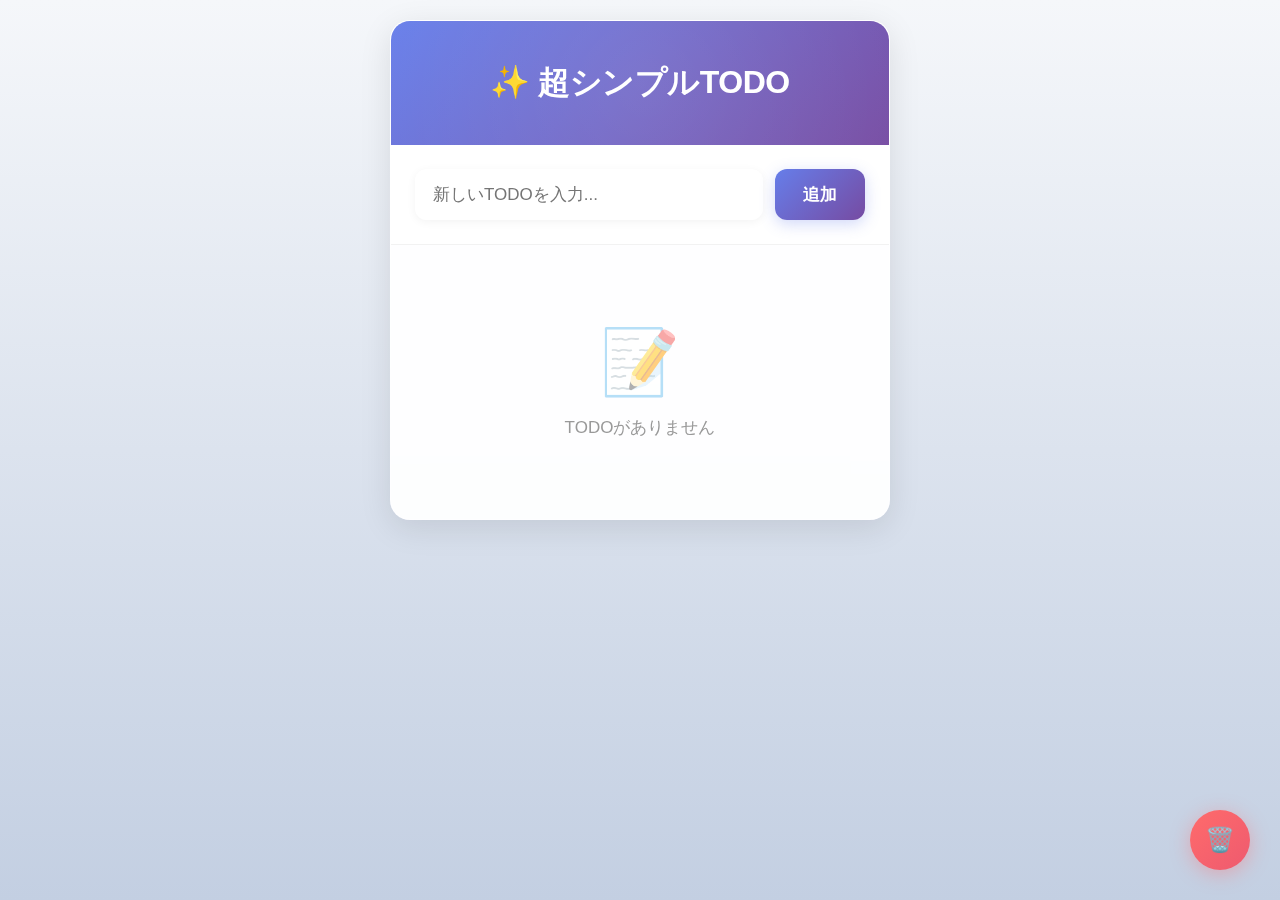
<file: index.html>
<!DOCTYPE html>
<html lang="ja">
<head>
    <meta charset="UTF-8">
    <meta name="viewport" content="width=device-width, initial-scale=1.0">
    <title>超シンプルTODO</title>
    <style>
        * {
            margin: 0;
            padding: 0;
            box-sizing: border-box;
        }
        
        body {
            font-family: -apple-system, BlinkMacSystemFont, 'SF Pro Display', 'SF Pro Text', 'Helvetica Neue', sans-serif;
            background: linear-gradient(180deg, #f5f7fa 0%, #c3cfe2 100%);
            min-height: 100vh;
            padding: 20px;
            position: relative;
            overflow-x: hidden;
        }
        
        .container {
            max-width: 500px;
            margin: 0 auto;
            background: rgba(255, 255, 255, 0.95);
            backdrop-filter: blur(20px);
            -webkit-backdrop-filter: blur(20px);
            border-radius: 20px;
            box-shadow: 0 8px 32px rgba(0, 0, 0, 0.1);
            overflow: hidden;
            border: 1px solid rgba(255, 255, 255, 0.3);
        }
        
        .header {
            background: linear-gradient(135deg, #667eea 0%, #764ba2 100%);
            color: white;
            padding: 40px 30px;
            text-align: center;
            position: relative;
            overflow: hidden;
        }
        
        .header::before {
            content: '';
            position: absolute;
            top: -50%;
            left: -50%;
            width: 200%;
            height: 200%;
            background: radial-gradient(circle, rgba(255,255,255,0.1) 0%, transparent 70%);
            animation: shimmer 3s infinite;
        }
        
        @keyframes shimmer {
            0%, 100% { transform: rotate(0deg); }
            50% { transform: rotate(180deg); }
        }
        
        .header h1 {
            font-size: 32px;
            font-weight: 700;
            letter-spacing: -0.5px;
            position: relative;
            z-index: 1;
        }
        
        .input-section {
            padding: 24px;
            background: rgba(255, 255, 255, 0.5);
            border-bottom: 1px solid rgba(0, 0, 0, 0.05);
        }
        
        .input-group {
            display: flex;
            gap: 12px;
            position: relative;
        }
        
        #todoInput {
            flex: 1;
            padding: 14px 18px;
            border: none;
            border-radius: 12px;
            font-size: 17px;
            outline: none;
            background: rgba(255, 255, 255, 0.9);
            box-shadow: 0 2px 10px rgba(0, 0, 0, 0.05);
            transition: all 0.3s cubic-bezier(0.4, 0, 0.2, 1);
        }
        
        #todoInput:focus {
            background: white;
            box-shadow: 0 4px 20px rgba(102, 126, 234, 0.2);
            transform: translateY(-2px);
        }
        
        #addBtn {
            padding: 14px 28px;
            background: linear-gradient(135deg, #667eea 0%, #764ba2 100%);
            color: white;
            border: none;
            border-radius: 12px;
            font-size: 17px;
            font-weight: 600;
            cursor: pointer;
            transition: all 0.3s cubic-bezier(0.4, 0, 0.2, 1);
            box-shadow: 0 4px 15px rgba(102, 126, 234, 0.3);
        }
        
        #addBtn:hover {
            transform: translateY(-2px);
            box-shadow: 0 6px 20px rgba(102, 126, 234, 0.4);
        }
        
        #addBtn:active {
            transform: translateY(0) scale(0.98);
        }
        
        .todo-list {
            padding: 20px;
            max-height: 500px;
            overflow-y: auto;
            -webkit-overflow-scrolling: touch;
        }
        
        .todo-list::-webkit-scrollbar {
            width: 6px;
        }
        
        .todo-list::-webkit-scrollbar-track {
            background: transparent;
        }
        
        .todo-list::-webkit-scrollbar-thumb {
            background: rgba(0, 0, 0, 0.2);
            border-radius: 3px;
        }
        
        .todo-item {
            display: flex;
            align-items: center;
            gap: 14px;
            padding: 16px;
            margin-bottom: 10px;
            background: rgba(255, 255, 255, 0.8);
            border-radius: 14px;
            transition: all 0.3s cubic-bezier(0.4, 0, 0.2, 1);
            box-shadow: 0 2px 8px rgba(0, 0, 0, 0.05);
            position: relative;
            overflow: hidden;
        }
        
        .todo-item::before {
            content: '';
            position: absolute;
            left: 0;
            top: 0;
            bottom: 0;
            width: 4px;
            background: linear-gradient(135deg, #667eea 0%, #764ba2 100%);
            transform: scaleY(0);
            transition: transform 0.3s cubic-bezier(0.4, 0, 0.2, 1);
        }
        
        .todo-item:hover {
            background: rgba(255, 255, 255, 1);
            transform: translateX(4px);
            box-shadow: 0 4px 12px rgba(0, 0, 0, 0.1);
        }
        
        .todo-item:hover::before {
            transform: scaleY(1);
        }
        
        .todo-item.completed {
            opacity: 0.5;
        }
        
        .todo-item.completed .todo-text {
            text-decoration: line-through;
            color: #999;
        }
        
        .todo-item.deleting {
            animation: trashAnimation 0.6s cubic-bezier(0.4, 0, 0.2, 1) forwards;
        }
        
        @keyframes trashAnimation {
            0% {
                transform: translateX(0) scale(1);
                opacity: 1;
            }
            50% {
                transform: translateX(100px) scale(0.8);
                opacity: 0.7;
            }
            100% {
                transform: translateX(200px) scale(0.3);
                opacity: 0;
            }
        }
        
        .todo-checkbox {
            width: 22px;
            height: 22px;
            cursor: pointer;
            accent-color: #667eea;
            border-radius: 6px;
        }
        
        .todo-text {
            flex: 1;
            font-size: 17px;
            color: #1d1d1f;
            font-weight: 400;
            letter-spacing: -0.2px;
        }
        
        .delete-btn {
            padding: 8px 16px;
            background: linear-gradient(135deg, #ff6b6b 0%, #ee5a6f 100%);
            color: white;
            border: none;
            border-radius: 10px;
            font-size: 15px;
            font-weight: 500;
            cursor: pointer;
            transition: all 0.3s cubic-bezier(0.4, 0, 0.2, 1);
            box-shadow: 0 2px 8px rgba(255, 107, 107, 0.3);
        }
        
        .delete-btn:hover {
            transform: translateY(-2px);
            box-shadow: 0 4px 12px rgba(255, 107, 107, 0.4);
        }
        
        .delete-btn:active {
            transform: translateY(0) scale(0.95);
        }
        
        .empty-state {
            text-align: center;
            padding: 60px 20px;
            color: #999;
            font-size: 17px;
        }
        
        .empty-state::before {
            content: "📝";
            font-size: 64px;
            display: block;
            margin-bottom: 16px;
            opacity: 0.5;
        }
        
        /* キラキラエフェクト */
        .sparkle-container {
            position: fixed;
            pointer-events: none;
            z-index: 9999;
        }
        
        .sparkle {
            position: absolute;
            width: 8px;
            height: 8px;
            background: #ffd700;
            border-radius: 50%;
            box-shadow: 0 0 10px #ffd700, 0 0 20px #ffd700;
            animation: sparkleAnimation 1.5s ease-out forwards;
        }
        
        @keyframes sparkleAnimation {
            0% {
                transform: translate(0, 0) scale(0) rotate(0deg);
                opacity: 1;
            }
            50% {
                opacity: 1;
            }
            100% {
                transform: translate(var(--tx), var(--ty)) scale(1.5) rotate(360deg);
                opacity: 0;
            }
        }
        
        /* ゴミ箱アイコン */
        .trash-icon {
            position: fixed;
            bottom: 30px;
            right: 30px;
            width: 60px;
            height: 60px;
            background: linear-gradient(135deg, #ff6b6b 0%, #ee5a6f 100%);
            border-radius: 50%;
            display: flex;
            align-items: center;
            justify-content: center;
            box-shadow: 0 4px 20px rgba(255, 107, 107, 0.4);
            z-index: 1000;
            font-size: 24px;
            transition: all 0.3s cubic-bezier(0.4, 0, 0.2, 1);
        }
        
        .trash-icon.active {
            transform: scale(1.2);
            box-shadow: 0 6px 30px rgba(255, 107, 107, 0.6);
        }
        
        @media (max-width: 600px) {
            .container {
                border-radius: 0;
                margin: 0;
                max-width: 100%;
            }
            
            .trash-icon {
                bottom: 20px;
                right: 20px;
                width: 50px;
                height: 50px;
                font-size: 20px;
            }
        }
    </style>
</head>
<body>
    <div class="container">
        <div class="header">
            <h1>✨ 超シンプルTODO</h1>
        </div>
        
        <div class="input-section">
            <div class="input-group">
                <input 
                    type="text" 
                    id="todoInput" 
                    placeholder="新しいTODOを入力..."
                    autocomplete="off"
                >
                <button id="addBtn">追加</button>
            </div>
        </div>
        
        <div class="todo-list" id="todoList">
            <div class="empty-state">TODOがありません</div>
        </div>
    </div>
    
    <div class="trash-icon" id="trashIcon">🗑️</div>

    <script>
        const todoInput = document.getElementById('todoInput');
        const addBtn = document.getElementById('addBtn');
        const todoList = document.getElementById('todoList');
        const trashIcon = document.getElementById('trashIcon');
        
        let todos = JSON.parse(localStorage.getItem('todos')) || [];
        let completedCount = 0;
        
        function createSparkles(x, y) {
            const container = document.createElement('div');
            container.className = 'sparkle-container';
            document.body.appendChild(container);
            
            const count = 20;
            for (let i = 0; i < count; i++) {
                const sparkle = document.createElement('div');
                sparkle.className = 'sparkle';
                
                const angle = (Math.PI * 2 * i) / count;
                const distance = 100 + Math.random() * 50;
                const tx = Math.cos(angle) * distance;
                const ty = Math.sin(angle) * distance;
                
                sparkle.style.left = x + 'px';
                sparkle.style.top = y + 'px';
                sparkle.style.setProperty('--tx', tx + 'px');
                sparkle.style.setProperty('--ty', ty + 'px');
                sparkle.style.animationDelay = (Math.random() * 0.3) + 's';
                
                container.appendChild(sparkle);
            }
            
            setTimeout(() => {
                container.remove();
            }, 2000);
        }
        
        function renderTodos() {
            if (todos.length === 0) {
                todoList.innerHTML = '<div class="empty-state">TODOがありません</div>';
                return;
            }
            
            todoList.innerHTML = todos.map((todo, index) => `
                <div class="todo-item ${todo.completed ? 'completed' : ''}" data-index="${index}">
                    <input 
                        type="checkbox" 
                        class="todo-checkbox" 
                        ${todo.completed ? 'checked' : ''}
                        onchange="toggleTodo(${index})"
                    >
                    <span class="todo-text">${escapeHtml(todo.text)}</span>
                    <button class="delete-btn" onclick="deleteTodo(${index})">削除</button>
                </div>
            `).join('');
        }
        
        function escapeHtml(text) {
            const div = document.createElement('div');
            div.textContent = text;
            return div.innerHTML;
        }
        
        function addTodo() {
            const text = todoInput.value.trim();
            if (!text) return;
            
            const rect = addBtn.getBoundingClientRect();
            const x = rect.left + rect.width / 2;
            const y = rect.top + rect.height / 2;
            
            createSparkles(x, y);
            
            todos.push({ text, completed: false });
            todoInput.value = '';
            saveTodos();
            renderTodos();
            
            // 入力フィールドにフォーカスを戻す
            setTimeout(() => {
                todoInput.focus();
            }, 100);
        }
        
        function deleteTodo(index) {
            todos.splice(index, 1);
            saveTodos();
            renderTodos();
        }
        
        function toggleTodo(index) {
            const wasCompleted = todos[index].completed;
            todos[index].completed = !todos[index].completed;
            saveTodos();
            
            if (todos[index].completed && !wasCompleted) {
                // 完了したタスクをゴミ箱に捨てるアニメーション
                const todoItem = document.querySelector(`[data-index="${index}"]`);
                if (todoItem) {
                    todoItem.classList.add('deleting');
                    
                    // ゴミ箱アイコンをアニメーション
                    trashIcon.classList.add('active');
                    
                    setTimeout(() => {
                        // 実際には削除せず、完了状態を保持
                        renderTodos();
                        trashIcon.classList.remove('active');
                    }, 600);
                }
            } else {
                renderTodos();
            }
        }
        
        function saveTodos() {
            localStorage.setItem('todos', JSON.stringify(todos));
        }
        
        addBtn.addEventListener('click', addTodo);
        
        todoInput.addEventListener('keypress', (e) => {
            if (e.key === 'Enter') {
                addTodo();
            }
        });
        
        renderTodos();
    </script>
</body>
</html>
</file>
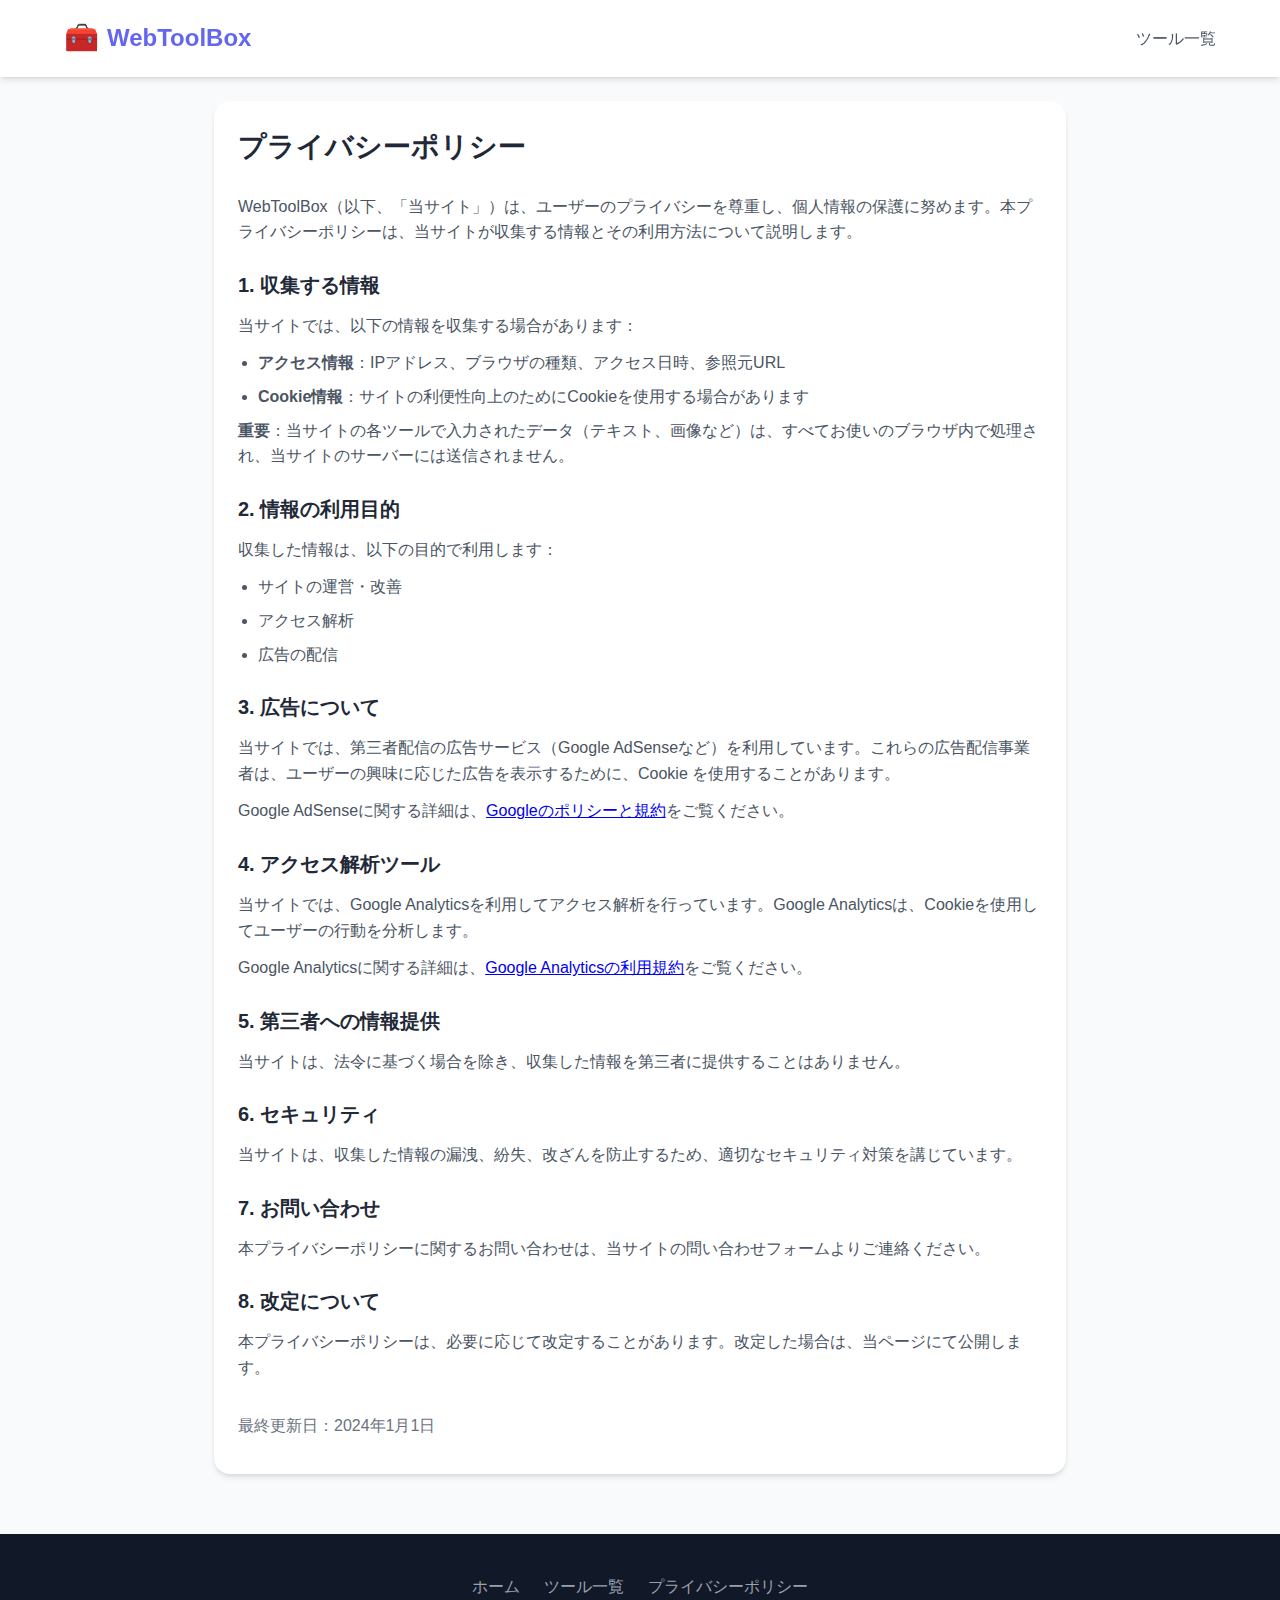
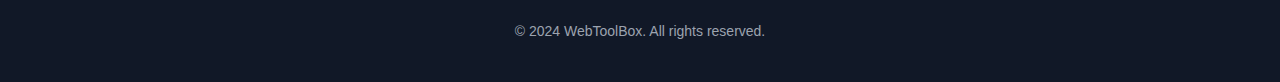
<file: privacy.html>
<!DOCTYPE html>
<html lang="ja">
<head>
    <meta charset="UTF-8">
    <meta name="viewport" content="width=device-width, initial-scale=1.0">
    <meta name="description" content="WebToolBoxのプライバシーポリシー。個人情報の取り扱いについて説明します。">
    <meta name="robots" content="noindex">
    <title>プライバシーポリシー - WebToolBox</title>
    <link rel="stylesheet" href="css/style.css">
    <link rel="icon" href="data:image/svg+xml,<svg xmlns='http://www.w3.org/2000/svg' viewBox='0 0 100 100'><text y='.9em' font-size='90'>🧰</text></svg>">
</head>
<body class="tool-page">
    <!-- Header -->
    <header class="site-header">
        <div class="header-content">
            <a href="/" class="logo">
                <span class="logo-icon">🧰</span>
                <span>WebToolBox</span>
            </a>
            <nav>
                <ul class="nav-links">
                    <li><a href="/">ツール一覧</a></li>
                </ul>
            </nav>
        </div>
    </header>

    <!-- Main Content -->
    <main class="tool-content" style="padding-top: 40px;">
        <div class="info-box">
            <h1 style="font-size: 28px; margin-bottom: 24px;">プライバシーポリシー</h1>
            
            <p>WebToolBox（以下、「当サイト」）は、ユーザーのプライバシーを尊重し、個人情報の保護に努めます。本プライバシーポリシーは、当サイトが収集する情報とその利用方法について説明します。</p>

            <h2 style="font-size: 20px; margin: 24px 0 12px;">1. 収集する情報</h2>
            <p>当サイトでは、以下の情報を収集する場合があります：</p>
            <ul>
                <li><strong>アクセス情報</strong>：IPアドレス、ブラウザの種類、アクセス日時、参照元URL</li>
                <li><strong>Cookie情報</strong>：サイトの利便性向上のためにCookieを使用する場合があります</li>
            </ul>
            <p><strong>重要</strong>：当サイトの各ツールで入力されたデータ（テキスト、画像など）は、すべてお使いのブラウザ内で処理され、当サイトのサーバーには送信されません。</p>

            <h2 style="font-size: 20px; margin: 24px 0 12px;">2. 情報の利用目的</h2>
            <p>収集した情報は、以下の目的で利用します：</p>
            <ul>
                <li>サイトの運営・改善</li>
                <li>アクセス解析</li>
                <li>広告の配信</li>
            </ul>

            <h2 style="font-size: 20px; margin: 24px 0 12px;">3. 広告について</h2>
            <p>当サイトでは、第三者配信の広告サービス（Google AdSenseなど）を利用しています。これらの広告配信事業者は、ユーザーの興味に応じた広告を表示するために、Cookie を使用することがあります。</p>
            <p>Google AdSenseに関する詳細は、<a href="https://policies.google.com/technologies/ads?hl=ja" target="_blank" rel="noopener">Googleのポリシーと規約</a>をご覧ください。</p>

            <h2 style="font-size: 20px; margin: 24px 0 12px;">4. アクセス解析ツール</h2>
            <p>当サイトでは、Google Analyticsを利用してアクセス解析を行っています。Google Analyticsは、Cookieを使用してユーザーの行動を分析します。</p>
            <p>Google Analyticsに関する詳細は、<a href="https://marketingplatform.google.com/about/analytics/terms/jp/" target="_blank" rel="noopener">Google Analyticsの利用規約</a>をご覧ください。</p>

            <h2 style="font-size: 20px; margin: 24px 0 12px;">5. 第三者への情報提供</h2>
            <p>当サイトは、法令に基づく場合を除き、収集した情報を第三者に提供することはありません。</p>

            <h2 style="font-size: 20px; margin: 24px 0 12px;">6. セキュリティ</h2>
            <p>当サイトは、収集した情報の漏洩、紛失、改ざんを防止するため、適切なセキュリティ対策を講じています。</p>

            <h2 style="font-size: 20px; margin: 24px 0 12px;">7. お問い合わせ</h2>
            <p>本プライバシーポリシーに関するお問い合わせは、当サイトの問い合わせフォームよりご連絡ください。</p>

            <h2 style="font-size: 20px; margin: 24px 0 12px;">8. 改定について</h2>
            <p>本プライバシーポリシーは、必要に応じて改定することがあります。改定した場合は、当ページにて公開します。</p>

            <p style="margin-top: 32px; color: var(--gray-500);">最終更新日：2024年1月1日</p>
        </div>
    </main>

    <!-- Footer -->
    <footer class="site-footer">
        <div class="footer-content">
            <div class="footer-links">
                <a href="/">ホーム</a>
                <a href="/#tools">ツール一覧</a>
                <a href="/privacy.html">プライバシーポリシー</a>
            </div>
            <p class="copyright">&copy; 2024 WebToolBox. All rights reserved.</p>
        </div>
    </footer>
</body>
</html>
</file>
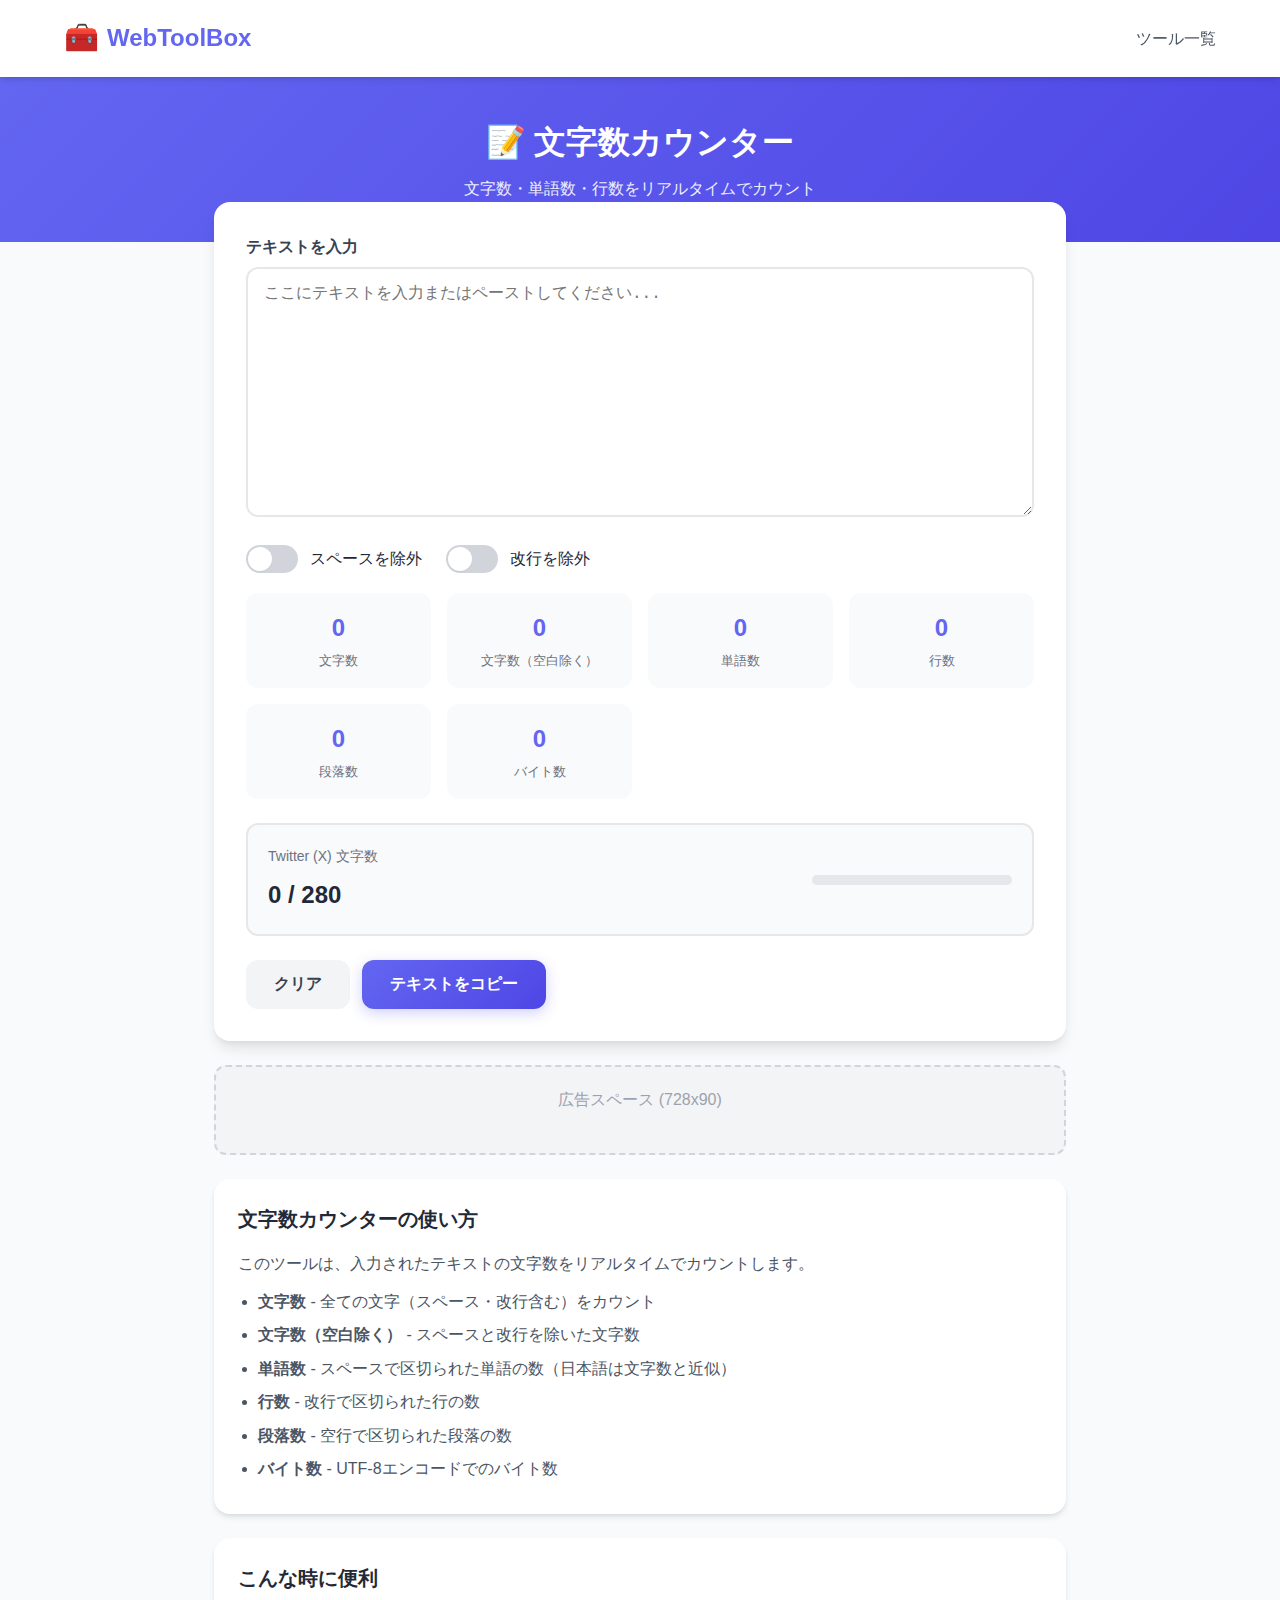
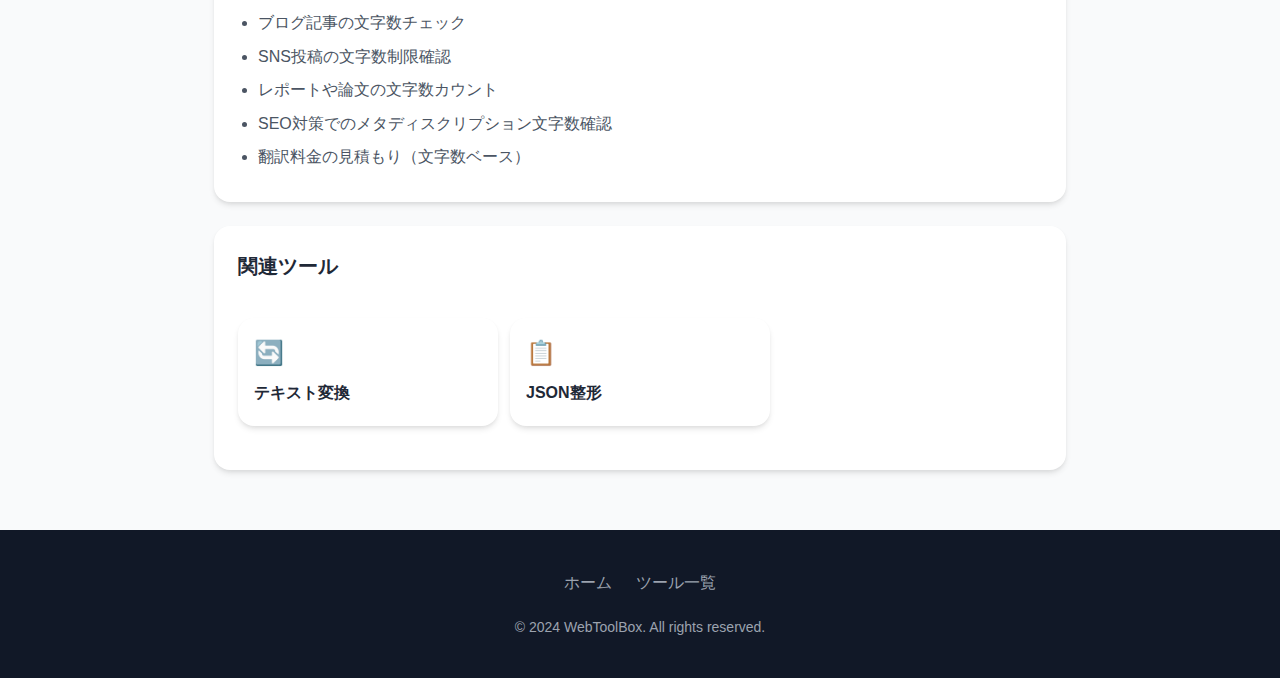
<file: tools/character-counter.html>
<!DOCTYPE html>
<html lang="ja">
<head>
    <meta charset="UTF-8">
    <meta name="viewport" content="width=device-width, initial-scale=1.0">
    <meta name="description" content="無料の文字数カウントツール。文字数・単語数・行数・段落数をリアルタイムでカウント。スペース除外やTwitter文字数制限にも対応。">
    <meta name="keywords" content="文字数カウント,文字数カウンター,単語数カウント,行数カウント,オンラインツール,無料">
    <meta name="robots" content="index, follow">
    <meta property="og:title" content="文字数カウンター - WebToolBox">
    <meta property="og:description" content="文字数・単語数・行数をリアルタイムでカウント。原稿の文字数チェックに最適な無料ツール。">
    <link rel="canonical" href="https://webtoolbox.example.com/tools/character-counter.html">
    <title>文字数カウンター | 無料オンライン文字数カウントツール - WebToolBox</title>
    <link rel="stylesheet" href="../css/style.css">
    <link rel="icon" href="data:image/svg+xml,<svg xmlns='http://www.w3.org/2000/svg' viewBox='0 0 100 100'><text y='.9em' font-size='90'>📝</text></svg>">
</head>
<body class="tool-page">
    <!-- Header -->
    <header class="site-header">
        <div class="header-content">
            <a href="../" class="logo">
                <span class="logo-icon">🧰</span>
                <span>WebToolBox</span>
            </a>
            <nav>
                <ul class="nav-links">
                    <li><a href="../">ツール一覧</a></li>
                </ul>
            </nav>
        </div>
    </header>

    <!-- Tool Header -->
    <section class="tool-header">
        <h1>📝 文字数カウンター</h1>
        <p>文字数・単語数・行数をリアルタイムでカウント</p>
    </section>

    <!-- Main Content -->
    <main class="tool-content">
        <div class="tool-main">
            <!-- Input Area -->
            <div class="form-group">
                <label class="form-label" for="inputText">テキストを入力</label>
                <textarea 
                    id="inputText" 
                    class="form-textarea" 
                    placeholder="ここにテキストを入力またはペーストしてください..."
                    style="min-height: 250px;"
                ></textarea>
            </div>

            <!-- Options -->
            <div class="form-group" style="display: flex; gap: 24px; flex-wrap: wrap;">
                <label class="toggle-group">
                    <span class="toggle" id="toggleSpaces" onclick="toggleOption('spaces')"></span>
                    <span>スペースを除外</span>
                </label>
                <label class="toggle-group">
                    <span class="toggle" id="toggleNewlines" onclick="toggleOption('newlines')"></span>
                    <span>改行を除外</span>
                </label>
            </div>

            <!-- Stats -->
            <div class="stats-grid">
                <div class="stat-item">
                    <div class="stat-value" id="charCount">0</div>
                    <div class="stat-label">文字数</div>
                </div>
                <div class="stat-item">
                    <div class="stat-value" id="charCountNoSpace">0</div>
                    <div class="stat-label">文字数（空白除く）</div>
                </div>
                <div class="stat-item">
                    <div class="stat-value" id="wordCount">0</div>
                    <div class="stat-label">単語数</div>
                </div>
                <div class="stat-item">
                    <div class="stat-value" id="lineCount">0</div>
                    <div class="stat-label">行数</div>
                </div>
                <div class="stat-item">
                    <div class="stat-value" id="paragraphCount">0</div>
                    <div class="stat-label">段落数</div>
                </div>
                <div class="stat-item">
                    <div class="stat-value" id="byteCount">0</div>
                    <div class="stat-label">バイト数</div>
                </div>
            </div>

            <!-- Twitter Counter -->
            <div class="result-box" style="margin-top: 24px;">
                <div style="display: flex; justify-content: space-between; align-items: center; flex-wrap: wrap; gap: 12px;">
                    <div>
                        <div class="result-label">Twitter (X) 文字数</div>
                        <div style="font-size: 24px; font-weight: 700;">
                            <span id="twitterCount">0</span> / 280
                        </div>
                    </div>
                    <div style="width: 200px; background: var(--gray-200); border-radius: 10px; height: 10px; overflow: hidden;">
                        <div id="twitterBar" style="height: 100%; background: var(--primary); border-radius: 10px; transition: all 0.3s; width: 0%;"></div>
                    </div>
                </div>
            </div>

            <!-- Buttons -->
            <div class="btn-group" style="margin-top: 24px;">
                <button class="btn btn-secondary" onclick="clearText()">
                    クリア
                </button>
                <button class="btn btn-primary" onclick="copyText()">
                    テキストをコピー
                </button>
            </div>
        </div>

        <!-- Ad Space -->
        <div class="ad-container horizontal">
            <span>広告スペース (728x90)</span>
        </div>

        <!-- Info Section -->
        <div class="info-box">
            <h2>文字数カウンターの使い方</h2>
            <p>このツールは、入力されたテキストの文字数をリアルタイムでカウントします。</p>
            <ul>
                <li><strong>文字数</strong> - 全ての文字（スペース・改行含む）をカウント</li>
                <li><strong>文字数（空白除く）</strong> - スペースと改行を除いた文字数</li>
                <li><strong>単語数</strong> - スペースで区切られた単語の数（日本語は文字数と近似）</li>
                <li><strong>行数</strong> - 改行で区切られた行の数</li>
                <li><strong>段落数</strong> - 空行で区切られた段落の数</li>
                <li><strong>バイト数</strong> - UTF-8エンコードでのバイト数</li>
            </ul>
        </div>

        <!-- Use Cases -->
        <div class="info-box">
            <h2>こんな時に便利</h2>
            <ul>
                <li>ブログ記事の文字数チェック</li>
                <li>SNS投稿の文字数制限確認</li>
                <li>レポートや論文の文字数カウント</li>
                <li>SEO対策でのメタディスクリプション文字数確認</li>
                <li>翻訳料金の見積もり（文字数ベース）</li>
            </ul>
        </div>

        <!-- Related Tools -->
        <div class="info-box">
            <h2>関連ツール</h2>
            <div class="tool-grid" style="grid-template-columns: repeat(auto-fill, minmax(200px, 1fr)); gap: 12px;">
                <a href="text-converter.html" class="tool-card" style="padding: 16px;">
                    <span style="font-size: 24px;">🔄</span>
                    <h3 style="font-size: 16px; margin: 8px 0 4px;">テキスト変換</h3>
                </a>
                <a href="json-formatter.html" class="tool-card" style="padding: 16px;">
                    <span style="font-size: 24px;">📋</span>
                    <h3 style="font-size: 16px; margin: 8px 0 4px;">JSON整形</h3>
                </a>
            </div>
        </div>
    </main>

    <!-- Footer -->
    <footer class="site-footer">
        <div class="footer-content">
            <div class="footer-links">
                <a href="../">ホーム</a>
                <a href="../#tools">ツール一覧</a>
            </div>
            <p class="copyright">&copy; 2024 WebToolBox. All rights reserved.</p>
        </div>
    </footer>

    <script src="../js/common.js"></script>
    <script>
        const inputText = document.getElementById('inputText');
        const options = {
            spaces: false,
            newlines: false
        };

        // カウント処理
        function countCharacters() {
            let text = inputText.value;
            let processedText = text;

            if (options.spaces) {
                processedText = processedText.replace(/[ 　\t]/g, '');
            }
            if (options.newlines) {
                processedText = processedText.replace(/\n/g, '');
            }

            // 基本カウント
            const charCount = processedText.length;
            const charCountNoSpace = text.replace(/[\s]/g, '').length;
            
            // 単語数（英語はスペース区切り、日本語は概算）
            const words = text.trim().split(/\s+/).filter(w => w.length > 0);
            const wordCount = text.trim() === '' ? 0 : words.length;
            
            // 行数
            const lines = text.split('\n');
            const lineCount = text === '' ? 0 : lines.length;
            
            // 段落数
            const paragraphs = text.split(/\n\s*\n/).filter(p => p.trim().length > 0);
            const paragraphCount = text.trim() === '' ? 0 : paragraphs.length;
            
            // バイト数（UTF-8）
            const byteCount = new Blob([text]).size;
            
            // Twitter文字数（簡易版：URLは23文字換算など省略）
            const twitterCount = text.length;
            const twitterPercent = Math.min((twitterCount / 280) * 100, 100);

            // 更新
            document.getElementById('charCount').textContent = formatNumber(charCount);
            document.getElementById('charCountNoSpace').textContent = formatNumber(charCountNoSpace);
            document.getElementById('wordCount').textContent = formatNumber(wordCount);
            document.getElementById('lineCount').textContent = formatNumber(lineCount);
            document.getElementById('paragraphCount').textContent = formatNumber(paragraphCount);
            document.getElementById('byteCount').textContent = formatNumber(byteCount);
            document.getElementById('twitterCount').textContent = twitterCount;
            
            const twitterBar = document.getElementById('twitterBar');
            twitterBar.style.width = twitterPercent + '%';
            twitterBar.style.background = twitterCount > 280 ? 'var(--danger)' : 
                                         twitterCount > 250 ? 'var(--accent)' : 'var(--primary)';
        }

        // オプション切り替え
        function toggleOption(option) {
            options[option] = !options[option];
            const toggle = document.getElementById('toggle' + option.charAt(0).toUpperCase() + option.slice(1));
            toggle.classList.toggle('active', options[option]);
            countCharacters();
        }

        // クリア
        function clearText() {
            inputText.value = '';
            countCharacters();
            inputText.focus();
        }

        // コピー
        function copyText() {
            if (inputText.value) {
                navigator.clipboard.writeText(inputText.value).then(() => {
                    showToast('テキストをコピーしました');
                });
            }
        }

        // イベントリスナー
        inputText.addEventListener('input', debounce(countCharacters, 50));

        // 初期カウント
        countCharacters();
    </script>
</body>
</html>
</file>
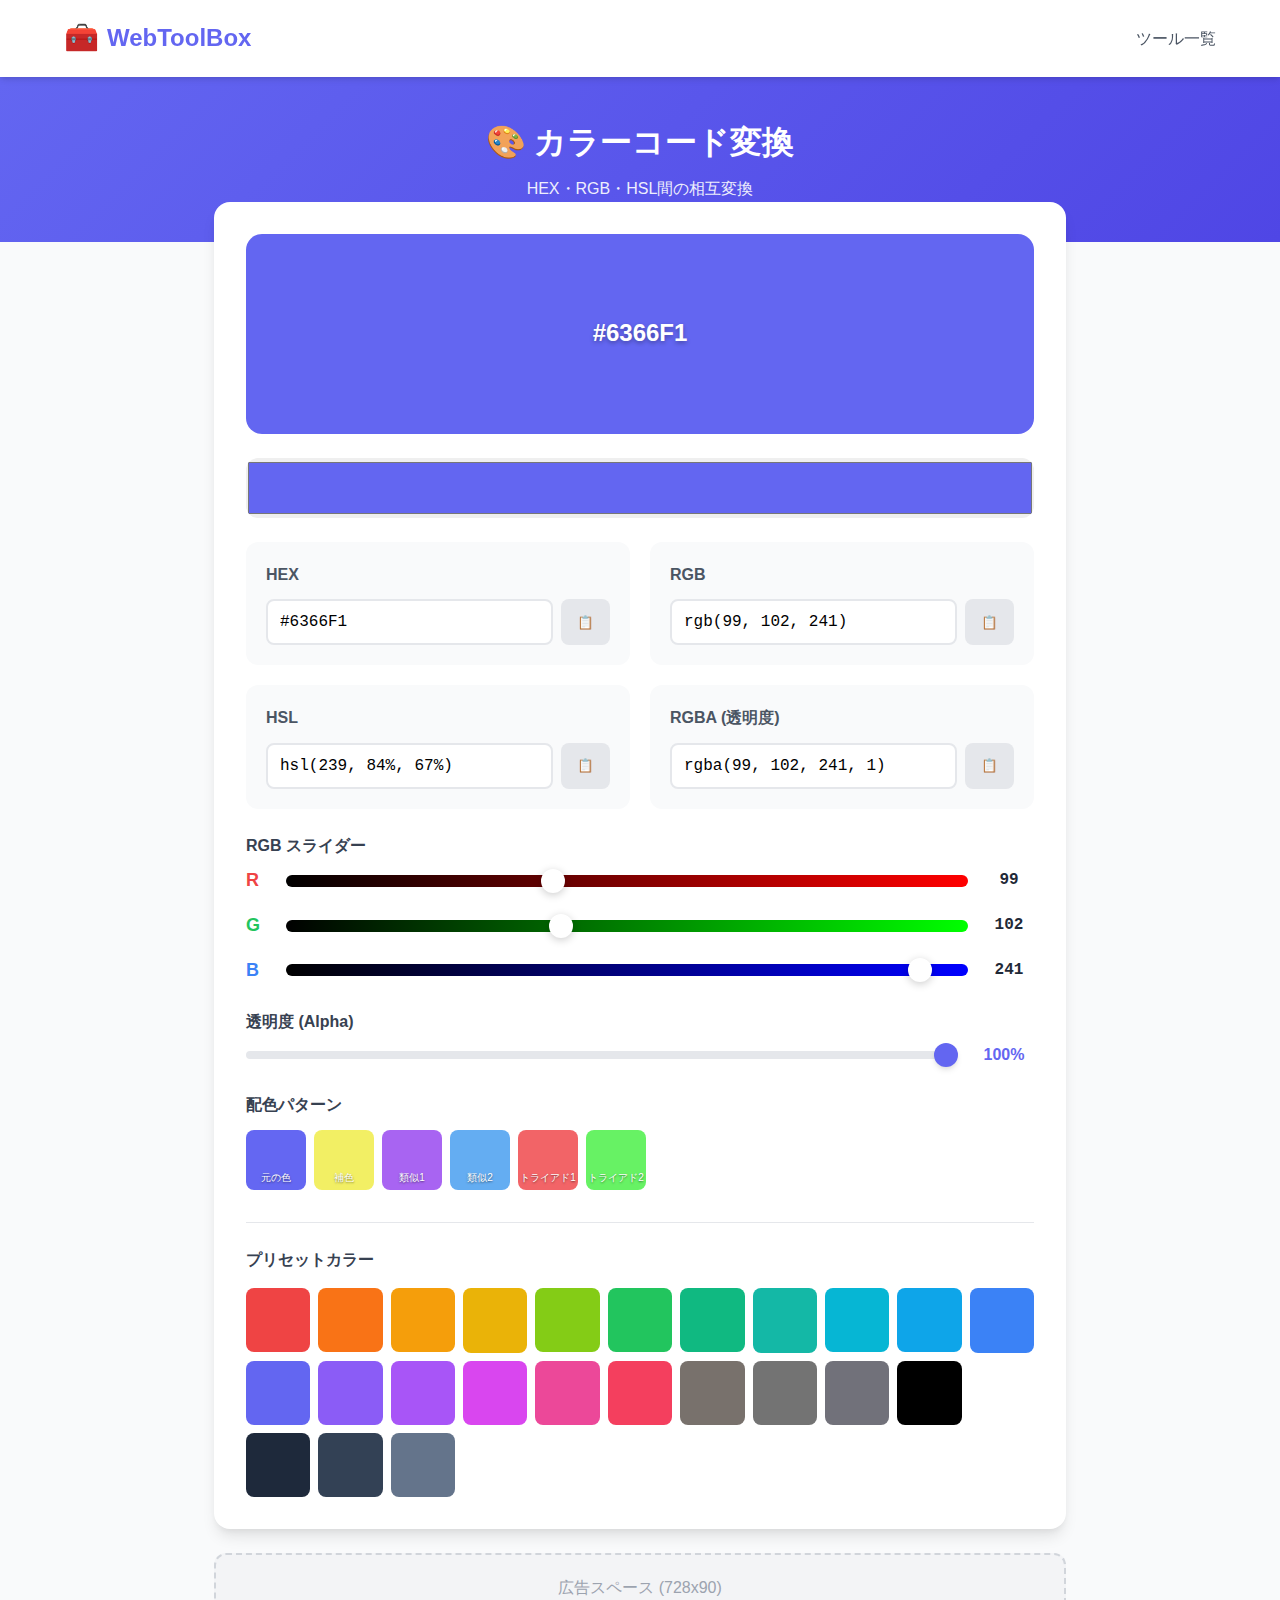
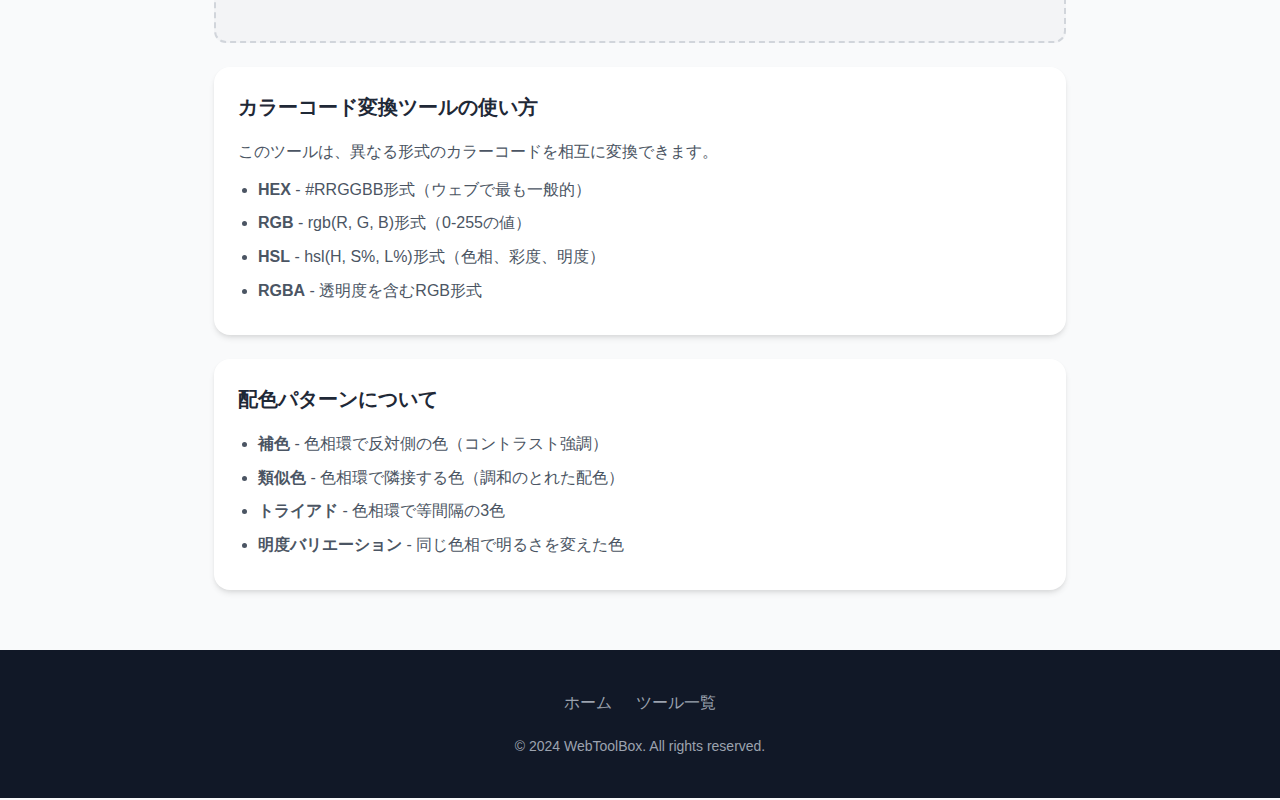
<file: tools/color-converter.html>
<!DOCTYPE html>
<html lang="ja">
<head>
    <meta charset="UTF-8">
    <meta name="viewport" content="width=device-width, initial-scale=1.0">
    <meta name="description" content="HEX・RGB・HSL間のカラーコード相互変換ツール。カラーピッカーでプレビューしながら操作。デザイナー必須の無料ツール。">
    <meta name="keywords" content="カラーコード変換,HEX RGB変換,色変換,カラーピッカー,HSL変換,オンラインツール">
    <meta name="robots" content="index, follow">
    <meta property="og:title" content="カラーコード変換 - WebToolBox">
    <meta property="og:description" content="HEX・RGB・HSL間の相互変換。カラーピッカーでプレビューしながら操作できる無料ツール。">
    <link rel="canonical" href="https://webtoolbox.example.com/tools/color-converter.html">
    <title>カラーコード変換 | HEX RGB HSL 相互変換ツール - WebToolBox</title>
    <link rel="stylesheet" href="../css/style.css">
    <link rel="icon" href="data:image/svg+xml,<svg xmlns='http://www.w3.org/2000/svg' viewBox='0 0 100 100'><text y='.9em' font-size='90'>🎨</text></svg>">
    <style>
        .color-preview {
            height: 200px;
            border-radius: var(--radius-lg);
            display: flex;
            align-items: center;
            justify-content: center;
            color: white;
            font-size: 24px;
            font-weight: 700;
            text-shadow: 0 2px 4px rgba(0,0,0,0.3);
            margin-bottom: 24px;
            transition: background 0.3s;
            position: relative;
            overflow: hidden;
        }
        .color-preview::before {
            content: '';
            position: absolute;
            inset: 0;
            background: linear-gradient(45deg, #ccc 25%, transparent 25%),
                        linear-gradient(-45deg, #ccc 25%, transparent 25%),
                        linear-gradient(45deg, transparent 75%, #ccc 75%),
                        linear-gradient(-45deg, transparent 75%, #ccc 75%);
            background-size: 20px 20px;
            background-position: 0 0, 0 10px, 10px -10px, -10px 0px;
            z-index: -1;
        }
        .color-picker-large {
            width: 100%;
            height: 60px;
            border: none;
            border-radius: var(--radius);
            cursor: pointer;
            margin-bottom: 24px;
        }
        .format-grid {
            display: grid;
            grid-template-columns: repeat(auto-fit, minmax(280px, 1fr));
            gap: 20px;
        }
        .format-card {
            background: var(--gray-50);
            border-radius: var(--radius);
            padding: 20px;
        }
        .format-card h3 {
            font-size: 16px;
            color: var(--gray-600);
            margin-bottom: 12px;
        }
        .format-value {
            display: flex;
            gap: 8px;
        }
        .format-value input {
            flex: 1;
            padding: 12px;
            border: 2px solid var(--gray-200);
            border-radius: 8px;
            font-family: 'SF Mono', monospace;
            font-size: 16px;
        }
        .format-value input:focus {
            outline: none;
            border-color: var(--primary);
        }
        .format-value button {
            padding: 12px 16px;
            background: var(--gray-200);
            border: none;
            border-radius: 8px;
            cursor: pointer;
            transition: var(--transition);
        }
        .format-value button:hover {
            background: var(--gray-300);
        }
        .rgb-sliders {
            margin-top: 24px;
        }
        .slider-row {
            display: flex;
            align-items: center;
            gap: 16px;
            margin-bottom: 16px;
        }
        .slider-label {
            width: 24px;
            font-weight: 700;
            font-size: 18px;
        }
        .slider-label.r { color: #ef4444; }
        .slider-label.g { color: #22c55e; }
        .slider-label.b { color: #3b82f6; }
        .slider-input {
            flex: 1;
            -webkit-appearance: none;
            height: 12px;
            border-radius: 6px;
            outline: none;
        }
        .slider-input.r {
            background: linear-gradient(to right, #000, #f00);
        }
        .slider-input.g {
            background: linear-gradient(to right, #000, #0f0);
        }
        .slider-input.b {
            background: linear-gradient(to right, #000, #00f);
        }
        .slider-input::-webkit-slider-thumb {
            -webkit-appearance: none;
            width: 24px;
            height: 24px;
            background: white;
            border-radius: 50%;
            cursor: pointer;
            box-shadow: 0 2px 8px rgba(0,0,0,0.2);
        }
        .slider-value {
            width: 50px;
            text-align: center;
            font-family: 'SF Mono', monospace;
            font-weight: 600;
        }
        .palette-section {
            margin-top: 32px;
            padding-top: 24px;
            border-top: 1px solid var(--gray-200);
        }
        .palette-grid {
            display: grid;
            grid-template-columns: repeat(auto-fill, minmax(60px, 1fr));
            gap: 8px;
            margin-top: 16px;
        }
        .palette-color {
            aspect-ratio: 1;
            border-radius: 8px;
            cursor: pointer;
            transition: transform 0.2s;
            border: 2px solid transparent;
        }
        .palette-color:hover {
            transform: scale(1.1);
            border-color: var(--gray-400);
        }
        .harmony-section {
            margin-top: 24px;
        }
        .harmony-colors {
            display: flex;
            gap: 8px;
            margin-top: 12px;
            flex-wrap: wrap;
        }
        .harmony-color {
            width: 60px;
            height: 60px;
            border-radius: 8px;
            cursor: pointer;
            display: flex;
            align-items: flex-end;
            justify-content: center;
            padding-bottom: 4px;
            font-size: 10px;
            color: white;
            text-shadow: 0 1px 2px rgba(0,0,0,0.5);
        }
    </style>
</head>
<body class="tool-page">
    <!-- Header -->
    <header class="site-header">
        <div class="header-content">
            <a href="../" class="logo">
                <span class="logo-icon">🧰</span>
                <span>WebToolBox</span>
            </a>
            <nav>
                <ul class="nav-links">
                    <li><a href="../">ツール一覧</a></li>
                </ul>
            </nav>
        </div>
    </header>

    <!-- Tool Header -->
    <section class="tool-header">
        <h1>🎨 カラーコード変換</h1>
        <p>HEX・RGB・HSL間の相互変換</p>
    </section>

    <!-- Main Content -->
    <main class="tool-content">
        <div class="tool-main">
            <!-- Color Preview -->
            <div class="color-preview" id="colorPreview" style="background: #6366f1;">
                #6366F1
            </div>

            <!-- Color Picker -->
            <input type="color" id="colorPicker" class="color-picker-large" value="#6366f1" oninput="updateFromPicker()">

            <!-- Format Cards -->
            <div class="format-grid">
                <div class="format-card">
                    <h3>HEX</h3>
                    <div class="format-value">
                        <input type="text" id="hexInput" value="#6366F1" oninput="updateFromHex()">
                        <button onclick="copyValue('hex')">📋</button>
                    </div>
                </div>
                <div class="format-card">
                    <h3>RGB</h3>
                    <div class="format-value">
                        <input type="text" id="rgbInput" value="rgb(99, 102, 241)" oninput="updateFromRgb()">
                        <button onclick="copyValue('rgb')">📋</button>
                    </div>
                </div>
                <div class="format-card">
                    <h3>HSL</h3>
                    <div class="format-value">
                        <input type="text" id="hslInput" value="hsl(239, 84%, 67%)" oninput="updateFromHsl()">
                        <button onclick="copyValue('hsl')">📋</button>
                    </div>
                </div>
                <div class="format-card">
                    <h3>RGBA (透明度)</h3>
                    <div class="format-value">
                        <input type="text" id="rgbaInput" value="rgba(99, 102, 241, 1)">
                        <button onclick="copyValue('rgba')">📋</button>
                    </div>
                </div>
            </div>

            <!-- RGB Sliders -->
            <div class="rgb-sliders">
                <label class="form-label">RGB スライダー</label>
                <div class="slider-row">
                    <span class="slider-label r">R</span>
                    <input type="range" class="slider-input r" id="sliderR" min="0" max="255" value="99" oninput="updateFromSliders()">
                    <span class="slider-value" id="valueR">99</span>
                </div>
                <div class="slider-row">
                    <span class="slider-label g">G</span>
                    <input type="range" class="slider-input g" id="sliderG" min="0" max="255" value="102" oninput="updateFromSliders()">
                    <span class="slider-value" id="valueG">102</span>
                </div>
                <div class="slider-row">
                    <span class="slider-label b">B</span>
                    <input type="range" class="slider-input b" id="sliderB" min="0" max="255" value="241" oninput="updateFromSliders()">
                    <span class="slider-value" id="valueB">241</span>
                </div>
            </div>

            <!-- Opacity -->
            <div class="form-group" style="margin-top: 24px;">
                <label class="form-label">透明度 (Alpha)</label>
                <div class="range-container">
                    <input type="range" id="alphaSlider" class="range-input" min="0" max="100" value="100" oninput="updateAlpha()">
                    <span class="range-value" id="alphaValue">100%</span>
                </div>
            </div>

            <!-- Color Harmony -->
            <div class="harmony-section">
                <label class="form-label">配色パターン</label>
                <div class="harmony-colors" id="harmonyColors"></div>
            </div>

            <!-- Preset Palette -->
            <div class="palette-section">
                <label class="form-label">プリセットカラー</label>
                <div class="palette-grid" id="paletteGrid"></div>
            </div>
        </div>

        <!-- Ad Space -->
        <div class="ad-container horizontal">
            <span>広告スペース (728x90)</span>
        </div>

        <!-- Info Section -->
        <div class="info-box">
            <h2>カラーコード変換ツールの使い方</h2>
            <p>このツールは、異なる形式のカラーコードを相互に変換できます。</p>
            <ul>
                <li><strong>HEX</strong> - #RRGGBB形式（ウェブで最も一般的）</li>
                <li><strong>RGB</strong> - rgb(R, G, B)形式（0-255の値）</li>
                <li><strong>HSL</strong> - hsl(H, S%, L%)形式（色相、彩度、明度）</li>
                <li><strong>RGBA</strong> - 透明度を含むRGB形式</li>
            </ul>
        </div>

        <!-- Tips -->
        <div class="info-box">
            <h2>配色パターンについて</h2>
            <ul>
                <li><strong>補色</strong> - 色相環で反対側の色（コントラスト強調）</li>
                <li><strong>類似色</strong> - 色相環で隣接する色（調和のとれた配色）</li>
                <li><strong>トライアド</strong> - 色相環で等間隔の3色</li>
                <li><strong>明度バリエーション</strong> - 同じ色相で明るさを変えた色</li>
            </ul>
        </div>
    </main>

    <!-- Footer -->
    <footer class="site-footer">
        <div class="footer-content">
            <div class="footer-links">
                <a href="../">ホーム</a>
                <a href="../#tools">ツール一覧</a>
            </div>
            <p class="copyright">&copy; 2024 WebToolBox. All rights reserved.</p>
        </div>
    </footer>

    <script src="../js/common.js"></script>
    <script>
        let currentColor = { r: 99, g: 102, b: 241, a: 1 };

        // プリセットカラー
        const presetColors = [
            '#ef4444', '#f97316', '#f59e0b', '#eab308', '#84cc16',
            '#22c55e', '#10b981', '#14b8a6', '#06b6d4', '#0ea5e9',
            '#3b82f6', '#6366f1', '#8b5cf6', '#a855f7', '#d946ef',
            '#ec4899', '#f43f5e', '#78716c', '#737373', '#71717a',
            '#000000', '#ffffff', '#1e293b', '#334155', '#64748b'
        ];

        // 初期化
        function init() {
            renderPalette();
            updateHarmony();
        }

        // パレット描画
        function renderPalette() {
            const grid = document.getElementById('paletteGrid');
            grid.innerHTML = presetColors.map(color => `
                <div class="palette-color" style="background: ${color};" onclick="setColor('${color}')"></div>
            `).join('');
        }

        // カラーピッカーから更新
        function updateFromPicker() {
            const hex = document.getElementById('colorPicker').value;
            setColorFromHex(hex);
        }

        // HEXから更新
        function updateFromHex() {
            let hex = document.getElementById('hexInput').value.trim();
            if (!hex.startsWith('#')) hex = '#' + hex;
            if (/^#[0-9A-Fa-f]{6}$/.test(hex)) {
                setColorFromHex(hex);
            }
        }

        // RGBから更新
        function updateFromRgb() {
            const match = document.getElementById('rgbInput').value.match(/(\d+)\s*,\s*(\d+)\s*,\s*(\d+)/);
            if (match) {
                currentColor.r = Math.min(255, parseInt(match[1]));
                currentColor.g = Math.min(255, parseInt(match[2]));
                currentColor.b = Math.min(255, parseInt(match[3]));
                updateUI();
            }
        }

        // HSLから更新
        function updateFromHsl() {
            const match = document.getElementById('hslInput').value.match(/(\d+)\s*,\s*(\d+)%?\s*,\s*(\d+)%?/);
            if (match) {
                const h = parseInt(match[1]);
                const s = parseInt(match[2]) / 100;
                const l = parseInt(match[3]) / 100;
                const rgb = hslToRgb(h, s, l);
                currentColor.r = rgb.r;
                currentColor.g = rgb.g;
                currentColor.b = rgb.b;
                updateUI();
            }
        }

        // スライダーから更新
        function updateFromSliders() {
            currentColor.r = parseInt(document.getElementById('sliderR').value);
            currentColor.g = parseInt(document.getElementById('sliderG').value);
            currentColor.b = parseInt(document.getElementById('sliderB').value);
            updateUI();
        }

        // 透明度更新
        function updateAlpha() {
            currentColor.a = parseInt(document.getElementById('alphaSlider').value) / 100;
            document.getElementById('alphaValue').textContent = Math.round(currentColor.a * 100) + '%';
            updateUI();
        }

        // プリセットから設定
        function setColor(hex) {
            setColorFromHex(hex);
        }

        // HEXから色を設定
        function setColorFromHex(hex) {
            const result = /^#?([a-f\d]{2})([a-f\d]{2})([a-f\d]{2})$/i.exec(hex);
            if (result) {
                currentColor.r = parseInt(result[1], 16);
                currentColor.g = parseInt(result[2], 16);
                currentColor.b = parseInt(result[3], 16);
                updateUI();
            }
        }

        // UI更新
        function updateUI() {
            const { r, g, b, a } = currentColor;
            const hex = rgbToHex(r, g, b);
            const hsl = rgbToHsl(r, g, b);

            // プレビュー
            const preview = document.getElementById('colorPreview');
            preview.style.background = `rgba(${r}, ${g}, ${b}, ${a})`;
            preview.textContent = hex.toUpperCase();
            preview.style.color = (r * 0.299 + g * 0.587 + b * 0.114) > 186 ? '#000' : '#fff';

            // カラーピッカー
            document.getElementById('colorPicker').value = hex;

            // 入力欄
            document.getElementById('hexInput').value = hex.toUpperCase();
            document.getElementById('rgbInput').value = `rgb(${r}, ${g}, ${b})`;
            document.getElementById('hslInput').value = `hsl(${hsl.h}, ${hsl.s}%, ${hsl.l}%)`;
            document.getElementById('rgbaInput').value = `rgba(${r}, ${g}, ${b}, ${a})`;

            // スライダー
            document.getElementById('sliderR').value = r;
            document.getElementById('sliderG').value = g;
            document.getElementById('sliderB').value = b;
            document.getElementById('valueR').textContent = r;
            document.getElementById('valueG').textContent = g;
            document.getElementById('valueB').textContent = b;

            // 配色パターン
            updateHarmony();
        }

        // 配色パターン更新
        function updateHarmony() {
            const { r, g, b } = currentColor;
            const hsl = rgbToHsl(r, g, b);
            const container = document.getElementById('harmonyColors');

            const harmonies = [
                { name: '元の色', h: hsl.h },
                { name: '補色', h: (hsl.h + 180) % 360 },
                { name: '類似1', h: (hsl.h + 30) % 360 },
                { name: '類似2', h: (hsl.h + 330) % 360 },
                { name: 'トライアド1', h: (hsl.h + 120) % 360 },
                { name: 'トライアド2', h: (hsl.h + 240) % 360 }
            ];

            container.innerHTML = harmonies.map(({ name, h }) => {
                const rgb = hslToRgb(h, hsl.s / 100, hsl.l / 100);
                const hex = rgbToHex(rgb.r, rgb.g, rgb.b);
                return `<div class="harmony-color" style="background: ${hex};" onclick="setColor('${hex}')">${name}</div>`;
            }).join('');
        }

        // 値をコピー
        function copyValue(type) {
            const inputs = {
                hex: 'hexInput',
                rgb: 'rgbInput',
                hsl: 'hslInput',
                rgba: 'rgbaInput'
            };
            const value = document.getElementById(inputs[type]).value;
            navigator.clipboard.writeText(value).then(() => {
                showToast('コピーしました');
            });
        }

        // RGB to HEX
        function rgbToHex(r, g, b) {
            return '#' + [r, g, b].map(x => x.toString(16).padStart(2, '0')).join('');
        }

        // RGB to HSL
        function rgbToHsl(r, g, b) {
            r /= 255; g /= 255; b /= 255;
            const max = Math.max(r, g, b), min = Math.min(r, g, b);
            let h, s, l = (max + min) / 2;

            if (max === min) {
                h = s = 0;
            } else {
                const d = max - min;
                s = l > 0.5 ? d / (2 - max - min) : d / (max + min);
                switch (max) {
                    case r: h = ((g - b) / d + (g < b ? 6 : 0)) / 6; break;
                    case g: h = ((b - r) / d + 2) / 6; break;
                    case b: h = ((r - g) / d + 4) / 6; break;
                }
            }

            return {
                h: Math.round(h * 360),
                s: Math.round(s * 100),
                l: Math.round(l * 100)
            };
        }

        // HSL to RGB
        function hslToRgb(h, s, l) {
            let r, g, b;
            h /= 360;

            if (s === 0) {
                r = g = b = l;
            } else {
                const hue2rgb = (p, q, t) => {
                    if (t < 0) t += 1;
                    if (t > 1) t -= 1;
                    if (t < 1/6) return p + (q - p) * 6 * t;
                    if (t < 1/2) return q;
                    if (t < 2/3) return p + (q - p) * (2/3 - t) * 6;
                    return p;
                };

                const q = l < 0.5 ? l * (1 + s) : l + s - l * s;
                const p = 2 * l - q;
                r = hue2rgb(p, q, h + 1/3);
                g = hue2rgb(p, q, h);
                b = hue2rgb(p, q, h - 1/3);
            }

            return {
                r: Math.round(r * 255),
                g: Math.round(g * 255),
                b: Math.round(b * 255)
            };
        }

        // 初期化
        init();
    </script>
</body>
</html>
</file>
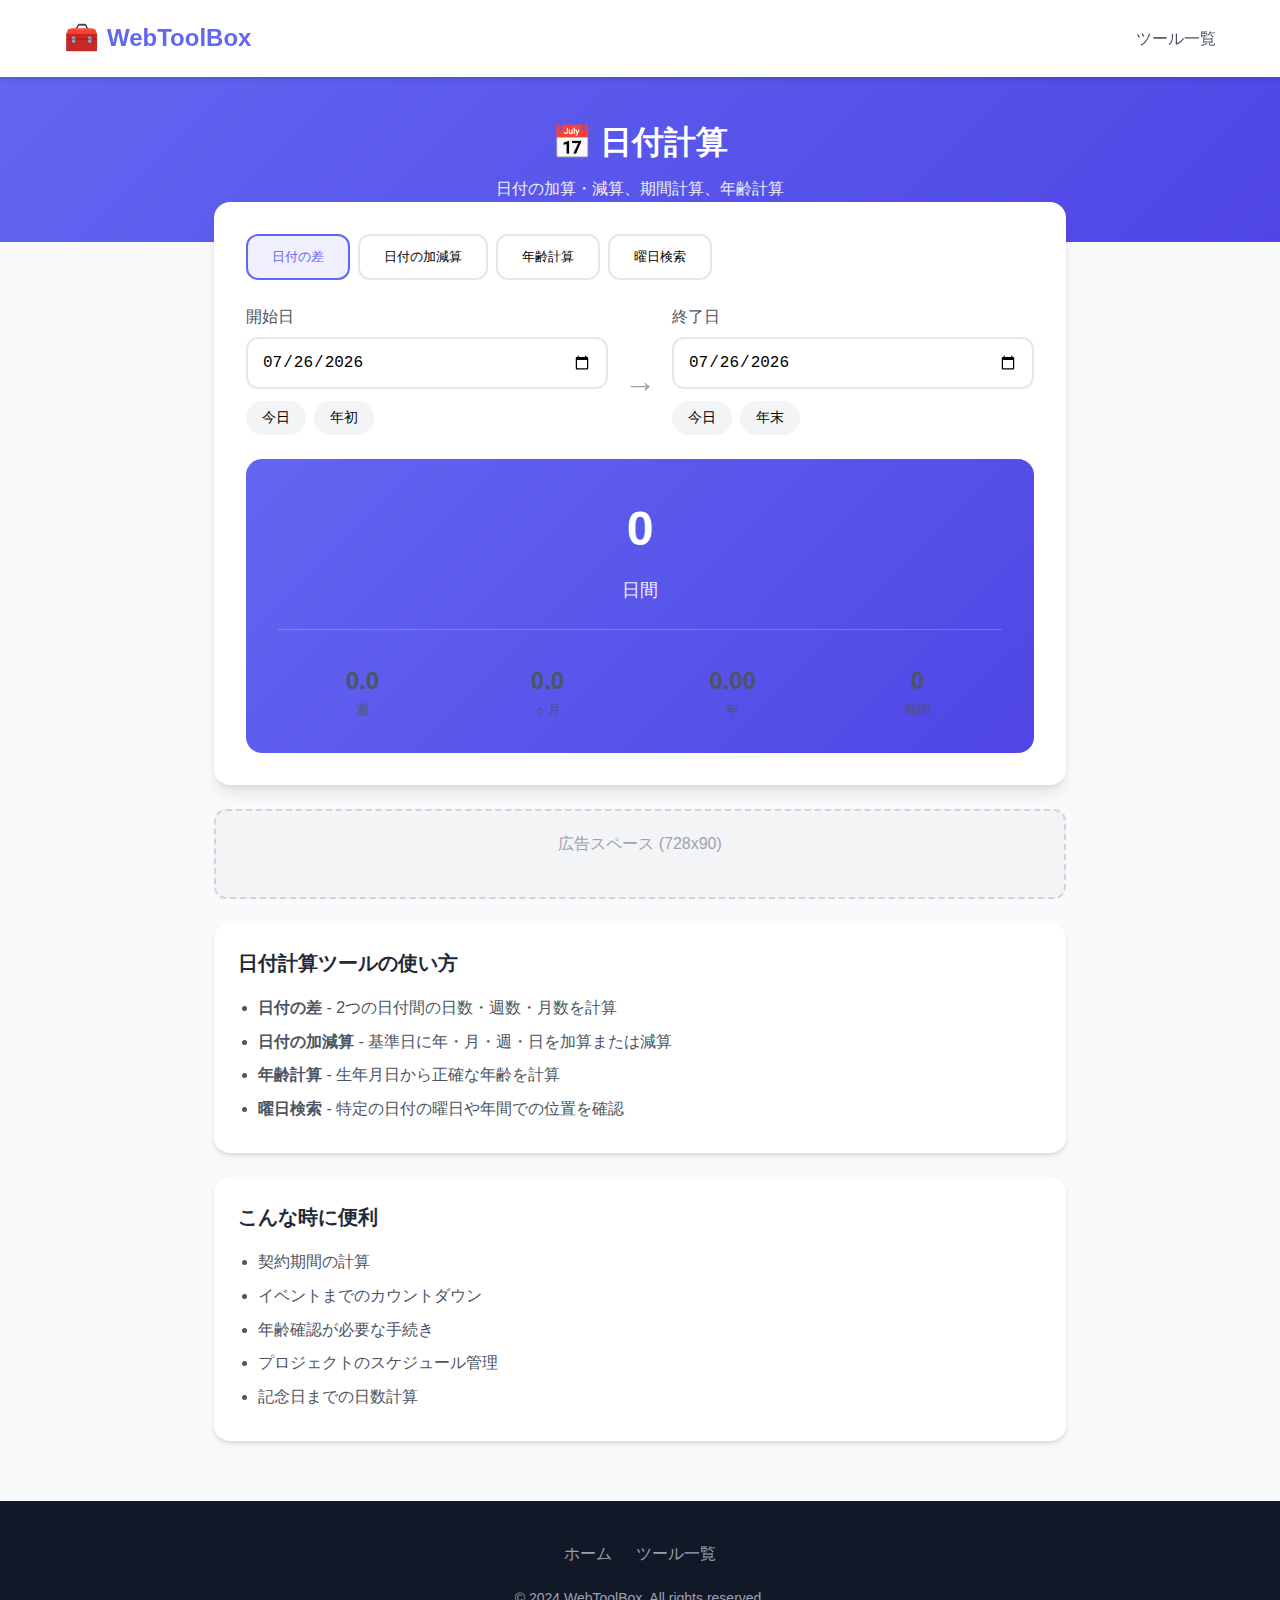
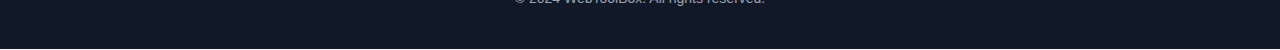
<file: tools/date-calculator.html>
<!DOCTYPE html>
<html lang="ja">
<head>
    <meta charset="UTF-8">
    <meta name="viewport" content="width=device-width, initial-scale=1.0">
    <meta name="description" content="日付の加算・減算、2つの日付の差を計算。年齢計算や期限管理に便利な無料の日付計算ツール。">
    <meta name="keywords" content="日付計算,日数計算,年齢計算,期間計算,日付差,オンラインツール">
    <meta name="robots" content="index, follow">
    <meta property="og:title" content="日付計算 - WebToolBox">
    <meta property="og:description" content="日付の加算・減算、2つの日付の差を計算。年齢計算や期限管理に便利な無料ツール。">
    <link rel="canonical" href="https://webtoolbox.example.com/tools/date-calculator.html">
    <title>日付計算 | 日数計算・年齢計算ツール - WebToolBox</title>
    <link rel="stylesheet" href="../css/style.css">
    <link rel="icon" href="data:image/svg+xml,<svg xmlns='http://www.w3.org/2000/svg' viewBox='0 0 100 100'><text y='.9em' font-size='90'>📅</text></svg>">
    <style>
        .calc-tabs {
            display: flex;
            gap: 8px;
            margin-bottom: 24px;
            flex-wrap: wrap;
        }
        .calc-tab {
            padding: 12px 24px;
            border: 2px solid var(--gray-200);
            background: white;
            border-radius: var(--radius);
            cursor: pointer;
            transition: var(--transition);
            font-weight: 500;
        }
        .calc-tab.active {
            border-color: var(--primary);
            background: rgba(99, 102, 241, 0.1);
            color: var(--primary);
        }
        .calc-panel {
            display: none;
        }
        .calc-panel.active {
            display: block;
        }
        .date-inputs {
            display: flex;
            gap: 16px;
            align-items: center;
            flex-wrap: wrap;
        }
        .date-input-group {
            flex: 1;
            min-width: 200px;
        }
        .date-input-group label {
            display: block;
            font-weight: 500;
            margin-bottom: 8px;
            color: var(--gray-600);
        }
        .date-input-group input {
            width: 100%;
            padding: 14px;
            border: 2px solid var(--gray-200);
            border-radius: var(--radius);
            font-size: 16px;
        }
        .date-input-group input:focus {
            outline: none;
            border-color: var(--primary);
        }
        .operator {
            font-size: 32px;
            color: var(--gray-400);
            padding-top: 24px;
        }
        .number-input-group {
            display: flex;
            gap: 12px;
            flex-wrap: wrap;
        }
        .number-input {
            flex: 1;
            min-width: 100px;
        }
        .number-input label {
            display: block;
            font-size: 13px;
            color: var(--gray-500);
            margin-bottom: 6px;
        }
        .number-input input {
            width: 100%;
            padding: 12px;
            border: 2px solid var(--gray-200);
            border-radius: 8px;
            font-size: 16px;
            text-align: center;
        }
        .result-card {
            background: linear-gradient(135deg, var(--primary) 0%, var(--primary-dark) 100%);
            color: white;
            padding: 32px;
            border-radius: var(--radius-lg);
            text-align: center;
            margin-top: 24px;
        }
        .result-main {
            font-size: 48px;
            font-weight: 800;
            margin-bottom: 8px;
        }
        .result-sub {
            opacity: 0.9;
            font-size: 18px;
        }
        .result-details {
            display: grid;
            grid-template-columns: repeat(auto-fit, minmax(120px, 1fr));
            gap: 16px;
            margin-top: 24px;
            padding-top: 24px;
            border-top: 1px solid rgba(255,255,255,0.2);
        }
        .result-detail {
            text-align: center;
        }
        .result-detail-value {
            font-size: 24px;
            font-weight: 700;
        }
        .result-detail-label {
            font-size: 13px;
            opacity: 0.8;
        }
        .quick-dates {
            display: flex;
            gap: 8px;
            flex-wrap: wrap;
            margin-top: 12px;
        }
        .quick-date {
            padding: 8px 16px;
            background: var(--gray-100);
            border: none;
            border-radius: 20px;
            cursor: pointer;
            font-size: 14px;
            transition: var(--transition);
        }
        .quick-date:hover {
            background: var(--gray-200);
        }
        .age-result {
            background: var(--gray-50);
            padding: 24px;
            border-radius: var(--radius);
            margin-top: 20px;
        }
        .age-main {
            font-size: 64px;
            font-weight: 800;
            color: var(--primary);
            text-align: center;
        }
        .age-label {
            text-align: center;
            color: var(--gray-600);
            font-size: 18px;
        }
        .age-details {
            display: grid;
            grid-template-columns: repeat(3, 1fr);
            gap: 16px;
            margin-top: 20px;
        }
        .age-detail {
            background: white;
            padding: 16px;
            border-radius: 8px;
            text-align: center;
        }
        .age-detail-value {
            font-size: 24px;
            font-weight: 700;
            color: var(--gray-800);
        }
        .age-detail-label {
            font-size: 13px;
            color: var(--gray-500);
            margin-top: 4px;
        }
    </style>
</head>
<body class="tool-page">
    <!-- Header -->
    <header class="site-header">
        <div class="header-content">
            <a href="../" class="logo">
                <span class="logo-icon">🧰</span>
                <span>WebToolBox</span>
            </a>
            <nav>
                <ul class="nav-links">
                    <li><a href="../">ツール一覧</a></li>
                </ul>
            </nav>
        </div>
    </header>

    <!-- Tool Header -->
    <section class="tool-header">
        <h1>📅 日付計算</h1>
        <p>日付の加算・減算、期間計算、年齢計算</p>
    </section>

    <!-- Main Content -->
    <main class="tool-content">
        <div class="tool-main">
            <!-- Tabs -->
            <div class="calc-tabs">
                <button class="calc-tab active" data-tab="diff" onclick="switchTab('diff')">日付の差</button>
                <button class="calc-tab" data-tab="add" onclick="switchTab('add')">日付の加減算</button>
                <button class="calc-tab" data-tab="age" onclick="switchTab('age')">年齢計算</button>
                <button class="calc-tab" data-tab="weekday" onclick="switchTab('weekday')">曜日検索</button>
            </div>

            <!-- 日付の差 -->
            <div class="calc-panel active" id="panel-diff">
                <div class="date-inputs">
                    <div class="date-input-group">
                        <label>開始日</label>
                        <input type="date" id="diffStart" onchange="calcDiff()">
                        <div class="quick-dates">
                            <button class="quick-date" onclick="setDate('diffStart', 'today')">今日</button>
                            <button class="quick-date" onclick="setDate('diffStart', 'yearStart')">年初</button>
                        </div>
                    </div>
                    <span class="operator">→</span>
                    <div class="date-input-group">
                        <label>終了日</label>
                        <input type="date" id="diffEnd" onchange="calcDiff()">
                        <div class="quick-dates">
                            <button class="quick-date" onclick="setDate('diffEnd', 'today')">今日</button>
                            <button class="quick-date" onclick="setDate('diffEnd', 'yearEnd')">年末</button>
                        </div>
                    </div>
                </div>

                <div class="result-card" id="diffResult" style="display: none;">
                    <div class="result-main" id="diffDays">-</div>
                    <div class="result-sub">日間</div>
                    <div class="result-details">
                        <div class="result-detail">
                            <div class="result-detail-value" id="diffWeeks">-</div>
                            <div class="result-detail-label">週</div>
                        </div>
                        <div class="result-detail">
                            <div class="result-detail-value" id="diffMonths">-</div>
                            <div class="result-detail-label">ヶ月</div>
                        </div>
                        <div class="result-detail">
                            <div class="result-detail-value" id="diffYears">-</div>
                            <div class="result-detail-label">年</div>
                        </div>
                        <div class="result-detail">
                            <div class="result-detail-value" id="diffHours">-</div>
                            <div class="result-detail-label">時間</div>
                        </div>
                    </div>
                </div>
            </div>

            <!-- 日付の加減算 -->
            <div class="calc-panel" id="panel-add">
                <div class="date-input-group" style="max-width: 300px;">
                    <label>基準日</label>
                    <input type="date" id="addBase" onchange="calcAdd()">
                    <div class="quick-dates">
                        <button class="quick-date" onclick="setDate('addBase', 'today')">今日</button>
                    </div>
                </div>

                <div class="form-group" style="margin-top: 20px;">
                    <label class="form-label">加算する期間</label>
                    <div class="number-input-group">
                        <div class="number-input">
                            <label>年</label>
                            <input type="number" id="addYears" value="0" onchange="calcAdd()">
                        </div>
                        <div class="number-input">
                            <label>月</label>
                            <input type="number" id="addMonths" value="0" onchange="calcAdd()">
                        </div>
                        <div class="number-input">
                            <label>週</label>
                            <input type="number" id="addWeeks" value="0" onchange="calcAdd()">
                        </div>
                        <div class="number-input">
                            <label>日</label>
                            <input type="number" id="addDays" value="0" onchange="calcAdd()">
                        </div>
                    </div>
                    <p style="font-size: 13px; color: var(--gray-500); margin-top: 8px;">
                        ※マイナスの値で減算できます
                    </p>
                </div>

                <div class="quick-dates" style="margin-top: 16px;">
                    <button class="quick-date" onclick="setAddPreset(0, 1, 0, 0)">+1ヶ月</button>
                    <button class="quick-date" onclick="setAddPreset(0, 3, 0, 0)">+3ヶ月</button>
                    <button class="quick-date" onclick="setAddPreset(0, 6, 0, 0)">+半年</button>
                    <button class="quick-date" onclick="setAddPreset(1, 0, 0, 0)">+1年</button>
                    <button class="quick-date" onclick="setAddPreset(0, 0, 1, 0)">+1週間</button>
                    <button class="quick-date" onclick="setAddPreset(0, 0, 0, 30)">+30日</button>
                    <button class="quick-date" onclick="setAddPreset(0, 0, 0, 100)">+100日</button>
                </div>

                <div class="result-card" id="addResult" style="display: none;">
                    <div class="result-sub">計算結果</div>
                    <div class="result-main" id="addResultDate">-</div>
                    <div class="result-sub" id="addResultWeekday">-</div>
                </div>
            </div>

            <!-- 年齢計算 -->
            <div class="calc-panel" id="panel-age">
                <div class="date-inputs">
                    <div class="date-input-group">
                        <label>生年月日</label>
                        <input type="date" id="birthDate" onchange="calcAge()">
                    </div>
                    <span class="operator">→</span>
                    <div class="date-input-group">
                        <label>基準日</label>
                        <input type="date" id="ageBase" onchange="calcAge()">
                        <div class="quick-dates">
                            <button class="quick-date" onclick="setDate('ageBase', 'today')">今日</button>
                        </div>
                    </div>
                </div>

                <div class="age-result" id="ageResult" style="display: none;">
                    <div class="age-main" id="ageYears">-</div>
                    <div class="age-label">歳</div>
                    <div class="age-details">
                        <div class="age-detail">
                            <div class="age-detail-value" id="ageMonths">-</div>
                            <div class="age-detail-label">ヶ月</div>
                        </div>
                        <div class="age-detail">
                            <div class="age-detail-value" id="ageDays">-</div>
                            <div class="age-detail-label">日</div>
                        </div>
                        <div class="age-detail">
                            <div class="age-detail-value" id="ageTotalDays">-</div>
                            <div class="age-detail-label">総日数</div>
                        </div>
                    </div>
                    <div style="margin-top: 20px; padding-top: 20px; border-top: 1px solid var(--gray-200);">
                        <p style="text-align: center; color: var(--gray-600);">
                            次の誕生日まで <strong id="nextBirthday">-</strong>
                        </p>
                    </div>
                </div>
            </div>

            <!-- 曜日検索 -->
            <div class="calc-panel" id="panel-weekday">
                <div class="date-input-group" style="max-width: 300px;">
                    <label>日付を入力</label>
                    <input type="date" id="weekdayDate" onchange="calcWeekday()">
                    <div class="quick-dates">
                        <button class="quick-date" onclick="setDate('weekdayDate', 'today')">今日</button>
                    </div>
                </div>

                <div class="result-card" id="weekdayResult" style="display: none;">
                    <div class="result-sub" id="weekdayFullDate">-</div>
                    <div class="result-main" id="weekdayName">-</div>
                    <div class="result-details">
                        <div class="result-detail">
                            <div class="result-detail-value" id="weekdayWeekNum">-</div>
                            <div class="result-detail-label">年の第N週</div>
                        </div>
                        <div class="result-detail">
                            <div class="result-detail-value" id="weekdayDayOfYear">-</div>
                            <div class="result-detail-label">年の第N日</div>
                        </div>
                        <div class="result-detail">
                            <div class="result-detail-value" id="weekdayQuarter">-</div>
                            <div class="result-detail-label">四半期</div>
                        </div>
                    </div>
                </div>
            </div>
        </div>

        <!-- Ad Space -->
        <div class="ad-container horizontal">
            <span>広告スペース (728x90)</span>
        </div>

        <!-- Info Section -->
        <div class="info-box">
            <h2>日付計算ツールの使い方</h2>
            <ul>
                <li><strong>日付の差</strong> - 2つの日付間の日数・週数・月数を計算</li>
                <li><strong>日付の加減算</strong> - 基準日に年・月・週・日を加算または減算</li>
                <li><strong>年齢計算</strong> - 生年月日から正確な年齢を計算</li>
                <li><strong>曜日検索</strong> - 特定の日付の曜日や年間での位置を確認</li>
            </ul>
        </div>

        <!-- Use Cases -->
        <div class="info-box">
            <h2>こんな時に便利</h2>
            <ul>
                <li>契約期間の計算</li>
                <li>イベントまでのカウントダウン</li>
                <li>年齢確認が必要な手続き</li>
                <li>プロジェクトのスケジュール管理</li>
                <li>記念日までの日数計算</li>
            </ul>
        </div>
    </main>

    <!-- Footer -->
    <footer class="site-footer">
        <div class="footer-content">
            <div class="footer-links">
                <a href="../">ホーム</a>
                <a href="../#tools">ツール一覧</a>
            </div>
            <p class="copyright">&copy; 2024 WebToolBox. All rights reserved.</p>
        </div>
    </footer>

    <script src="../js/common.js"></script>
    <script>
        const weekdays = ['日曜日', '月曜日', '火曜日', '水曜日', '木曜日', '金曜日', '土曜日'];

        // 初期化
        function init() {
            const today = new Date().toISOString().split('T')[0];
            document.getElementById('diffStart').value = today;
            document.getElementById('diffEnd').value = today;
            document.getElementById('addBase').value = today;
            document.getElementById('ageBase').value = today;
            document.getElementById('weekdayDate').value = today;
        }

        // タブ切り替え
        function switchTab(tab) {
            document.querySelectorAll('.calc-tab').forEach(t => t.classList.remove('active'));
            document.querySelectorAll('.calc-panel').forEach(p => p.classList.remove('active'));
            document.querySelector(`[data-tab="${tab}"]`).classList.add('active');
            document.getElementById(`panel-${tab}`).classList.add('active');
        }

        // 日付プリセット設定
        function setDate(inputId, preset) {
            const today = new Date();
            let date;

            switch (preset) {
                case 'today':
                    date = today;
                    break;
                case 'yearStart':
                    date = new Date(today.getFullYear(), 0, 1);
                    break;
                case 'yearEnd':
                    date = new Date(today.getFullYear(), 11, 31);
                    break;
            }

            document.getElementById(inputId).value = date.toISOString().split('T')[0];
            
            // 再計算
            if (inputId.includes('diff')) calcDiff();
            else if (inputId.includes('add')) calcAdd();
            else if (inputId.includes('age') || inputId.includes('birth')) calcAge();
            else if (inputId.includes('weekday')) calcWeekday();
        }

        // 日付の差を計算
        function calcDiff() {
            const start = new Date(document.getElementById('diffStart').value);
            const end = new Date(document.getElementById('diffEnd').value);

            if (isNaN(start) || isNaN(end)) return;

            const diffTime = Math.abs(end - start);
            const diffDays = Math.ceil(diffTime / (1000 * 60 * 60 * 24));
            const diffWeeks = (diffDays / 7).toFixed(1);
            const diffMonths = (diffDays / 30.44).toFixed(1);
            const diffYears = (diffDays / 365.25).toFixed(2);
            const diffHours = diffDays * 24;

            document.getElementById('diffDays').textContent = formatNumber(diffDays);
            document.getElementById('diffWeeks').textContent = diffWeeks;
            document.getElementById('diffMonths').textContent = diffMonths;
            document.getElementById('diffYears').textContent = diffYears;
            document.getElementById('diffHours').textContent = formatNumber(diffHours);
            document.getElementById('diffResult').style.display = 'block';
        }

        // 日付の加減算
        function calcAdd() {
            const base = new Date(document.getElementById('addBase').value);
            if (isNaN(base)) return;

            const years = parseInt(document.getElementById('addYears').value) || 0;
            const months = parseInt(document.getElementById('addMonths').value) || 0;
            const weeks = parseInt(document.getElementById('addWeeks').value) || 0;
            const days = parseInt(document.getElementById('addDays').value) || 0;

            const result = new Date(base);
            result.setFullYear(result.getFullYear() + years);
            result.setMonth(result.getMonth() + months);
            result.setDate(result.getDate() + weeks * 7 + days);

            const dateStr = result.toLocaleDateString('ja-JP', {
                year: 'numeric',
                month: 'long',
                day: 'numeric'
            });
            const weekday = weekdays[result.getDay()];

            document.getElementById('addResultDate').textContent = dateStr;
            document.getElementById('addResultWeekday').textContent = weekday;
            document.getElementById('addResult').style.display = 'block';
        }

        // 加算プリセット
        function setAddPreset(years, months, weeks, days) {
            document.getElementById('addYears').value = years;
            document.getElementById('addMonths').value = months;
            document.getElementById('addWeeks').value = weeks;
            document.getElementById('addDays').value = days;
            calcAdd();
        }

        // 年齢計算
        function calcAge() {
            const birth = new Date(document.getElementById('birthDate').value);
            const base = new Date(document.getElementById('ageBase').value);

            if (isNaN(birth) || isNaN(base)) return;

            // 年齢計算
            let years = base.getFullYear() - birth.getFullYear();
            let months = base.getMonth() - birth.getMonth();
            let days = base.getDate() - birth.getDate();

            if (days < 0) {
                months--;
                const prevMonth = new Date(base.getFullYear(), base.getMonth(), 0);
                days += prevMonth.getDate();
            }

            if (months < 0) {
                years--;
                months += 12;
            }

            // 総日数
            const totalDays = Math.floor((base - birth) / (1000 * 60 * 60 * 24));

            // 次の誕生日
            let nextBirthday = new Date(base.getFullYear(), birth.getMonth(), birth.getDate());
            if (nextBirthday <= base) {
                nextBirthday.setFullYear(nextBirthday.getFullYear() + 1);
            }
            const daysUntilBirthday = Math.ceil((nextBirthday - base) / (1000 * 60 * 60 * 24));

            document.getElementById('ageYears').textContent = years;
            document.getElementById('ageMonths').textContent = months;
            document.getElementById('ageDays').textContent = days;
            document.getElementById('ageTotalDays').textContent = formatNumber(totalDays);
            document.getElementById('nextBirthday').textContent = `${daysUntilBirthday}日`;
            document.getElementById('ageResult').style.display = 'block';
        }

        // 曜日検索
        function calcWeekday() {
            const date = new Date(document.getElementById('weekdayDate').value);
            if (isNaN(date)) return;

            const weekday = weekdays[date.getDay()];
            const fullDate = date.toLocaleDateString('ja-JP', {
                year: 'numeric',
                month: 'long',
                day: 'numeric'
            });

            // 年の第N週
            const startOfYear = new Date(date.getFullYear(), 0, 1);
            const weekNum = Math.ceil((((date - startOfYear) / (1000 * 60 * 60 * 24)) + startOfYear.getDay() + 1) / 7);

            // 年の第N日
            const dayOfYear = Math.ceil((date - startOfYear) / (1000 * 60 * 60 * 24)) + 1;

            // 四半期
            const quarter = Math.ceil((date.getMonth() + 1) / 3);

            document.getElementById('weekdayFullDate').textContent = fullDate;
            document.getElementById('weekdayName').textContent = weekday;
            document.getElementById('weekdayWeekNum').textContent = `第${weekNum}週`;
            document.getElementById('weekdayDayOfYear').textContent = `${dayOfYear}日目`;
            document.getElementById('weekdayQuarter').textContent = `Q${quarter}`;
            document.getElementById('weekdayResult').style.display = 'block';
        }

        // 初期化
        init();
        calcDiff();
        calcWeekday();
    </script>
</body>
</html>
</file>
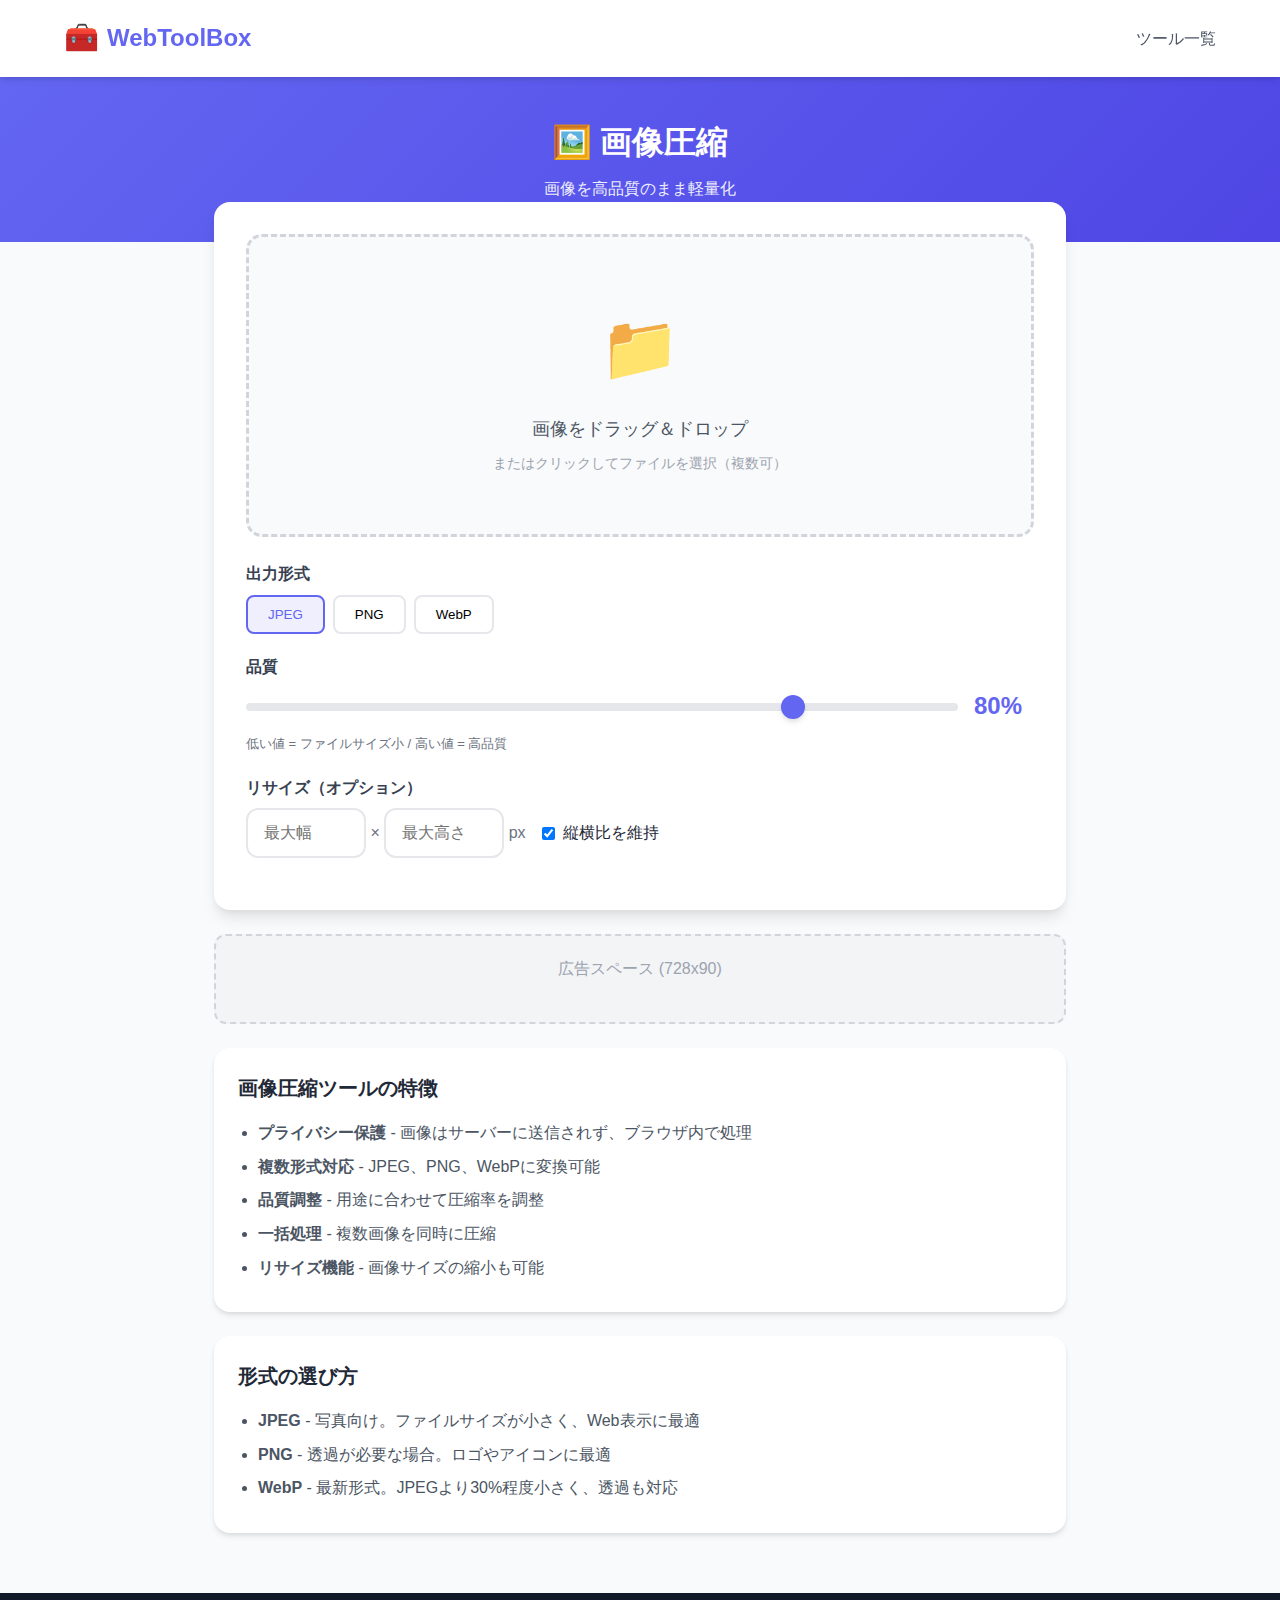
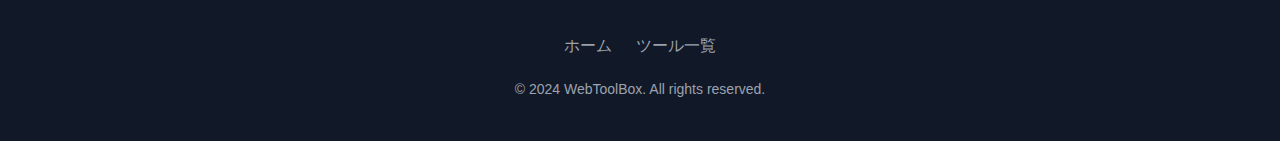
<file: tools/image-compressor.html>
<!DOCTYPE html>
<html lang="ja">
<head>
    <meta charset="UTF-8">
    <meta name="viewport" content="width=device-width, initial-scale=1.0">
    <meta name="description" content="画像を高品質のまま軽量化。JPEG・PNG・WebP対応。サーバーに送信せずブラウザ内で処理するため安全。無料の画像圧縮ツール。">
    <meta name="keywords" content="画像圧縮,画像軽量化,JPEG圧縮,PNG圧縮,WebP変換,オンラインツール">
    <meta name="robots" content="index, follow">
    <meta property="og:title" content="画像圧縮 - WebToolBox">
    <meta property="og:description" content="画像を高品質のまま軽量化。サーバーに送信せず安全に処理できる無料ツール。">
    <link rel="canonical" href="https://webtoolbox.example.com/tools/image-compressor.html">
    <title>画像圧縮 | 無料オンライン画像軽量化ツール - WebToolBox</title>
    <link rel="stylesheet" href="../css/style.css">
    <link rel="icon" href="data:image/svg+xml,<svg xmlns='http://www.w3.org/2000/svg' viewBox='0 0 100 100'><text y='.9em' font-size='90'>🖼️</text></svg>">
    <style>
        .drop-zone {
            border: 3px dashed var(--gray-300);
            border-radius: var(--radius-lg);
            padding: 60px 20px;
            text-align: center;
            cursor: pointer;
            transition: var(--transition);
            background: var(--gray-50);
        }
        .drop-zone:hover, .drop-zone.dragover {
            border-color: var(--primary);
            background: rgba(99, 102, 241, 0.05);
        }
        .drop-zone-icon {
            font-size: 64px;
            margin-bottom: 16px;
        }
        .drop-zone-text {
            font-size: 18px;
            color: var(--gray-600);
            margin-bottom: 8px;
        }
        .drop-zone-hint {
            font-size: 14px;
            color: var(--gray-400);
        }
        .image-preview-container {
            display: none;
            margin-top: 24px;
        }
        .image-preview-container.show {
            display: block;
        }
        .preview-grid {
            display: grid;
            grid-template-columns: 1fr 1fr;
            gap: 20px;
        }
        @media (max-width: 768px) {
            .preview-grid {
                grid-template-columns: 1fr;
            }
        }
        .preview-card {
            background: var(--gray-50);
            border-radius: var(--radius);
            padding: 16px;
        }
        .preview-card h3 {
            font-size: 14px;
            color: var(--gray-500);
            margin-bottom: 12px;
            text-align: center;
        }
        .preview-image {
            width: 100%;
            aspect-ratio: 16/9;
            object-fit: contain;
            background: white;
            border-radius: 8px;
            border: 1px solid var(--gray-200);
        }
        .preview-stats {
            margin-top: 12px;
            text-align: center;
        }
        .preview-size {
            font-size: 20px;
            font-weight: 700;
            color: var(--gray-800);
        }
        .preview-dimensions {
            font-size: 13px;
            color: var(--gray-500);
            margin-top: 4px;
        }
        .compression-result {
            background: linear-gradient(135deg, #10b981 0%, #059669 100%);
            color: white;
            padding: 24px;
            border-radius: var(--radius);
            text-align: center;
            margin-top: 20px;
        }
        .compression-percent {
            font-size: 48px;
            font-weight: 800;
        }
        .compression-label {
            font-size: 16px;
            opacity: 0.9;
        }
        .quality-preview {
            display: flex;
            align-items: center;
            gap: 16px;
            margin-top: 8px;
        }
        .quality-value {
            font-size: 24px;
            font-weight: 700;
            color: var(--primary);
            min-width: 60px;
        }
        .format-select {
            display: flex;
            gap: 8px;
            flex-wrap: wrap;
        }
        .format-btn {
            padding: 10px 20px;
            border: 2px solid var(--gray-200);
            background: white;
            border-radius: 8px;
            cursor: pointer;
            transition: var(--transition);
            font-weight: 500;
        }
        .format-btn.active {
            border-color: var(--primary);
            background: rgba(99, 102, 241, 0.1);
            color: var(--primary);
        }
        .batch-list {
            margin-top: 20px;
        }
        .batch-item {
            display: flex;
            align-items: center;
            gap: 16px;
            padding: 16px;
            background: var(--gray-50);
            border-radius: var(--radius);
            margin-bottom: 12px;
        }
        .batch-item img {
            width: 80px;
            height: 60px;
            object-fit: cover;
            border-radius: 8px;
        }
        .batch-item-info {
            flex: 1;
        }
        .batch-item-name {
            font-weight: 600;
            margin-bottom: 4px;
        }
        .batch-item-size {
            font-size: 13px;
            color: var(--gray-500);
        }
        .batch-item-result {
            text-align: right;
        }
        .batch-item-saving {
            color: var(--secondary);
            font-weight: 700;
        }
    </style>
</head>
<body class="tool-page">
    <!-- Header -->
    <header class="site-header">
        <div class="header-content">
            <a href="../" class="logo">
                <span class="logo-icon">🧰</span>
                <span>WebToolBox</span>
            </a>
            <nav>
                <ul class="nav-links">
                    <li><a href="../">ツール一覧</a></li>
                </ul>
            </nav>
        </div>
    </header>

    <!-- Tool Header -->
    <section class="tool-header">
        <h1>🖼️ 画像圧縮</h1>
        <p>画像を高品質のまま軽量化</p>
    </section>

    <!-- Main Content -->
    <main class="tool-content">
        <div class="tool-main">
            <!-- Drop Zone -->
            <div class="drop-zone" id="dropZone" onclick="document.getElementById('fileInput').click()">
                <div class="drop-zone-icon">📁</div>
                <div class="drop-zone-text">画像をドラッグ＆ドロップ</div>
                <div class="drop-zone-hint">またはクリックしてファイルを選択（複数可）</div>
                <input type="file" id="fileInput" accept="image/*" multiple hidden>
            </div>

            <!-- Options -->
            <div class="form-group" style="margin-top: 24px;">
                <label class="form-label">出力形式</label>
                <div class="format-select">
                    <button class="format-btn active" data-format="jpeg" onclick="setFormat('jpeg')">JPEG</button>
                    <button class="format-btn" data-format="png" onclick="setFormat('png')">PNG</button>
                    <button class="format-btn" data-format="webp" onclick="setFormat('webp')">WebP</button>
                </div>
            </div>

            <div class="form-group" id="qualityGroup">
                <label class="form-label">品質</label>
                <div class="quality-preview">
                    <input type="range" id="qualitySlider" class="range-input" min="10" max="100" value="80" oninput="updateQuality()">
                    <span class="quality-value" id="qualityValue">80%</span>
                </div>
                <p style="font-size: 13px; color: var(--gray-500); margin-top: 8px;">
                    低い値 = ファイルサイズ小 / 高い値 = 高品質
                </p>
            </div>

            <div class="form-group">
                <label class="form-label">リサイズ（オプション）</label>
                <div style="display: flex; gap: 16px; align-items: center; flex-wrap: wrap;">
                    <div>
                        <input type="number" id="maxWidth" class="form-input" placeholder="最大幅" style="width: 120px;">
                        <span style="color: var(--gray-500);"> × </span>
                        <input type="number" id="maxHeight" class="form-input" placeholder="最大高さ" style="width: 120px;">
                        <span style="color: var(--gray-500);"> px</span>
                    </div>
                    <label style="display: flex; align-items: center; gap: 8px; cursor: pointer;">
                        <input type="checkbox" id="keepAspect" checked>
                        <span>縦横比を維持</span>
                    </label>
                </div>
            </div>

            <!-- Single Image Preview -->
            <div class="image-preview-container" id="singlePreview">
                <div class="preview-grid">
                    <div class="preview-card">
                        <h3>圧縮前</h3>
                        <img id="originalImage" class="preview-image" alt="Original">
                        <div class="preview-stats">
                            <div class="preview-size" id="originalSize">-</div>
                            <div class="preview-dimensions" id="originalDimensions">-</div>
                        </div>
                    </div>
                    <div class="preview-card">
                        <h3>圧縮後</h3>
                        <img id="compressedImage" class="preview-image" alt="Compressed">
                        <div class="preview-stats">
                            <div class="preview-size" id="compressedSize">-</div>
                            <div class="preview-dimensions" id="compressedDimensions">-</div>
                        </div>
                    </div>
                </div>

                <div class="compression-result" id="compressionResult">
                    <div class="compression-percent" id="compressionPercent">-</div>
                    <div class="compression-label">削減</div>
                </div>

                <div class="btn-group" style="margin-top: 20px; justify-content: center;">
                    <button class="btn btn-primary" onclick="downloadImage()">
                        📥 ダウンロード
                    </button>
                    <button class="btn btn-secondary" onclick="resetTool()">
                        🔄 別の画像を圧縮
                    </button>
                </div>
            </div>

            <!-- Batch Preview -->
            <div class="image-preview-container" id="batchPreview">
                <h3 style="margin-bottom: 16px;">圧縮結果</h3>
                <div class="batch-list" id="batchList"></div>
                <div class="compression-result" id="batchResult">
                    <div class="compression-percent" id="batchPercent">-</div>
                    <div class="compression-label">合計削減</div>
                </div>
                <div class="btn-group" style="margin-top: 20px; justify-content: center;">
                    <button class="btn btn-primary" onclick="downloadAllImages()">
                        📥 すべてダウンロード
                    </button>
                    <button class="btn btn-secondary" onclick="resetTool()">
                        🔄 別の画像を圧縮
                    </button>
                </div>
            </div>
        </div>

        <!-- Ad Space -->
        <div class="ad-container horizontal">
            <span>広告スペース (728x90)</span>
        </div>

        <!-- Info Section -->
        <div class="info-box">
            <h2>画像圧縮ツールの特徴</h2>
            <ul>
                <li><strong>プライバシー保護</strong> - 画像はサーバーに送信されず、ブラウザ内で処理</li>
                <li><strong>複数形式対応</strong> - JPEG、PNG、WebPに変換可能</li>
                <li><strong>品質調整</strong> - 用途に合わせて圧縮率を調整</li>
                <li><strong>一括処理</strong> - 複数画像を同時に圧縮</li>
                <li><strong>リサイズ機能</strong> - 画像サイズの縮小も可能</li>
            </ul>
        </div>

        <!-- Tips -->
        <div class="info-box">
            <h2>形式の選び方</h2>
            <ul>
                <li><strong>JPEG</strong> - 写真向け。ファイルサイズが小さく、Web表示に最適</li>
                <li><strong>PNG</strong> - 透過が必要な場合。ロゴやアイコンに最適</li>
                <li><strong>WebP</strong> - 最新形式。JPEGより30%程度小さく、透過も対応</li>
            </ul>
        </div>
    </main>

    <!-- Footer -->
    <footer class="site-footer">
        <div class="footer-content">
            <div class="footer-links">
                <a href="../">ホーム</a>
                <a href="../#tools">ツール一覧</a>
            </div>
            <p class="copyright">&copy; 2024 WebToolBox. All rights reserved.</p>
        </div>
    </footer>

    <script src="../js/common.js"></script>
    <script>
        let currentFormat = 'jpeg';
        let compressedImages = [];
        let originalFiles = [];

        const dropZone = document.getElementById('dropZone');
        const fileInput = document.getElementById('fileInput');

        // ドラッグ&ドロップ
        dropZone.addEventListener('dragover', (e) => {
            e.preventDefault();
            dropZone.classList.add('dragover');
        });

        dropZone.addEventListener('dragleave', () => {
            dropZone.classList.remove('dragover');
        });

        dropZone.addEventListener('drop', (e) => {
            e.preventDefault();
            dropZone.classList.remove('dragover');
            handleFiles(e.dataTransfer.files);
        });

        fileInput.addEventListener('change', (e) => {
            handleFiles(e.target.files);
        });

        // ファイル処理
        function handleFiles(files) {
            const imageFiles = Array.from(files).filter(f => f.type.startsWith('image/'));
            if (imageFiles.length === 0) {
                showToast('画像ファイルを選択してください', 'error');
                return;
            }

            originalFiles = imageFiles;
            compressedImages = [];

            if (imageFiles.length === 1) {
                processSingleImage(imageFiles[0]);
            } else {
                processBatchImages(imageFiles);
            }
        }

        // 単一画像処理
        async function processSingleImage(file) {
            const original = await loadImage(file);
            const compressed = await compressImage(original, file.type);

            document.getElementById('originalImage').src = original.src;
            document.getElementById('compressedImage').src = compressed.dataUrl;

            document.getElementById('originalSize').textContent = formatFileSize(file.size);
            document.getElementById('originalDimensions').textContent = `${original.width} × ${original.height} px`;

            document.getElementById('compressedSize').textContent = formatFileSize(compressed.size);
            document.getElementById('compressedDimensions').textContent = `${compressed.width} × ${compressed.height} px`;

            const reduction = ((1 - compressed.size / file.size) * 100).toFixed(1);
            document.getElementById('compressionPercent').textContent = reduction + '%';
            document.getElementById('compressionResult').style.background = 
                reduction > 0 ? 'linear-gradient(135deg, #10b981 0%, #059669 100%)' : 'linear-gradient(135deg, #f59e0b 0%, #d97706 100%)';

            compressedImages = [{ name: file.name, dataUrl: compressed.dataUrl }];

            document.getElementById('singlePreview').classList.add('show');
            document.getElementById('batchPreview').classList.remove('show');
            dropZone.style.display = 'none';
        }

        // バッチ処理
        async function processBatchImages(files) {
            const batchList = document.getElementById('batchList');
            batchList.innerHTML = '';
            
            let totalOriginal = 0;
            let totalCompressed = 0;

            for (const file of files) {
                const original = await loadImage(file);
                const compressed = await compressImage(original, file.type);
                
                totalOriginal += file.size;
                totalCompressed += compressed.size;

                const reduction = ((1 - compressed.size / file.size) * 100).toFixed(1);

                compressedImages.push({ 
                    name: file.name.replace(/\.[^.]+$/, '') + '.' + currentFormat, 
                    dataUrl: compressed.dataUrl 
                });

                batchList.innerHTML += `
                    <div class="batch-item">
                        <img src="${compressed.dataUrl}" alt="${file.name}">
                        <div class="batch-item-info">
                            <div class="batch-item-name">${file.name}</div>
                            <div class="batch-item-size">${formatFileSize(file.size)} → ${formatFileSize(compressed.size)}</div>
                        </div>
                        <div class="batch-item-result">
                            <div class="batch-item-saving">-${reduction}%</div>
                        </div>
                    </div>
                `;
            }

            const totalReduction = ((1 - totalCompressed / totalOriginal) * 100).toFixed(1);
            document.getElementById('batchPercent').textContent = totalReduction + '%';

            document.getElementById('batchPreview').classList.add('show');
            document.getElementById('singlePreview').classList.remove('show');
            dropZone.style.display = 'none';
        }

        // 画像読み込み
        function loadImage(file) {
            return new Promise((resolve) => {
                const img = new Image();
                img.onload = () => resolve(img);
                img.src = URL.createObjectURL(file);
            });
        }

        // 画像圧縮
        function compressImage(img, originalType) {
            return new Promise((resolve) => {
                const canvas = document.createElement('canvas');
                const ctx = canvas.getContext('2d');

                let width = img.width;
                let height = img.height;

                // リサイズ
                const maxWidth = parseInt(document.getElementById('maxWidth').value) || Infinity;
                const maxHeight = parseInt(document.getElementById('maxHeight').value) || Infinity;
                const keepAspect = document.getElementById('keepAspect').checked;

                if (width > maxWidth || height > maxHeight) {
                    if (keepAspect) {
                        const ratio = Math.min(maxWidth / width, maxHeight / height);
                        width = Math.round(width * ratio);
                        height = Math.round(height * ratio);
                    } else {
                        width = Math.min(width, maxWidth);
                        height = Math.min(height, maxHeight);
                    }
                }

                canvas.width = width;
                canvas.height = height;

                // 背景を白に（透過画像のJPEG変換用）
                if (currentFormat === 'jpeg') {
                    ctx.fillStyle = '#ffffff';
                    ctx.fillRect(0, 0, width, height);
                }

                ctx.drawImage(img, 0, 0, width, height);

                const quality = parseInt(document.getElementById('qualitySlider').value) / 100;
                const mimeType = currentFormat === 'jpeg' ? 'image/jpeg' : 
                               currentFormat === 'png' ? 'image/png' : 'image/webp';

                const dataUrl = canvas.toDataURL(mimeType, quality);
                const size = Math.round((dataUrl.length - 22) * 3 / 4);

                resolve({ dataUrl, size, width, height });
            });
        }

        // 形式設定
        function setFormat(format) {
            currentFormat = format;
            document.querySelectorAll('.format-btn').forEach(btn => btn.classList.remove('active'));
            document.querySelector(`[data-format="${format}"]`).classList.add('active');

            // PNG形式では品質設定は効果なし
            document.getElementById('qualityGroup').style.opacity = format === 'png' ? '0.5' : '1';

            // 再圧縮
            if (originalFiles.length > 0) {
                handleFiles(originalFiles);
            }
        }

        // 品質更新
        function updateQuality() {
            const value = document.getElementById('qualitySlider').value;
            document.getElementById('qualityValue').textContent = value + '%';

            // デバウンスで再圧縮
            clearTimeout(window.qualityTimeout);
            window.qualityTimeout = setTimeout(() => {
                if (originalFiles.length > 0) {
                    handleFiles(originalFiles);
                }
            }, 300);
        }

        // ダウンロード
        function downloadImage() {
            if (compressedImages.length > 0) {
                const img = compressedImages[0];
                const link = document.createElement('a');
                link.download = img.name.replace(/\.[^.]+$/, '') + '.' + currentFormat;
                link.href = img.dataUrl;
                link.click();
                showToast('ダウンロードしました');
            }
        }

        // 全てダウンロード
        function downloadAllImages() {
            compressedImages.forEach((img, index) => {
                setTimeout(() => {
                    const link = document.createElement('a');
                    link.download = img.name;
                    link.href = img.dataUrl;
                    link.click();
                }, index * 200);
            });
            showToast(`${compressedImages.length}個の画像をダウンロード`);
        }

        // リセット
        function resetTool() {
            originalFiles = [];
            compressedImages = [];
            fileInput.value = '';
            document.getElementById('singlePreview').classList.remove('show');
            document.getElementById('batchPreview').classList.remove('show');
            dropZone.style.display = 'block';
        }

        // ファイルサイズフォーマット
        function formatFileSize(bytes) {
            if (bytes < 1024) return bytes + ' B';
            if (bytes < 1024 * 1024) return (bytes / 1024).toFixed(1) + ' KB';
            return (bytes / (1024 * 1024)).toFixed(2) + ' MB';
        }
    </script>
</body>
</html>
</file>
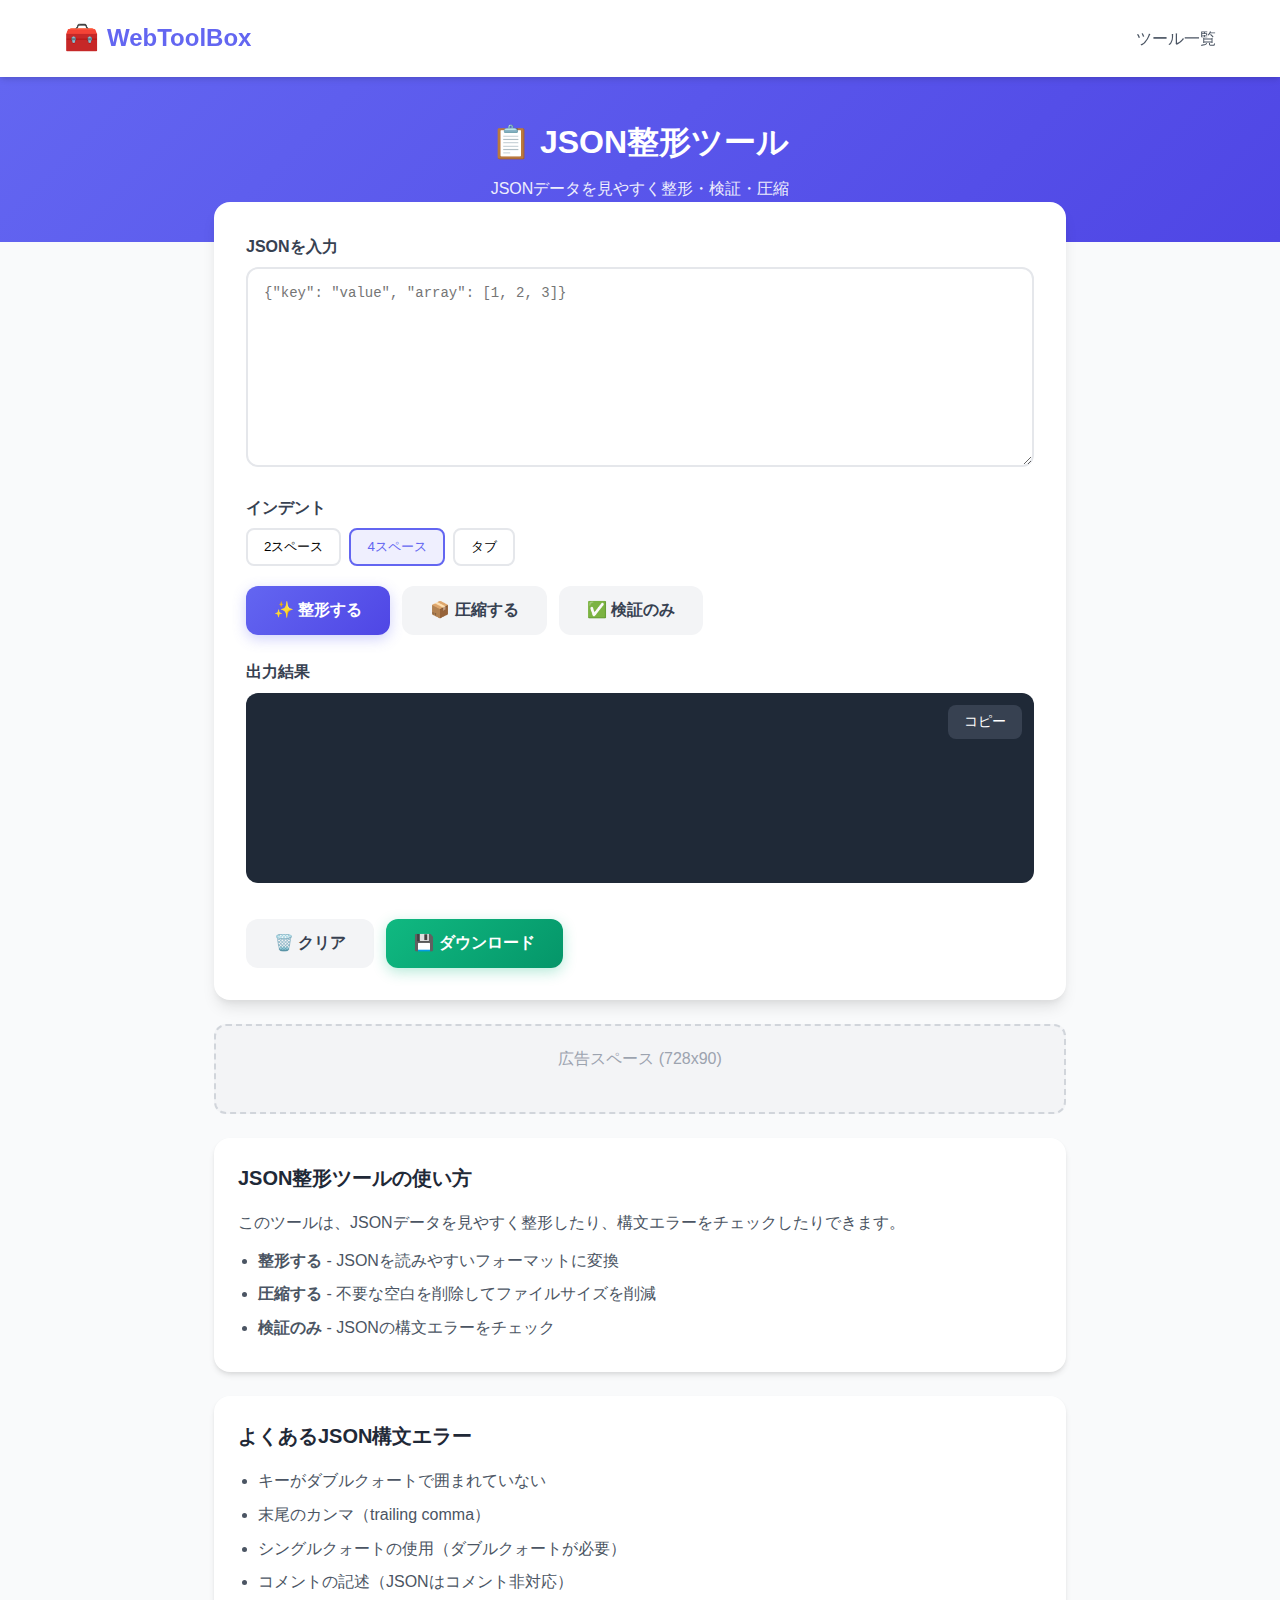
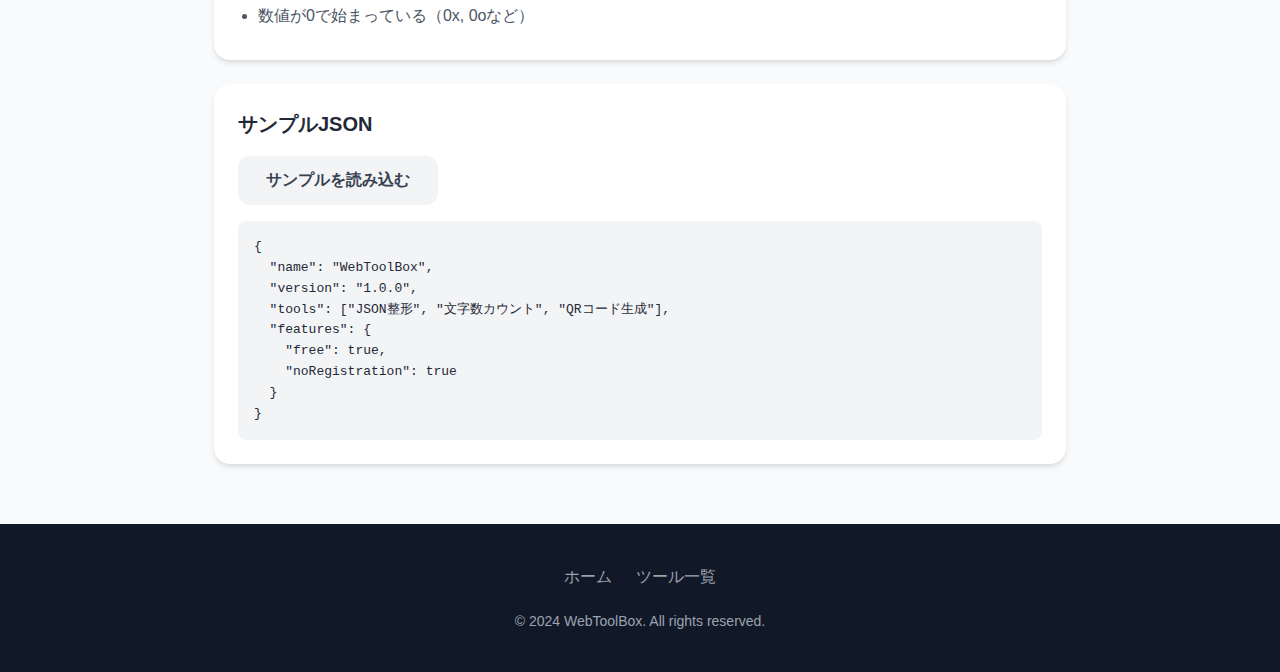
<file: tools/json-formatter.html>
<!DOCTYPE html>
<html lang="ja">
<head>
    <meta charset="UTF-8">
    <meta name="viewport" content="width=device-width, initial-scale=1.0">
    <meta name="description" content="無料のJSON整形・検証ツール。JSONを見やすくフォーマット、構文エラーチェック、圧縮機能も搭載。開発者必須のオンラインツール。">
    <meta name="keywords" content="JSON整形,JSONフォーマット,JSON検証,JSONバリデーター,JSON圧縮,オンラインツール">
    <meta name="robots" content="index, follow">
    <meta property="og:title" content="JSON整形ツール - WebToolBox">
    <meta property="og:description" content="JSONデータを見やすく整形・検証。圧縮機能も搭載。開発者必須の無料ツール。">
    <link rel="canonical" href="https://webtoolbox.example.com/tools/json-formatter.html">
    <title>JSON整形ツール | 無料オンラインJSONフォーマッター - WebToolBox</title>
    <link rel="stylesheet" href="../css/style.css">
    <link rel="icon" href="data:image/svg+xml,<svg xmlns='http://www.w3.org/2000/svg' viewBox='0 0 100 100'><text y='.9em' font-size='90'>📋</text></svg>">
    <style>
        .json-editor {
            font-family: 'SF Mono', 'Fira Code', 'Consolas', monospace;
            font-size: 14px;
            line-height: 1.5;
            tab-size: 2;
        }
        .error-message {
            background: #fef2f2;
            border: 1px solid #fecaca;
            color: #dc2626;
            padding: 12px 16px;
            border-radius: 8px;
            margin-top: 12px;
            display: none;
        }
        .error-message.show {
            display: block;
        }
        .success-message {
            background: #f0fdf4;
            border: 1px solid #bbf7d0;
            color: #16a34a;
            padding: 12px 16px;
            border-radius: 8px;
            margin-top: 12px;
            display: none;
        }
        .success-message.show {
            display: block;
        }
        .indent-options {
            display: flex;
            gap: 8px;
            margin-bottom: 16px;
        }
        .indent-btn {
            padding: 8px 16px;
            border: 2px solid var(--gray-200);
            background: white;
            border-radius: 8px;
            cursor: pointer;
            transition: var(--transition);
        }
        .indent-btn.active {
            border-color: var(--primary);
            background: rgba(99, 102, 241, 0.1);
            color: var(--primary);
        }
        .json-stats {
            display: flex;
            gap: 24px;
            flex-wrap: wrap;
            margin-top: 16px;
            font-size: 14px;
            color: var(--gray-600);
        }
        .json-stat {
            display: flex;
            align-items: center;
            gap: 6px;
        }
        .json-stat strong {
            color: var(--primary);
        }
    </style>
</head>
<body class="tool-page">
    <!-- Header -->
    <header class="site-header">
        <div class="header-content">
            <a href="../" class="logo">
                <span class="logo-icon">🧰</span>
                <span>WebToolBox</span>
            </a>
            <nav>
                <ul class="nav-links">
                    <li><a href="../">ツール一覧</a></li>
                </ul>
            </nav>
        </div>
    </header>

    <!-- Tool Header -->
    <section class="tool-header">
        <h1>📋 JSON整形ツール</h1>
        <p>JSONデータを見やすく整形・検証・圧縮</p>
    </section>

    <!-- Main Content -->
    <main class="tool-content">
        <div class="tool-main">
            <!-- Input Area -->
            <div class="form-group">
                <label class="form-label" for="jsonInput">JSONを入力</label>
                <textarea 
                    id="jsonInput" 
                    class="form-textarea json-editor" 
                    placeholder='{"key": "value", "array": [1, 2, 3]}'
                    style="min-height: 200px;"
                ></textarea>
                <div id="errorMessage" class="error-message"></div>
                <div id="successMessage" class="success-message"></div>
            </div>

            <!-- Options -->
            <div class="form-group">
                <label class="form-label">インデント</label>
                <div class="indent-options">
                    <button class="indent-btn" data-indent="2" onclick="setIndent(2)">2スペース</button>
                    <button class="indent-btn active" data-indent="4" onclick="setIndent(4)">4スペース</button>
                    <button class="indent-btn" data-indent="tab" onclick="setIndent('tab')">タブ</button>
                </div>
            </div>

            <!-- Buttons -->
            <div class="btn-group">
                <button class="btn btn-primary" onclick="formatJSON()">
                    ✨ 整形する
                </button>
                <button class="btn btn-secondary" onclick="minifyJSON()">
                    📦 圧縮する
                </button>
                <button class="btn btn-secondary" onclick="validateJSON()">
                    ✅ 検証のみ
                </button>
            </div>

            <!-- Output Area -->
            <div class="form-group" style="margin-top: 24px;">
                <label class="form-label" for="jsonOutput">出力結果</label>
                <div class="code-block" style="position: relative;">
                    <button class="copy-btn" onclick="copyOutput()">コピー</button>
                    <pre id="jsonOutput" style="min-height: 150px; margin: 0;"></pre>
                </div>
                <div class="json-stats" id="jsonStats"></div>
            </div>

            <!-- Additional Buttons -->
            <div class="btn-group" style="margin-top: 16px;">
                <button class="btn btn-secondary" onclick="clearAll()">
                    🗑️ クリア
                </button>
                <button class="btn btn-success" onclick="downloadJSON()">
                    💾 ダウンロード
                </button>
            </div>
        </div>

        <!-- Ad Space -->
        <div class="ad-container horizontal">
            <span>広告スペース (728x90)</span>
        </div>

        <!-- Info Section -->
        <div class="info-box">
            <h2>JSON整形ツールの使い方</h2>
            <p>このツールは、JSONデータを見やすく整形したり、構文エラーをチェックしたりできます。</p>
            <ul>
                <li><strong>整形する</strong> - JSONを読みやすいフォーマットに変換</li>
                <li><strong>圧縮する</strong> - 不要な空白を削除してファイルサイズを削減</li>
                <li><strong>検証のみ</strong> - JSONの構文エラーをチェック</li>
            </ul>
        </div>

        <!-- Tips -->
        <div class="info-box">
            <h2>よくあるJSON構文エラー</h2>
            <ul>
                <li>キーがダブルクォートで囲まれていない</li>
                <li>末尾のカンマ（trailing comma）</li>
                <li>シングルクォートの使用（ダブルクォートが必要）</li>
                <li>コメントの記述（JSONはコメント非対応）</li>
                <li>数値が0で始まっている（0x, 0oなど）</li>
            </ul>
        </div>

        <!-- Sample -->
        <div class="info-box">
            <h2>サンプルJSON</h2>
            <button class="btn btn-secondary" onclick="loadSample()" style="margin-bottom: 16px;">
                サンプルを読み込む
            </button>
            <pre style="background: var(--gray-100); padding: 16px; border-radius: 8px; overflow: auto; font-size: 13px;">{
  "name": "WebToolBox",
  "version": "1.0.0",
  "tools": ["JSON整形", "文字数カウント", "QRコード生成"],
  "features": {
    "free": true,
    "noRegistration": true
  }
}</pre>
        </div>
    </main>

    <!-- Footer -->
    <footer class="site-footer">
        <div class="footer-content">
            <div class="footer-links">
                <a href="../">ホーム</a>
                <a href="../#tools">ツール一覧</a>
            </div>
            <p class="copyright">&copy; 2024 WebToolBox. All rights reserved.</p>
        </div>
    </footer>

    <script src="../js/common.js"></script>
    <script>
        let indentSize = 4;
        let indentChar = ' ';

        const jsonInput = document.getElementById('jsonInput');
        const jsonOutput = document.getElementById('jsonOutput');
        const errorMessage = document.getElementById('errorMessage');
        const successMessage = document.getElementById('successMessage');
        const jsonStats = document.getElementById('jsonStats');

        // インデント設定
        function setIndent(value) {
            document.querySelectorAll('.indent-btn').forEach(btn => btn.classList.remove('active'));
            document.querySelector(`[data-indent="${value}"]`).classList.add('active');
            
            if (value === 'tab') {
                indentSize = 1;
                indentChar = '\t';
            } else {
                indentSize = value;
                indentChar = ' ';
            }
        }

        // メッセージ表示
        function showError(msg) {
            errorMessage.textContent = '❌ ' + msg;
            errorMessage.classList.add('show');
            successMessage.classList.remove('show');
        }

        function showSuccess(msg) {
            successMessage.textContent = '✅ ' + msg;
            successMessage.classList.add('show');
            errorMessage.classList.remove('show');
        }

        function hideMessages() {
            errorMessage.classList.remove('show');
            successMessage.classList.remove('show');
        }

        // JSON統計
        function updateStats(obj) {
            const stats = analyzeJSON(obj);
            jsonStats.innerHTML = `
                <span class="json-stat">オブジェクト: <strong>${stats.objects}</strong></span>
                <span class="json-stat">配列: <strong>${stats.arrays}</strong></span>
                <span class="json-stat">キー: <strong>${stats.keys}</strong></span>
                <span class="json-stat">深さ: <strong>${stats.depth}</strong></span>
            `;
        }

        function analyzeJSON(obj, depth = 1) {
            let stats = { objects: 0, arrays: 0, keys: 0, depth: depth };
            
            if (Array.isArray(obj)) {
                stats.arrays = 1;
                obj.forEach(item => {
                    if (typeof item === 'object' && item !== null) {
                        const sub = analyzeJSON(item, depth + 1);
                        stats.objects += sub.objects;
                        stats.arrays += sub.arrays;
                        stats.keys += sub.keys;
                        stats.depth = Math.max(stats.depth, sub.depth);
                    }
                });
            } else if (typeof obj === 'object' && obj !== null) {
                stats.objects = 1;
                stats.keys = Object.keys(obj).length;
                Object.values(obj).forEach(value => {
                    if (typeof value === 'object' && value !== null) {
                        const sub = analyzeJSON(value, depth + 1);
                        stats.objects += sub.objects;
                        stats.arrays += sub.arrays;
                        stats.keys += sub.keys;
                        stats.depth = Math.max(stats.depth, sub.depth);
                    }
                });
            }
            
            return stats;
        }

        // 整形
        function formatJSON() {
            const input = jsonInput.value.trim();
            if (!input) {
                showError('JSONを入力してください');
                return;
            }

            try {
                const parsed = JSON.parse(input);
                const indent = indentChar.repeat(indentSize);
                const formatted = JSON.stringify(parsed, null, indent);
                jsonOutput.textContent = formatted;
                updateStats(parsed);
                showSuccess('JSONを整形しました');
            } catch (e) {
                showError('構文エラー: ' + e.message);
                jsonOutput.textContent = '';
                jsonStats.innerHTML = '';
            }
        }

        // 圧縮
        function minifyJSON() {
            const input = jsonInput.value.trim();
            if (!input) {
                showError('JSONを入力してください');
                return;
            }

            try {
                const parsed = JSON.parse(input);
                const minified = JSON.stringify(parsed);
                jsonOutput.textContent = minified;
                updateStats(parsed);
                
                const originalSize = new Blob([input]).size;
                const minifiedSize = new Blob([minified]).size;
                const reduction = ((1 - minifiedSize / originalSize) * 100).toFixed(1);
                
                showSuccess(`JSONを圧縮しました（${reduction}% 削減）`);
            } catch (e) {
                showError('構文エラー: ' + e.message);
                jsonOutput.textContent = '';
                jsonStats.innerHTML = '';
            }
        }

        // 検証
        function validateJSON() {
            const input = jsonInput.value.trim();
            if (!input) {
                showError('JSONを入力してください');
                return;
            }

            try {
                const parsed = JSON.parse(input);
                updateStats(parsed);
                showSuccess('有効なJSONです');
            } catch (e) {
                showError('構文エラー: ' + e.message);
                jsonStats.innerHTML = '';
            }
        }

        // クリア
        function clearAll() {
            jsonInput.value = '';
            jsonOutput.textContent = '';
            jsonStats.innerHTML = '';
            hideMessages();
            jsonInput.focus();
        }

        // コピー
        function copyOutput() {
            const text = jsonOutput.textContent;
            if (text) {
                navigator.clipboard.writeText(text).then(() => {
                    showToast('コピーしました');
                });
            }
        }

        // ダウンロード
        function downloadJSON() {
            const text = jsonOutput.textContent;
            if (text) {
                downloadFile(text, 'formatted.json', 'application/json');
                showToast('ダウンロードしました');
            }
        }

        // サンプル読み込み
        function loadSample() {
            jsonInput.value = `{
  "name": "WebToolBox",
  "version": "1.0.0",
  "description": "無料オンラインツール集",
  "tools": [
    "文字数カウント",
    "JSON整形",
    "QRコード生成",
    "パスワード生成"
  ],
  "features": {
    "free": true,
    "noRegistration": true,
    "privacyFriendly": true
  },
  "stats": {
    "users": 10000,
    "rating": 4.8
  }
}`;
            hideMessages();
        }

        // 入力時に自動検証
        jsonInput.addEventListener('input', debounce(() => {
            if (jsonInput.value.trim()) {
                try {
                    JSON.parse(jsonInput.value);
                    hideMessages();
                } catch (e) {
                    // 入力中はエラー表示しない
                }
            }
        }, 500));
    </script>
</body>
</html>
</file>
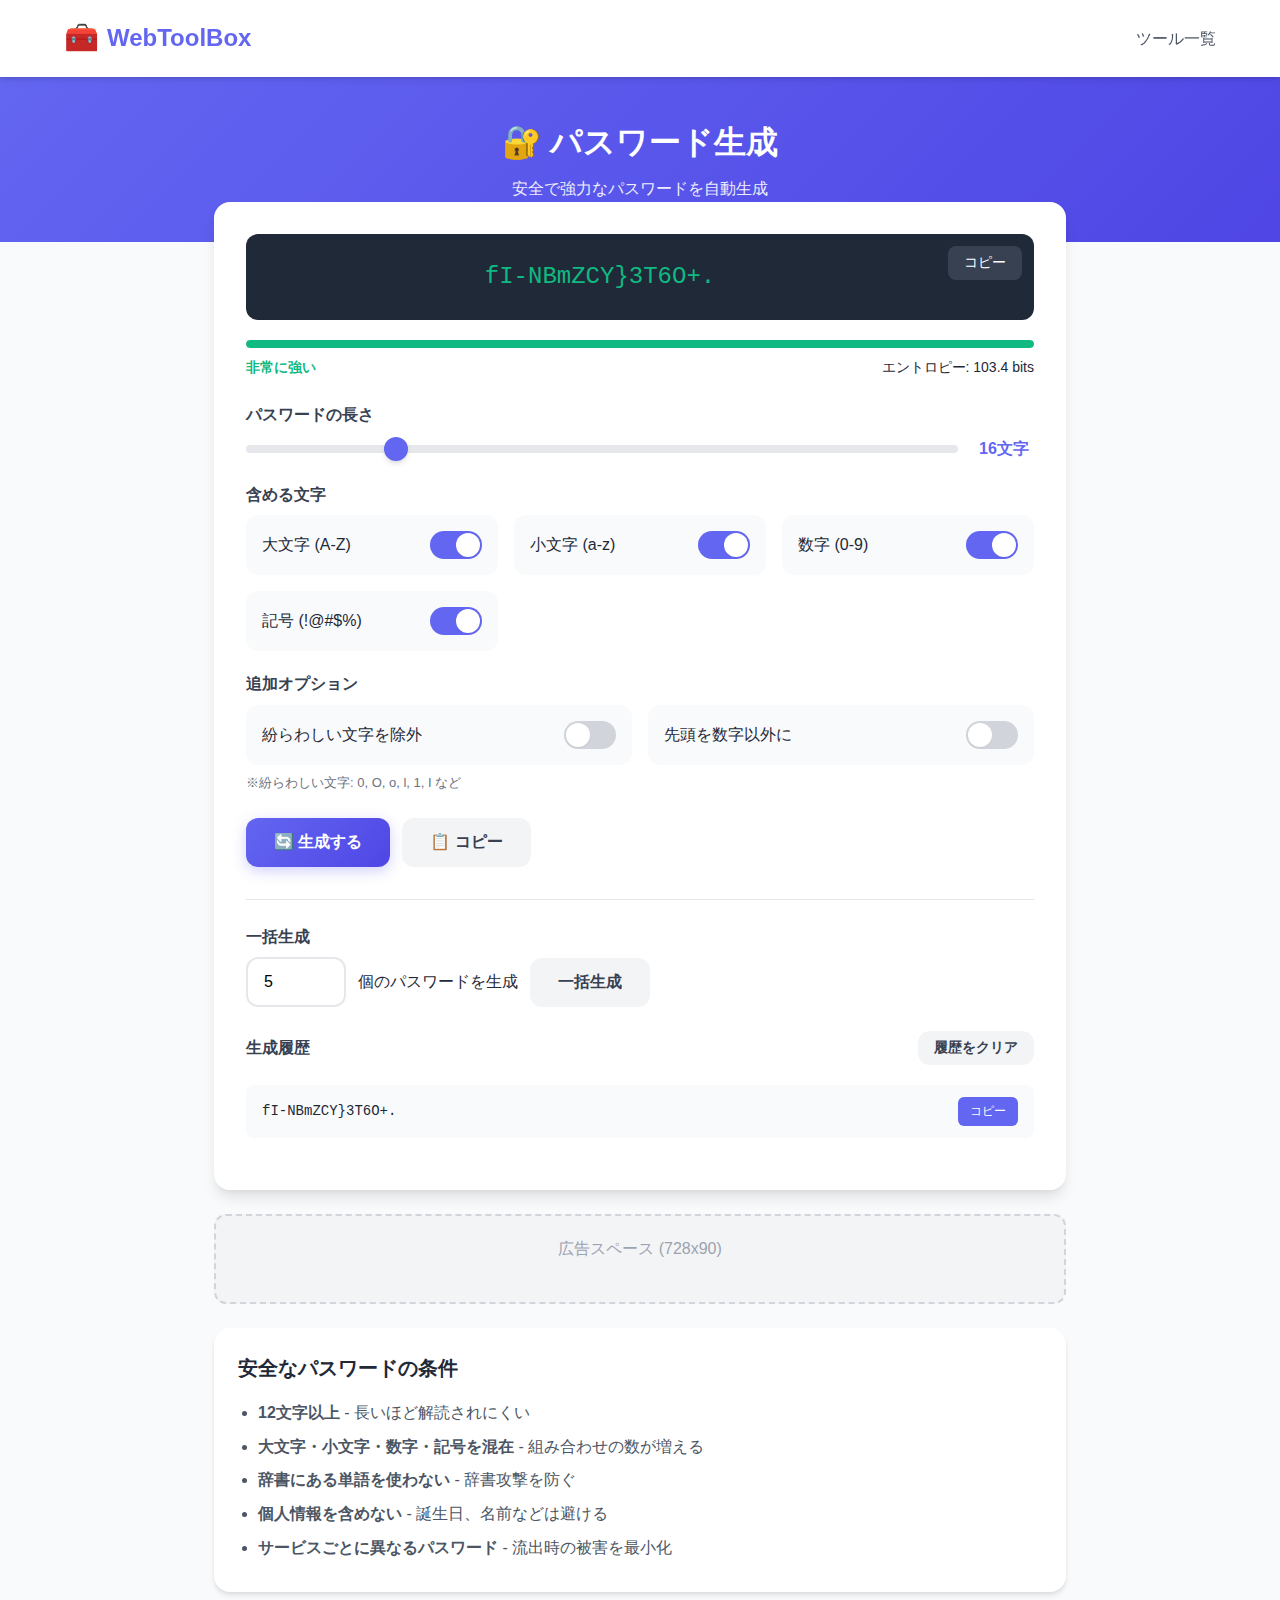
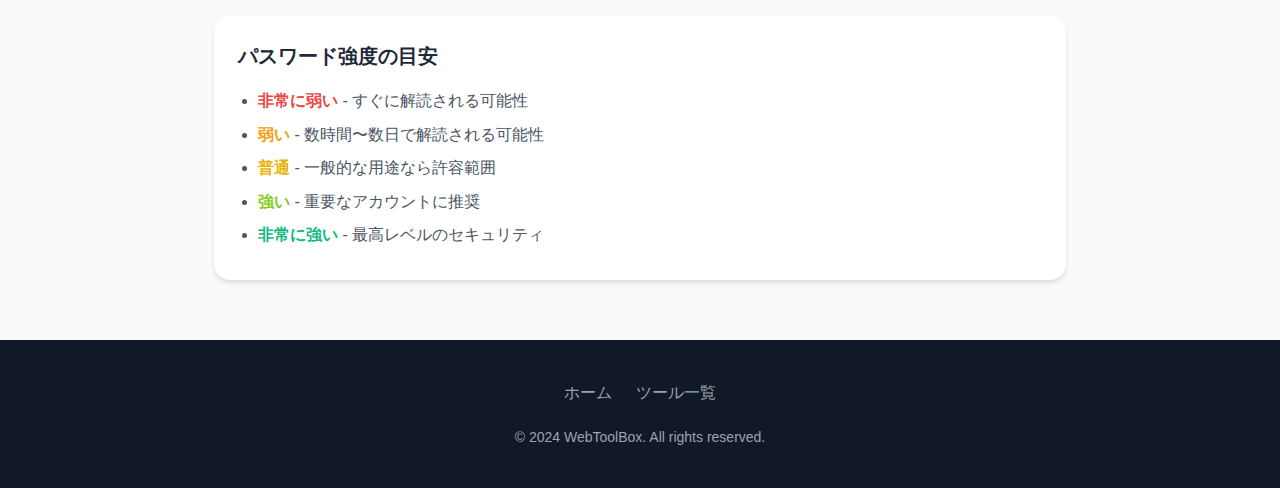
<file: tools/password-generator.html>
<!DOCTYPE html>
<html lang="ja">
<head>
    <meta charset="UTF-8">
    <meta name="viewport" content="width=device-width, initial-scale=1.0">
    <meta name="description" content="安全で強力なパスワードを自動生成。長さ・文字種をカスタマイズ可能。セキュリティを高める無料のオンラインパスワード生成ツール。">
    <meta name="keywords" content="パスワード生成,パスワードジェネレーター,安全なパスワード,ランダムパスワード,オンラインツール">
    <meta name="robots" content="index, follow">
    <meta property="og:title" content="パスワード生成 - WebToolBox">
    <meta property="og:description" content="安全で強力なパスワードを自動生成。長さ・文字種をカスタマイズ可能な無料ツール。">
    <link rel="canonical" href="https://webtoolbox.example.com/tools/password-generator.html">
    <title>パスワード生成 | 安全なパスワードジェネレーター - WebToolBox</title>
    <link rel="stylesheet" href="../css/style.css">
    <link rel="icon" href="data:image/svg+xml,<svg xmlns='http://www.w3.org/2000/svg' viewBox='0 0 100 100'><text y='.9em' font-size='90'>🔐</text></svg>">
    <style>
        .password-display {
            background: var(--gray-800);
            border-radius: var(--radius);
            padding: 24px;
            position: relative;
            margin-bottom: 20px;
        }
        .password-text {
            font-family: 'SF Mono', 'Fira Code', monospace;
            font-size: 24px;
            color: #10b981;
            word-break: break-all;
            text-align: center;
            padding-right: 80px;
            min-height: 36px;
        }
        .strength-meter {
            margin-top: 16px;
        }
        .strength-bar {
            height: 8px;
            background: var(--gray-200);
            border-radius: 4px;
            overflow: hidden;
        }
        .strength-fill {
            height: 100%;
            border-radius: 4px;
            transition: all 0.3s;
        }
        .strength-label {
            display: flex;
            justify-content: space-between;
            margin-top: 8px;
            font-size: 14px;
        }
        .strength-text {
            font-weight: 600;
        }
        .options-grid {
            display: grid;
            grid-template-columns: repeat(auto-fit, minmax(200px, 1fr));
            gap: 16px;
        }
        .option-item {
            display: flex;
            align-items: center;
            justify-content: space-between;
            padding: 16px;
            background: var(--gray-50);
            border-radius: var(--radius);
        }
        .option-label {
            font-weight: 500;
        }
        .checkbox-toggle {
            position: relative;
            width: 52px;
            height: 28px;
            background: var(--gray-300);
            border-radius: 14px;
            cursor: pointer;
            transition: var(--transition);
        }
        .checkbox-toggle.active {
            background: var(--primary);
        }
        .checkbox-toggle::after {
            content: '';
            position: absolute;
            top: 2px;
            left: 2px;
            width: 24px;
            height: 24px;
            background: white;
            border-radius: 50%;
            transition: var(--transition);
            box-shadow: var(--shadow-sm);
        }
        .checkbox-toggle.active::after {
            left: 26px;
        }
        .history-list {
            margin-top: 20px;
        }
        .history-item {
            display: flex;
            justify-content: space-between;
            align-items: center;
            padding: 12px 16px;
            background: var(--gray-50);
            border-radius: 8px;
            margin-bottom: 8px;
            font-family: 'SF Mono', monospace;
            font-size: 14px;
        }
        .history-item button {
            padding: 6px 12px;
            background: var(--primary);
            color: white;
            border: none;
            border-radius: 6px;
            cursor: pointer;
            font-size: 12px;
        }
        .bulk-passwords {
            background: var(--gray-50);
            padding: 16px;
            border-radius: var(--radius);
            max-height: 300px;
            overflow-y: auto;
        }
        .bulk-passwords p {
            font-family: 'SF Mono', monospace;
            font-size: 14px;
            padding: 8px 0;
            border-bottom: 1px solid var(--gray-200);
            margin: 0;
        }
        .bulk-passwords p:last-child {
            border-bottom: none;
        }
    </style>
</head>
<body class="tool-page">
    <!-- Header -->
    <header class="site-header">
        <div class="header-content">
            <a href="../" class="logo">
                <span class="logo-icon">🧰</span>
                <span>WebToolBox</span>
            </a>
            <nav>
                <ul class="nav-links">
                    <li><a href="../">ツール一覧</a></li>
                </ul>
            </nav>
        </div>
    </header>

    <!-- Tool Header -->
    <section class="tool-header">
        <h1>🔐 パスワード生成</h1>
        <p>安全で強力なパスワードを自動生成</p>
    </section>

    <!-- Main Content -->
    <main class="tool-content">
        <div class="tool-main">
            <!-- Password Display -->
            <div class="password-display">
                <div class="password-text" id="passwordDisplay">生成ボタンをクリック</div>
                <button class="copy-btn" onclick="copyPassword()">コピー</button>
            </div>

            <!-- Strength Meter -->
            <div class="strength-meter">
                <div class="strength-bar">
                    <div class="strength-fill" id="strengthFill" style="width: 0%; background: var(--gray-400);"></div>
                </div>
                <div class="strength-label">
                    <span class="strength-text" id="strengthText">-</span>
                    <span id="entropyText">-</span>
                </div>
            </div>

            <!-- Length Slider -->
            <div class="form-group" style="margin-top: 24px;">
                <label class="form-label">パスワードの長さ</label>
                <div class="range-container">
                    <input type="range" id="passwordLength" class="range-input" min="4" max="64" value="16" oninput="updateLength()">
                    <span class="range-value" id="lengthValue">16文字</span>
                </div>
            </div>

            <!-- Options -->
            <div class="form-group">
                <label class="form-label">含める文字</label>
                <div class="options-grid">
                    <div class="option-item">
                        <span class="option-label">大文字 (A-Z)</span>
                        <div class="checkbox-toggle active" id="toggleUpper" onclick="toggleOption('upper')"></div>
                    </div>
                    <div class="option-item">
                        <span class="option-label">小文字 (a-z)</span>
                        <div class="checkbox-toggle active" id="toggleLower" onclick="toggleOption('lower')"></div>
                    </div>
                    <div class="option-item">
                        <span class="option-label">数字 (0-9)</span>
                        <div class="checkbox-toggle active" id="toggleNumbers" onclick="toggleOption('numbers')"></div>
                    </div>
                    <div class="option-item">
                        <span class="option-label">記号 (!@#$%)</span>
                        <div class="checkbox-toggle active" id="toggleSymbols" onclick="toggleOption('symbols')"></div>
                    </div>
                </div>
            </div>

            <!-- Additional Options -->
            <div class="form-group">
                <label class="form-label">追加オプション</label>
                <div class="options-grid">
                    <div class="option-item">
                        <span class="option-label">紛らわしい文字を除外</span>
                        <div class="checkbox-toggle" id="toggleExclude" onclick="toggleOption('exclude')"></div>
                    </div>
                    <div class="option-item">
                        <span class="option-label">先頭を数字以外に</span>
                        <div class="checkbox-toggle" id="toggleNoStartNum" onclick="toggleOption('noStartNum')"></div>
                    </div>
                </div>
                <p style="font-size: 13px; color: var(--gray-500); margin-top: 8px;">
                    ※紛らわしい文字: 0, O, o, l, 1, I など
                </p>
            </div>

            <!-- Buttons -->
            <div class="btn-group" style="margin-top: 24px;">
                <button class="btn btn-primary" onclick="generatePassword()">
                    🔄 生成する
                </button>
                <button class="btn btn-secondary" onclick="copyPassword()">
                    📋 コピー
                </button>
            </div>

            <!-- Bulk Generation -->
            <div class="form-group" style="margin-top: 32px; padding-top: 24px; border-top: 1px solid var(--gray-200);">
                <label class="form-label">一括生成</label>
                <div style="display: flex; gap: 12px; align-items: center; flex-wrap: wrap;">
                    <input type="number" id="bulkCount" class="form-input" value="5" min="1" max="100" style="width: 100px;">
                    <span>個のパスワードを生成</span>
                    <button class="btn btn-secondary" onclick="generateBulk()">一括生成</button>
                </div>
                <div class="bulk-passwords hidden" id="bulkResults"></div>
            </div>

            <!-- History -->
            <div class="form-group" style="margin-top: 24px;">
                <div style="display: flex; justify-content: space-between; align-items: center;">
                    <label class="form-label" style="margin-bottom: 0;">生成履歴</label>
                    <button class="btn btn-secondary" style="padding: 8px 16px; font-size: 14px;" onclick="clearHistory()">
                        履歴をクリア
                    </button>
                </div>
                <div class="history-list" id="historyList">
                    <p style="color: var(--gray-500); text-align: center; padding: 20px;">履歴はありません</p>
                </div>
            </div>
        </div>

        <!-- Ad Space -->
        <div class="ad-container horizontal">
            <span>広告スペース (728x90)</span>
        </div>

        <!-- Info Section -->
        <div class="info-box">
            <h2>安全なパスワードの条件</h2>
            <ul>
                <li><strong>12文字以上</strong> - 長いほど解読されにくい</li>
                <li><strong>大文字・小文字・数字・記号を混在</strong> - 組み合わせの数が増える</li>
                <li><strong>辞書にある単語を使わない</strong> - 辞書攻撃を防ぐ</li>
                <li><strong>個人情報を含めない</strong> - 誕生日、名前などは避ける</li>
                <li><strong>サービスごとに異なるパスワード</strong> - 流出時の被害を最小化</li>
            </ul>
        </div>

        <!-- Password Strength -->
        <div class="info-box">
            <h2>パスワード強度の目安</h2>
            <ul>
                <li><span style="color: #ef4444; font-weight: 600;">非常に弱い</span> - すぐに解読される可能性</li>
                <li><span style="color: #f59e0b; font-weight: 600;">弱い</span> - 数時間〜数日で解読される可能性</li>
                <li><span style="color: #eab308; font-weight: 600;">普通</span> - 一般的な用途なら許容範囲</li>
                <li><span style="color: #84cc16; font-weight: 600;">強い</span> - 重要なアカウントに推奨</li>
                <li><span style="color: #10b981; font-weight: 600;">非常に強い</span> - 最高レベルのセキュリティ</li>
            </ul>
        </div>
    </main>

    <!-- Footer -->
    <footer class="site-footer">
        <div class="footer-content">
            <div class="footer-links">
                <a href="../">ホーム</a>
                <a href="../#tools">ツール一覧</a>
            </div>
            <p class="copyright">&copy; 2024 WebToolBox. All rights reserved.</p>
        </div>
    </footer>

    <script src="../js/common.js"></script>
    <script>
        const options = {
            upper: true,
            lower: true,
            numbers: true,
            symbols: true,
            exclude: false,
            noStartNum: false
        };

        const chars = {
            upper: 'ABCDEFGHIJKLMNOPQRSTUVWXYZ',
            lower: 'abcdefghijklmnopqrstuvwxyz',
            numbers: '0123456789',
            symbols: '!@#$%^&*()_+-=[]{}|;:,.<>?'
        };

        const excludeChars = '0Ool1I';
        let history = loadFromStorage('passwordHistory', []);

        // オプション切り替え
        function toggleOption(option) {
            options[option] = !options[option];
            const toggle = document.getElementById('toggle' + option.charAt(0).toUpperCase() + option.slice(1));
            toggle.classList.toggle('active', options[option]);
            
            // 少なくとも1つは有効にする
            if (!options.upper && !options.lower && !options.numbers && !options.symbols) {
                options.lower = true;
                document.getElementById('toggleLower').classList.add('active');
            }
        }

        // 長さ更新
        function updateLength() {
            const length = document.getElementById('passwordLength').value;
            document.getElementById('lengthValue').textContent = length + '文字';
        }

        // パスワード生成
        function generatePassword() {
            const length = parseInt(document.getElementById('passwordLength').value);
            let charset = '';

            if (options.upper) charset += chars.upper;
            if (options.lower) charset += chars.lower;
            if (options.numbers) charset += chars.numbers;
            if (options.symbols) charset += chars.symbols;

            if (options.exclude) {
                charset = charset.split('').filter(c => !excludeChars.includes(c)).join('');
            }

            if (!charset) {
                showToast('少なくとも1つの文字種を選択してください', 'error');
                return;
            }

            let password = '';
            const array = new Uint32Array(length);
            crypto.getRandomValues(array);

            for (let i = 0; i < length; i++) {
                password += charset[array[i] % charset.length];
            }

            // 先頭を数字以外にする
            if (options.noStartNum && /^\d/.test(password)) {
                let nonNumChars = charset.replace(/[0-9]/g, '');
                if (nonNumChars) {
                    const randomIndex = crypto.getRandomValues(new Uint32Array(1))[0] % nonNumChars.length;
                    password = nonNumChars[randomIndex] + password.slice(1);
                }
            }

            document.getElementById('passwordDisplay').textContent = password;
            updateStrength(password, charset.length);
            addToHistory(password);
        }

        // 強度計算
        function updateStrength(password, charsetSize) {
            const entropy = password.length * Math.log2(charsetSize);
            let strength, color, percent;

            if (entropy < 28) {
                strength = '非常に弱い';
                color = '#ef4444';
                percent = 20;
            } else if (entropy < 36) {
                strength = '弱い';
                color = '#f59e0b';
                percent = 40;
            } else if (entropy < 60) {
                strength = '普通';
                color = '#eab308';
                percent = 60;
            } else if (entropy < 80) {
                strength = '強い';
                color = '#84cc16';
                percent = 80;
            } else {
                strength = '非常に強い';
                color = '#10b981';
                percent = 100;
            }

            const fill = document.getElementById('strengthFill');
            fill.style.width = percent + '%';
            fill.style.background = color;

            document.getElementById('strengthText').textContent = strength;
            document.getElementById('strengthText').style.color = color;
            document.getElementById('entropyText').textContent = `エントロピー: ${entropy.toFixed(1)} bits`;
        }

        // 履歴に追加
        function addToHistory(password) {
            history.unshift(password);
            if (history.length > 10) history.pop();
            saveToStorage('passwordHistory', history);
            renderHistory();
        }

        // 履歴表示
        function renderHistory() {
            const list = document.getElementById('historyList');
            if (history.length === 0) {
                list.innerHTML = '<p style="color: var(--gray-500); text-align: center; padding: 20px;">履歴はありません</p>';
                return;
            }

            list.innerHTML = history.map((pw, i) => `
                <div class="history-item">
                    <span>${pw}</span>
                    <button onclick="copyFromHistory(${i})">コピー</button>
                </div>
            `).join('');
        }

        // 履歴からコピー
        function copyFromHistory(index) {
            navigator.clipboard.writeText(history[index]).then(() => {
                showToast('コピーしました');
            });
        }

        // 履歴クリア
        function clearHistory() {
            history = [];
            saveToStorage('passwordHistory', []);
            renderHistory();
            showToast('履歴をクリアしました');
        }

        // パスワードコピー
        function copyPassword() {
            const password = document.getElementById('passwordDisplay').textContent;
            if (password && password !== '生成ボタンをクリック') {
                navigator.clipboard.writeText(password).then(() => {
                    showToast('パスワードをコピーしました');
                });
            }
        }

        // 一括生成
        function generateBulk() {
            const count = Math.min(100, Math.max(1, parseInt(document.getElementById('bulkCount').value) || 5));
            const length = parseInt(document.getElementById('passwordLength').value);
            let charset = '';

            if (options.upper) charset += chars.upper;
            if (options.lower) charset += chars.lower;
            if (options.numbers) charset += chars.numbers;
            if (options.symbols) charset += chars.symbols;

            if (options.exclude) {
                charset = charset.split('').filter(c => !excludeChars.includes(c)).join('');
            }

            const passwords = [];
            for (let i = 0; i < count; i++) {
                let password = '';
                const array = new Uint32Array(length);
                crypto.getRandomValues(array);
                for (let j = 0; j < length; j++) {
                    password += charset[array[j] % charset.length];
                }
                passwords.push(password);
            }

            const results = document.getElementById('bulkResults');
            results.innerHTML = passwords.map(pw => `<p>${pw}</p>`).join('');
            results.classList.remove('hidden');

            // コピー用のボタンを追加
            const copyAllBtn = document.createElement('button');
            copyAllBtn.className = 'btn btn-primary';
            copyAllBtn.style.marginTop = '12px';
            copyAllBtn.textContent = '全てコピー';
            copyAllBtn.onclick = () => {
                navigator.clipboard.writeText(passwords.join('\n')).then(() => {
                    showToast('全てのパスワードをコピーしました');
                });
            };
            results.appendChild(copyAllBtn);
        }

        // 初期化
        renderHistory();
        generatePassword();
    </script>
</body>
</html>
</file>
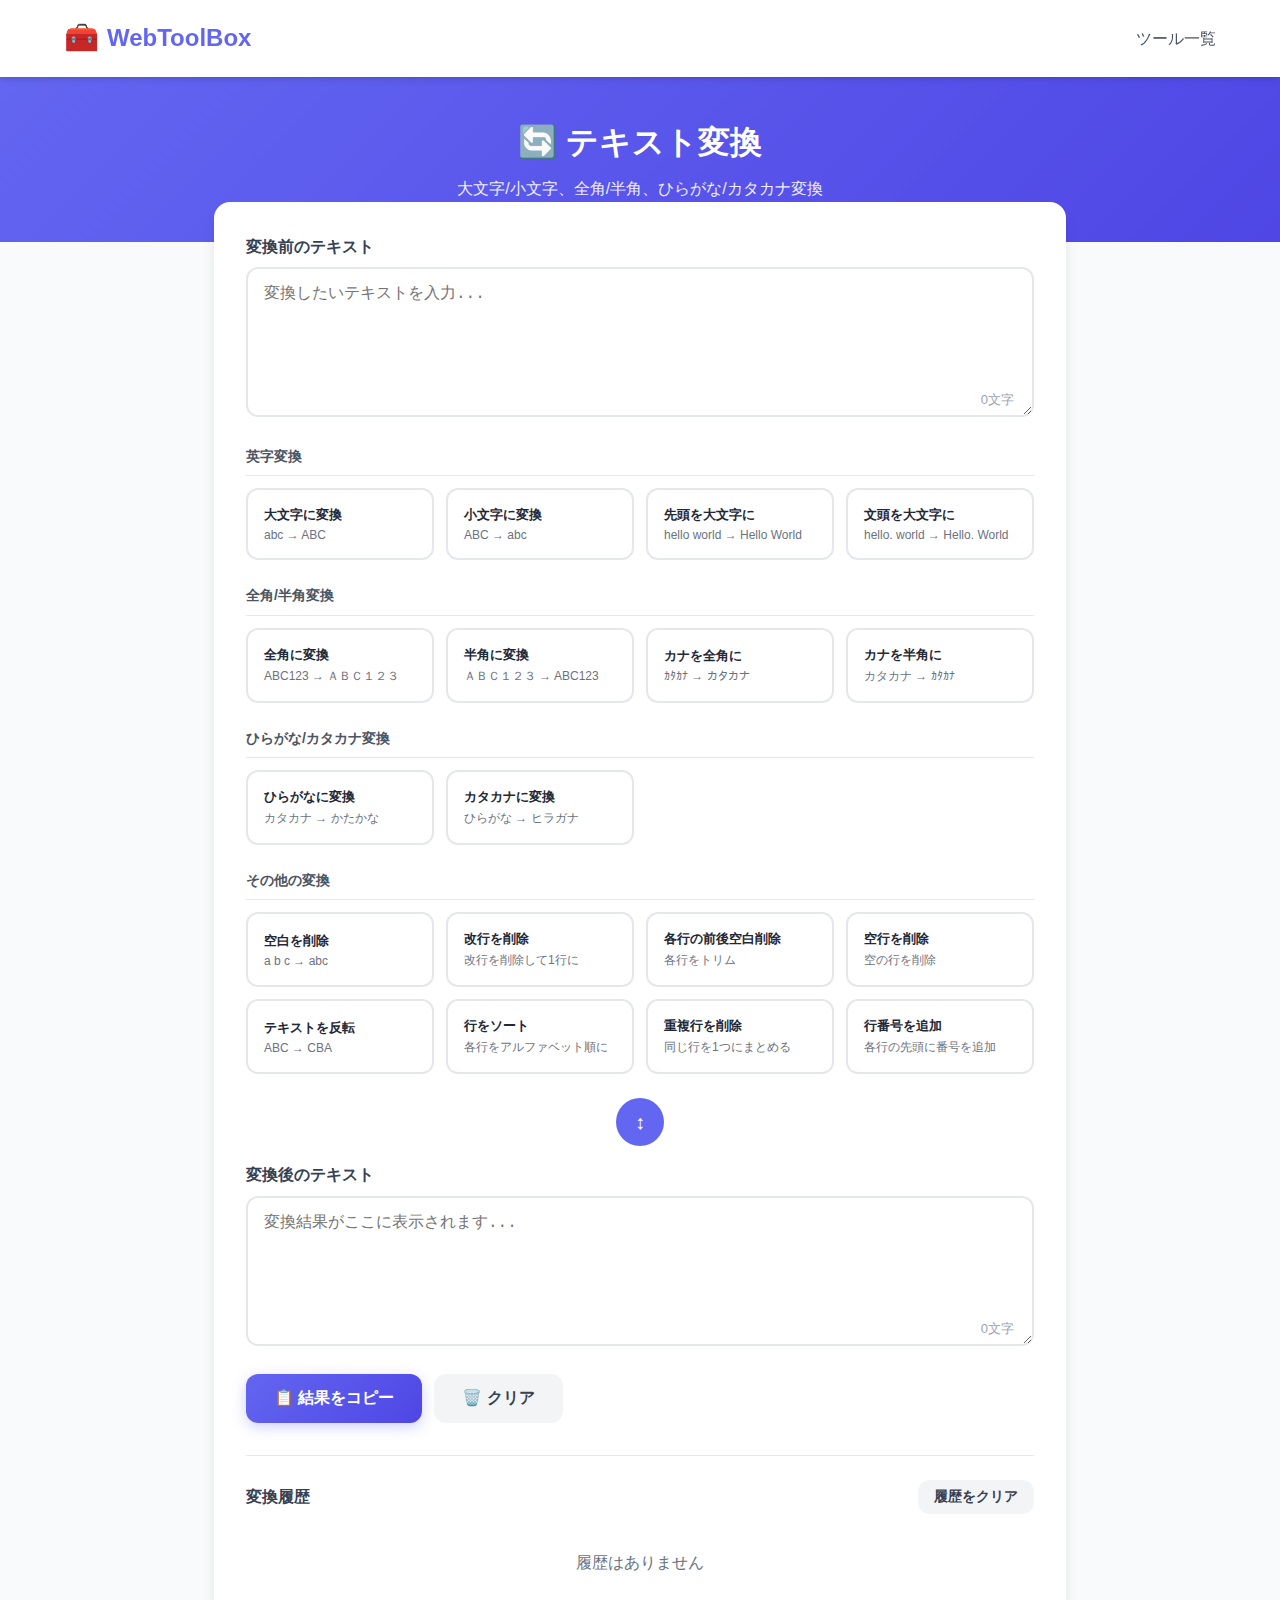
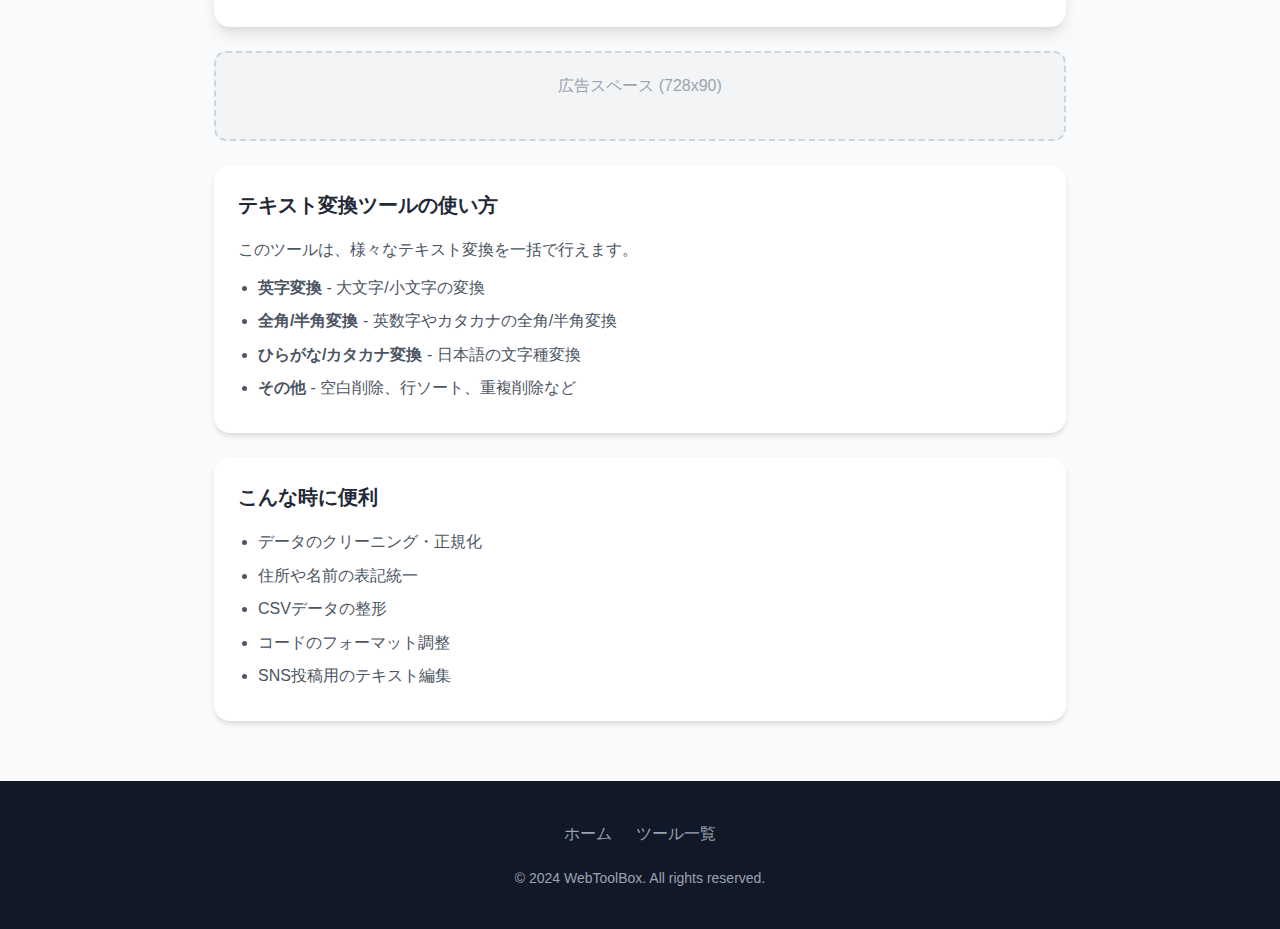
<file: tools/text-converter.html>
<!DOCTYPE html>
<html lang="ja">
<head>
    <meta charset="UTF-8">
    <meta name="viewport" content="width=device-width, initial-scale=1.0">
    <meta name="description" content="テキストの大文字/小文字変換、全角/半角変換、ひらがな/カタカナ変換などを一括処理。データ整形に便利な無料テキスト変換ツール。">
    <meta name="keywords" content="テキスト変換,全角半角変換,大文字小文字変換,ひらがなカタカナ変換,オンラインツール">
    <meta name="robots" content="index, follow">
    <meta property="og:title" content="テキスト変換 - WebToolBox">
    <meta property="og:description" content="大文字/小文字、全角/半角、ひらがな/カタカナ変換など多彩な変換機能を提供する無料ツール。">
    <link rel="canonical" href="https://webtoolbox.example.com/tools/text-converter.html">
    <title>テキスト変換 | 全角半角・大文字小文字変換ツール - WebToolBox</title>
    <link rel="stylesheet" href="../css/style.css">
    <link rel="icon" href="data:image/svg+xml,<svg xmlns='http://www.w3.org/2000/svg' viewBox='0 0 100 100'><text y='.9em' font-size='90'>🔄</text></svg>">
    <style>
        .convert-buttons {
            display: grid;
            grid-template-columns: repeat(auto-fill, minmax(180px, 1fr));
            gap: 12px;
            margin-bottom: 24px;
        }
        .convert-btn {
            padding: 16px;
            background: white;
            border: 2px solid var(--gray-200);
            border-radius: var(--radius);
            cursor: pointer;
            transition: var(--transition);
            text-align: left;
        }
        .convert-btn:hover {
            border-color: var(--primary);
            background: rgba(99, 102, 241, 0.05);
        }
        .convert-btn-title {
            font-weight: 600;
            color: var(--gray-800);
            margin-bottom: 4px;
        }
        .convert-btn-desc {
            font-size: 12px;
            color: var(--gray-500);
        }
        .textarea-container {
            position: relative;
        }
        .char-count {
            position: absolute;
            bottom: 12px;
            right: 12px;
            font-size: 13px;
            color: var(--gray-400);
            background: white;
            padding: 2px 8px;
            border-radius: 4px;
        }
        .category-label {
            font-size: 14px;
            font-weight: 600;
            color: var(--gray-600);
            margin: 20px 0 12px;
            padding-bottom: 8px;
            border-bottom: 1px solid var(--gray-200);
        }
        .swap-icon {
            display: flex;
            justify-content: center;
            margin: 16px 0;
        }
        .swap-btn {
            width: 48px;
            height: 48px;
            border-radius: 50%;
            background: var(--primary);
            color: white;
            border: none;
            cursor: pointer;
            font-size: 20px;
            transition: var(--transition);
            display: flex;
            align-items: center;
            justify-content: center;
        }
        .swap-btn:hover {
            transform: rotate(180deg);
            background: var(--primary-dark);
        }
        .history-section {
            margin-top: 32px;
            padding-top: 24px;
            border-top: 1px solid var(--gray-200);
        }
        .history-item {
            background: var(--gray-50);
            padding: 16px;
            border-radius: var(--radius);
            margin-bottom: 12px;
        }
        .history-item-header {
            display: flex;
            justify-content: space-between;
            align-items: center;
            margin-bottom: 8px;
        }
        .history-item-type {
            font-size: 13px;
            color: var(--primary);
            font-weight: 600;
        }
        .history-item-time {
            font-size: 12px;
            color: var(--gray-400);
        }
        .history-item-text {
            font-size: 14px;
            color: var(--gray-600);
            overflow: hidden;
            text-overflow: ellipsis;
            white-space: nowrap;
        }
    </style>
</head>
<body class="tool-page">
    <!-- Header -->
    <header class="site-header">
        <div class="header-content">
            <a href="../" class="logo">
                <span class="logo-icon">🧰</span>
                <span>WebToolBox</span>
            </a>
            <nav>
                <ul class="nav-links">
                    <li><a href="../">ツール一覧</a></li>
                </ul>
            </nav>
        </div>
    </header>

    <!-- Tool Header -->
    <section class="tool-header">
        <h1>🔄 テキスト変換</h1>
        <p>大文字/小文字、全角/半角、ひらがな/カタカナ変換</p>
    </section>

    <!-- Main Content -->
    <main class="tool-content">
        <div class="tool-main">
            <!-- Input -->
            <div class="form-group">
                <label class="form-label">変換前のテキスト</label>
                <div class="textarea-container">
                    <textarea 
                        id="inputText" 
                        class="form-textarea" 
                        placeholder="変換したいテキストを入力..."
                        style="min-height: 150px;"
                        oninput="updateCharCount('input')"
                    ></textarea>
                    <span class="char-count" id="inputCount">0文字</span>
                </div>
            </div>

            <!-- Convert Buttons -->
            <div class="category-label">英字変換</div>
            <div class="convert-buttons">
                <button class="convert-btn" onclick="convert('uppercase')">
                    <div class="convert-btn-title">大文字に変換</div>
                    <div class="convert-btn-desc">abc → ABC</div>
                </button>
                <button class="convert-btn" onclick="convert('lowercase')">
                    <div class="convert-btn-title">小文字に変換</div>
                    <div class="convert-btn-desc">ABC → abc</div>
                </button>
                <button class="convert-btn" onclick="convert('capitalize')">
                    <div class="convert-btn-title">先頭を大文字に</div>
                    <div class="convert-btn-desc">hello world → Hello World</div>
                </button>
                <button class="convert-btn" onclick="convert('sentence')">
                    <div class="convert-btn-title">文頭を大文字に</div>
                    <div class="convert-btn-desc">hello. world → Hello. World</div>
                </button>
            </div>

            <div class="category-label">全角/半角変換</div>
            <div class="convert-buttons">
                <button class="convert-btn" onclick="convert('toFullWidth')">
                    <div class="convert-btn-title">全角に変換</div>
                    <div class="convert-btn-desc">ABC123 → ＡＢＣ１２３</div>
                </button>
                <button class="convert-btn" onclick="convert('toHalfWidth')">
                    <div class="convert-btn-title">半角に変換</div>
                    <div class="convert-btn-desc">ＡＢＣ１２３ → ABC123</div>
                </button>
                <button class="convert-btn" onclick="convert('toFullWidthKana')">
                    <div class="convert-btn-title">カナを全角に</div>
                    <div class="convert-btn-desc">ｶﾀｶﾅ → カタカナ</div>
                </button>
                <button class="convert-btn" onclick="convert('toHalfWidthKana')">
                    <div class="convert-btn-title">カナを半角に</div>
                    <div class="convert-btn-desc">カタカナ → ｶﾀｶﾅ</div>
                </button>
            </div>

            <div class="category-label">ひらがな/カタカナ変換</div>
            <div class="convert-buttons">
                <button class="convert-btn" onclick="convert('toHiragana')">
                    <div class="convert-btn-title">ひらがなに変換</div>
                    <div class="convert-btn-desc">カタカナ → かたかな</div>
                </button>
                <button class="convert-btn" onclick="convert('toKatakana')">
                    <div class="convert-btn-title">カタカナに変換</div>
                    <div class="convert-btn-desc">ひらがな → ヒラガナ</div>
                </button>
            </div>

            <div class="category-label">その他の変換</div>
            <div class="convert-buttons">
                <button class="convert-btn" onclick="convert('removeSpaces')">
                    <div class="convert-btn-title">空白を削除</div>
                    <div class="convert-btn-desc">a b c → abc</div>
                </button>
                <button class="convert-btn" onclick="convert('removeLineBreaks')">
                    <div class="convert-btn-title">改行を削除</div>
                    <div class="convert-btn-desc">改行を削除して1行に</div>
                </button>
                <button class="convert-btn" onclick="convert('trimLines')">
                    <div class="convert-btn-title">各行の前後空白削除</div>
                    <div class="convert-btn-desc">各行をトリム</div>
                </button>
                <button class="convert-btn" onclick="convert('removeEmptyLines')">
                    <div class="convert-btn-title">空行を削除</div>
                    <div class="convert-btn-desc">空の行を削除</div>
                </button>
                <button class="convert-btn" onclick="convert('reverseText')">
                    <div class="convert-btn-title">テキストを反転</div>
                    <div class="convert-btn-desc">ABC → CBA</div>
                </button>
                <button class="convert-btn" onclick="convert('sortLines')">
                    <div class="convert-btn-title">行をソート</div>
                    <div class="convert-btn-desc">各行をアルファベット順に</div>
                </button>
                <button class="convert-btn" onclick="convert('uniqueLines')">
                    <div class="convert-btn-title">重複行を削除</div>
                    <div class="convert-btn-desc">同じ行を1つにまとめる</div>
                </button>
                <button class="convert-btn" onclick="convert('addLineNumbers')">
                    <div class="convert-btn-title">行番号を追加</div>
                    <div class="convert-btn-desc">各行の先頭に番号を追加</div>
                </button>
            </div>

            <!-- Swap Button -->
            <div class="swap-icon">
                <button class="swap-btn" onclick="swapTexts()" title="入力と出力を入れ替え">↕</button>
            </div>

            <!-- Output -->
            <div class="form-group">
                <label class="form-label">変換後のテキスト</label>
                <div class="textarea-container">
                    <textarea 
                        id="outputText" 
                        class="form-textarea" 
                        placeholder="変換結果がここに表示されます..."
                        style="min-height: 150px;"
                        readonly
                    ></textarea>
                    <span class="char-count" id="outputCount">0文字</span>
                </div>
            </div>

            <!-- Buttons -->
            <div class="btn-group">
                <button class="btn btn-primary" onclick="copyOutput()">
                    📋 結果をコピー
                </button>
                <button class="btn btn-secondary" onclick="clearAll()">
                    🗑️ クリア
                </button>
            </div>

            <!-- History -->
            <div class="history-section">
                <div style="display: flex; justify-content: space-between; align-items: center;">
                    <label class="form-label" style="margin: 0;">変換履歴</label>
                    <button class="btn btn-secondary" style="padding: 8px 16px; font-size: 14px;" onclick="clearHistory()">
                        履歴をクリア
                    </button>
                </div>
                <div id="historyList" style="margin-top: 16px;">
                    <p style="color: var(--gray-500); text-align: center; padding: 20px;">履歴はありません</p>
                </div>
            </div>
        </div>

        <!-- Ad Space -->
        <div class="ad-container horizontal">
            <span>広告スペース (728x90)</span>
        </div>

        <!-- Info Section -->
        <div class="info-box">
            <h2>テキスト変換ツールの使い方</h2>
            <p>このツールは、様々なテキスト変換を一括で行えます。</p>
            <ul>
                <li><strong>英字変換</strong> - 大文字/小文字の変換</li>
                <li><strong>全角/半角変換</strong> - 英数字やカタカナの全角/半角変換</li>
                <li><strong>ひらがな/カタカナ変換</strong> - 日本語の文字種変換</li>
                <li><strong>その他</strong> - 空白削除、行ソート、重複削除など</li>
            </ul>
        </div>

        <!-- Use Cases -->
        <div class="info-box">
            <h2>こんな時に便利</h2>
            <ul>
                <li>データのクリーニング・正規化</li>
                <li>住所や名前の表記統一</li>
                <li>CSVデータの整形</li>
                <li>コードのフォーマット調整</li>
                <li>SNS投稿用のテキスト編集</li>
            </ul>
        </div>
    </main>

    <!-- Footer -->
    <footer class="site-footer">
        <div class="footer-content">
            <div class="footer-links">
                <a href="../">ホーム</a>
                <a href="../#tools">ツール一覧</a>
            </div>
            <p class="copyright">&copy; 2024 WebToolBox. All rights reserved.</p>
        </div>
    </footer>

    <script src="../js/common.js"></script>
    <script>
        let history = loadFromStorage('textConvertHistory', []);

        // 変換関数
        const converters = {
            uppercase: (text) => text.toUpperCase(),
            lowercase: (text) => text.toLowerCase(),
            capitalize: (text) => text.replace(/\b\w/g, c => c.toUpperCase()),
            sentence: (text) => text.replace(/(^\s*\w|[.!?]\s*\w)/g, c => c.toUpperCase()),
            
            toFullWidth: (text) => text.replace(/[A-Za-z0-9]/g, s => 
                String.fromCharCode(s.charCodeAt(0) + 0xFEE0)
            ),
            toHalfWidth: (text) => text.replace(/[Ａ-Ｚａ-ｚ０-９]/g, s => 
                String.fromCharCode(s.charCodeAt(0) - 0xFEE0)
            ),
            toFullWidthKana: (text) => {
                const kanaMap = {
                    'ｱ':'ア','ｲ':'イ','ｳ':'ウ','ｴ':'エ','ｵ':'オ',
                    'ｶ':'カ','ｷ':'キ','ｸ':'ク','ｹ':'ケ','ｺ':'コ',
                    'ｻ':'サ','ｼ':'シ','ｽ':'ス','ｾ':'セ','ｿ':'ソ',
                    'ﾀ':'タ','ﾁ':'チ','ﾂ':'ツ','ﾃ':'テ','ﾄ':'ト',
                    'ﾅ':'ナ','ﾆ':'ニ','ﾇ':'ヌ','ﾈ':'ネ','ﾉ':'ノ',
                    'ﾊ':'ハ','ﾋ':'ヒ','ﾌ':'フ','ﾍ':'ヘ','ﾎ':'ホ',
                    'ﾏ':'マ','ﾐ':'ミ','ﾑ':'ム','ﾒ':'メ','ﾓ':'モ',
                    'ﾔ':'ヤ','ﾕ':'ユ','ﾖ':'ヨ',
                    'ﾗ':'ラ','ﾘ':'リ','ﾙ':'ル','ﾚ':'レ','ﾛ':'ロ',
                    'ﾜ':'ワ','ｦ':'ヲ','ﾝ':'ン',
                    'ｧ':'ァ','ｨ':'ィ','ｩ':'ゥ','ｪ':'ェ','ｫ':'ォ',
                    'ｬ':'ャ','ｭ':'ュ','ｮ':'ョ','ｯ':'ッ',
                    'ﾞ':'゛','ﾟ':'゜','ｰ':'ー'
                };
                return text.replace(/[ｦ-ﾟ]/g, s => kanaMap[s] || s);
            },
            toHalfWidthKana: (text) => {
                const kanaMap = {
                    'ア':'ｱ','イ':'ｲ','ウ':'ｳ','エ':'ｴ','オ':'ｵ',
                    'カ':'ｶ','キ':'ｷ','ク':'ｸ','ケ':'ｹ','コ':'ｺ',
                    'サ':'ｻ','シ':'ｼ','ス':'ｽ','セ':'ｾ','ソ':'ｿ',
                    'タ':'ﾀ','チ':'ﾁ','ツ':'ﾂ','テ':'ﾃ','ト':'ﾄ',
                    'ナ':'ﾅ','ニ':'ﾆ','ヌ':'ﾇ','ネ':'ﾈ','ノ':'ﾉ',
                    'ハ':'ﾊ','ヒ':'ﾋ','フ':'ﾌ','ヘ':'ﾍ','ホ':'ﾎ',
                    'マ':'ﾏ','ミ':'ﾐ','ム':'ﾑ','メ':'ﾒ','モ':'ﾓ',
                    'ヤ':'ﾔ','ユ':'ﾕ','ヨ':'ﾖ',
                    'ラ':'ﾗ','リ':'ﾘ','ル':'ﾙ','レ':'ﾚ','ロ':'ﾛ',
                    'ワ':'ﾜ','ヲ':'ｦ','ン':'ﾝ',
                    'ァ':'ｧ','ィ':'ｨ','ゥ':'ｩ','ェ':'ｪ','ォ':'ｫ',
                    'ャ':'ｬ','ュ':'ｭ','ョ':'ｮ','ッ':'ｯ',
                    '゛':'ﾞ','゜':'ﾟ','ー':'ｰ'
                };
                return text.replace(/[ァ-ヴー゛゜]/g, s => kanaMap[s] || s);
            },
            
            toHiragana: (text) => text.replace(/[\u30A1-\u30F6]/g, s => 
                String.fromCharCode(s.charCodeAt(0) - 0x60)
            ),
            toKatakana: (text) => text.replace(/[\u3041-\u3096]/g, s => 
                String.fromCharCode(s.charCodeAt(0) + 0x60)
            ),
            
            removeSpaces: (text) => text.replace(/[\s　]/g, ''),
            removeLineBreaks: (text) => text.replace(/\n/g, ''),
            trimLines: (text) => text.split('\n').map(line => line.trim()).join('\n'),
            removeEmptyLines: (text) => text.split('\n').filter(line => line.trim()).join('\n'),
            reverseText: (text) => text.split('').reverse().join(''),
            sortLines: (text) => text.split('\n').sort().join('\n'),
            uniqueLines: (text) => [...new Set(text.split('\n'))].join('\n'),
            addLineNumbers: (text) => text.split('\n').map((line, i) => `${i + 1}. ${line}`).join('\n')
        };

        const converterNames = {
            uppercase: '大文字に変換',
            lowercase: '小文字に変換',
            capitalize: '先頭を大文字に',
            sentence: '文頭を大文字に',
            toFullWidth: '全角に変換',
            toHalfWidth: '半角に変換',
            toFullWidthKana: 'カナを全角に',
            toHalfWidthKana: 'カナを半角に',
            toHiragana: 'ひらがなに変換',
            toKatakana: 'カタカナに変換',
            removeSpaces: '空白を削除',
            removeLineBreaks: '改行を削除',
            trimLines: '各行の前後空白削除',
            removeEmptyLines: '空行を削除',
            reverseText: 'テキストを反転',
            sortLines: '行をソート',
            uniqueLines: '重複行を削除',
            addLineNumbers: '行番号を追加'
        };

        // 変換実行
        function convert(type) {
            const input = document.getElementById('inputText').value;
            if (!input) {
                showToast('テキストを入力してください', 'error');
                return;
            }

            const output = converters[type](input);
            document.getElementById('outputText').value = output;
            updateCharCount('output');

            // 履歴に追加
            addToHistory(type, input.substring(0, 50));
        }

        // 文字数更新
        function updateCharCount(type) {
            const text = document.getElementById(type + 'Text').value;
            document.getElementById(type + 'Count').textContent = text.length + '文字';
        }

        // 入れ替え
        function swapTexts() {
            const input = document.getElementById('inputText');
            const output = document.getElementById('outputText');
            const temp = input.value;
            input.value = output.value;
            output.value = temp;
            updateCharCount('input');
            updateCharCount('output');
        }

        // コピー
        function copyOutput() {
            const output = document.getElementById('outputText').value;
            if (output) {
                navigator.clipboard.writeText(output).then(() => {
                    showToast('コピーしました');
                });
            }
        }

        // クリア
        function clearAll() {
            document.getElementById('inputText').value = '';
            document.getElementById('outputText').value = '';
            updateCharCount('input');
            updateCharCount('output');
        }

        // 履歴追加
        function addToHistory(type, preview) {
            history.unshift({
                type: converterNames[type],
                preview: preview,
                time: new Date().toLocaleTimeString('ja-JP')
            });
            if (history.length > 10) history.pop();
            saveToStorage('textConvertHistory', history);
            renderHistory();
        }

        // 履歴表示
        function renderHistory() {
            const list = document.getElementById('historyList');
            if (history.length === 0) {
                list.innerHTML = '<p style="color: var(--gray-500); text-align: center; padding: 20px;">履歴はありません</p>';
                return;
            }

            list.innerHTML = history.map(item => `
                <div class="history-item">
                    <div class="history-item-header">
                        <span class="history-item-type">${item.type}</span>
                        <span class="history-item-time">${item.time}</span>
                    </div>
                    <div class="history-item-text">${escapeHtml(item.preview)}...</div>
                </div>
            `).join('');
        }

        // HTML エスケープ
        function escapeHtml(text) {
            const div = document.createElement('div');
            div.textContent = text;
            return div.innerHTML;
        }

        // 履歴クリア
        function clearHistory() {
            history = [];
            saveToStorage('textConvertHistory', []);
            renderHistory();
            showToast('履歴をクリアしました');
        }

        // 初期化
        renderHistory();
    </script>
</body>
</html>
</file>
<file: css/style.css>
/* ========================================
   WebToolBox - 無料オンラインツール集
   共通スタイルシート
   ======================================== */

/* Reset & Base */
* {
    margin: 0;
    padding: 0;
    box-sizing: border-box;
}

:root {
    --primary: #6366f1;
    --primary-dark: #4f46e5;
    --primary-light: #818cf8;
    --secondary: #10b981;
    --accent: #f59e0b;
    --danger: #ef4444;
    --gray-50: #f9fafb;
    --gray-100: #f3f4f6;
    --gray-200: #e5e7eb;
    --gray-300: #d1d5db;
    --gray-400: #9ca3af;
    --gray-500: #6b7280;
    --gray-600: #4b5563;
    --gray-700: #374151;
    --gray-800: #1f2937;
    --gray-900: #111827;
    --shadow-sm: 0 1px 2px rgba(0,0,0,0.05);
    --shadow: 0 4px 6px -1px rgba(0,0,0,0.1), 0 2px 4px -1px rgba(0,0,0,0.06);
    --shadow-lg: 0 10px 15px -3px rgba(0,0,0,0.1), 0 4px 6px -2px rgba(0,0,0,0.05);
    --shadow-xl: 0 20px 25px -5px rgba(0,0,0,0.1), 0 10px 10px -5px rgba(0,0,0,0.04);
    --radius: 12px;
    --radius-lg: 16px;
    --transition: all 0.3s cubic-bezier(0.4, 0, 0.2, 1);
}

html {
    scroll-behavior: smooth;
}

body {
    font-family: -apple-system, BlinkMacSystemFont, 'Segoe UI', 'Hiragino Sans', 'Hiragino Kaku Gothic ProN', 'Noto Sans JP', sans-serif;
    background: linear-gradient(135deg, #667eea 0%, #764ba2 100%);
    min-height: 100vh;
    color: var(--gray-800);
    line-height: 1.6;
}

/* Header */
.site-header {
    background: rgba(255, 255, 255, 0.95);
    backdrop-filter: blur(10px);
    -webkit-backdrop-filter: blur(10px);
    box-shadow: var(--shadow);
    position: sticky;
    top: 0;
    z-index: 100;
}

.header-content {
    max-width: 1200px;
    margin: 0 auto;
    padding: 16px 24px;
    display: flex;
    justify-content: space-between;
    align-items: center;
}

.logo {
    font-size: 24px;
    font-weight: 700;
    color: var(--primary);
    text-decoration: none;
    display: flex;
    align-items: center;
    gap: 8px;
}

.logo-icon {
    font-size: 28px;
}

.nav-links {
    display: flex;
    gap: 24px;
    list-style: none;
}

.nav-links a {
    color: var(--gray-600);
    text-decoration: none;
    font-weight: 500;
    transition: var(--transition);
}

.nav-links a:hover {
    color: var(--primary);
}

/* Main Container */
.main-container {
    max-width: 1200px;
    margin: 0 auto;
    padding: 40px 24px;
}

/* Hero Section */
.hero {
    text-align: center;
    padding: 60px 20px;
    color: white;
}

.hero h1 {
    font-size: clamp(32px, 5vw, 48px);
    font-weight: 800;
    margin-bottom: 16px;
    text-shadow: 0 2px 10px rgba(0,0,0,0.2);
}

.hero p {
    font-size: clamp(16px, 2vw, 20px);
    opacity: 0.9;
    max-width: 600px;
    margin: 0 auto;
}

/* Tool Grid */
.tool-grid {
    display: grid;
    grid-template-columns: repeat(auto-fill, minmax(280px, 1fr));
    gap: 24px;
    padding: 20px 0;
}

/* Tool Card */
.tool-card {
    background: white;
    border-radius: var(--radius-lg);
    padding: 28px;
    text-decoration: none;
    color: inherit;
    transition: var(--transition);
    box-shadow: var(--shadow);
    display: flex;
    flex-direction: column;
    position: relative;
    overflow: hidden;
}

.tool-card::before {
    content: '';
    position: absolute;
    top: 0;
    left: 0;
    right: 0;
    height: 4px;
    background: linear-gradient(90deg, var(--primary), var(--primary-light));
    transform: scaleX(0);
    transition: var(--transition);
}

.tool-card:hover {
    transform: translateY(-8px);
    box-shadow: var(--shadow-xl);
}

.tool-card:hover::before {
    transform: scaleX(1);
}

.tool-icon {
    font-size: 48px;
    margin-bottom: 16px;
}

.tool-card h3 {
    font-size: 20px;
    font-weight: 700;
    margin-bottom: 8px;
    color: var(--gray-800);
}

.tool-card p {
    font-size: 14px;
    color: var(--gray-500);
    flex-grow: 1;
}

.tool-tag {
    display: inline-block;
    background: var(--gray-100);
    color: var(--gray-600);
    font-size: 12px;
    padding: 4px 10px;
    border-radius: 20px;
    margin-top: 12px;
}

/* Tool Page Layout */
.tool-page {
    background: var(--gray-50);
    min-height: 100vh;
}

.tool-header {
    background: linear-gradient(135deg, var(--primary) 0%, var(--primary-dark) 100%);
    color: white;
    padding: 40px 24px;
    text-align: center;
}

.tool-header h1 {
    font-size: 32px;
    font-weight: 700;
    margin-bottom: 8px;
}

.tool-header p {
    opacity: 0.9;
    font-size: 16px;
}

.tool-content {
    max-width: 900px;
    margin: -40px auto 40px;
    padding: 0 24px;
}

.tool-main {
    background: white;
    border-radius: var(--radius-lg);
    box-shadow: var(--shadow-lg);
    padding: 32px;
    margin-bottom: 24px;
}

/* Form Elements */
.form-group {
    margin-bottom: 20px;
}

.form-label {
    display: block;
    font-weight: 600;
    margin-bottom: 8px;
    color: var(--gray-700);
}

.form-input,
.form-textarea,
.form-select {
    width: 100%;
    padding: 14px 16px;
    border: 2px solid var(--gray-200);
    border-radius: var(--radius);
    font-size: 16px;
    transition: var(--transition);
    background: white;
}

.form-input:focus,
.form-textarea:focus,
.form-select:focus {
    outline: none;
    border-color: var(--primary);
    box-shadow: 0 0 0 3px rgba(99, 102, 241, 0.1);
}

.form-textarea {
    min-height: 200px;
    resize: vertical;
    font-family: 'SF Mono', 'Fira Code', monospace;
}

/* Buttons */
.btn {
    display: inline-flex;
    align-items: center;
    justify-content: center;
    gap: 8px;
    padding: 14px 28px;
    font-size: 16px;
    font-weight: 600;
    border: none;
    border-radius: var(--radius);
    cursor: pointer;
    transition: var(--transition);
    text-decoration: none;
}

.btn-primary {
    background: linear-gradient(135deg, var(--primary) 0%, var(--primary-dark) 100%);
    color: white;
    box-shadow: 0 4px 14px rgba(99, 102, 241, 0.3);
}

.btn-primary:hover {
    transform: translateY(-2px);
    box-shadow: 0 6px 20px rgba(99, 102, 241, 0.4);
}

.btn-secondary {
    background: var(--gray-100);
    color: var(--gray-700);
}

.btn-secondary:hover {
    background: var(--gray-200);
}

.btn-success {
    background: linear-gradient(135deg, var(--secondary) 0%, #059669 100%);
    color: white;
    box-shadow: 0 4px 14px rgba(16, 185, 129, 0.3);
}

.btn-success:hover {
    transform: translateY(-2px);
    box-shadow: 0 6px 20px rgba(16, 185, 129, 0.4);
}

.btn-group {
    display: flex;
    gap: 12px;
    flex-wrap: wrap;
}

/* Result Box */
.result-box {
    background: var(--gray-50);
    border: 2px solid var(--gray-200);
    border-radius: var(--radius);
    padding: 20px;
    margin-top: 20px;
}

.result-box.success {
    border-color: var(--secondary);
    background: rgba(16, 185, 129, 0.05);
}

.result-label {
    font-size: 14px;
    color: var(--gray-500);
    margin-bottom: 8px;
}

.result-value {
    font-size: 36px;
    font-weight: 700;
    color: var(--primary);
}

.result-detail {
    font-size: 14px;
    color: var(--gray-600);
    margin-top: 8px;
}

/* Stats Grid */
.stats-grid {
    display: grid;
    grid-template-columns: repeat(auto-fit, minmax(150px, 1fr));
    gap: 16px;
    margin-top: 20px;
}

.stat-item {
    background: var(--gray-50);
    padding: 16px;
    border-radius: var(--radius);
    text-align: center;
}

.stat-value {
    font-size: 24px;
    font-weight: 700;
    color: var(--primary);
}

.stat-label {
    font-size: 13px;
    color: var(--gray-500);
    margin-top: 4px;
}

/* Ad Placeholder */
.ad-container {
    background: var(--gray-100);
    border: 2px dashed var(--gray-300);
    border-radius: var(--radius);
    padding: 20px;
    text-align: center;
    color: var(--gray-400);
    margin: 24px 0;
}

.ad-container.horizontal {
    min-height: 90px;
}

.ad-container.square {
    min-height: 250px;
}

/* Info Box */
.info-box {
    background: white;
    border-radius: var(--radius-lg);
    box-shadow: var(--shadow);
    padding: 24px;
    margin-top: 24px;
}

.info-box h2 {
    font-size: 20px;
    font-weight: 700;
    margin-bottom: 16px;
    color: var(--gray-800);
}

.info-box p {
    color: var(--gray-600);
    margin-bottom: 12px;
}

.info-box ul {
    margin-left: 20px;
    color: var(--gray-600);
}

.info-box li {
    margin-bottom: 8px;
}

/* Footer */
.site-footer {
    background: var(--gray-900);
    color: var(--gray-400);
    padding: 40px 24px;
    margin-top: 60px;
}

.footer-content {
    max-width: 1200px;
    margin: 0 auto;
    text-align: center;
}

.footer-links {
    display: flex;
    justify-content: center;
    gap: 24px;
    margin-bottom: 20px;
    flex-wrap: wrap;
}

.footer-links a {
    color: var(--gray-400);
    text-decoration: none;
    transition: var(--transition);
}

.footer-links a:hover {
    color: white;
}

.copyright {
    font-size: 14px;
}

/* Copy Button */
.copy-btn {
    position: absolute;
    top: 12px;
    right: 12px;
    background: var(--gray-700);
    color: white;
    border: none;
    padding: 8px 16px;
    border-radius: 8px;
    font-size: 14px;
    cursor: pointer;
    transition: var(--transition);
}

.copy-btn:hover {
    background: var(--gray-800);
}

.copy-btn.copied {
    background: var(--secondary);
}

/* Code Block */
.code-block {
    position: relative;
    background: var(--gray-800);
    border-radius: var(--radius);
    padding: 20px;
    overflow: auto;
}

.code-block pre {
    color: #e5e7eb;
    font-family: 'SF Mono', 'Fira Code', monospace;
    font-size: 14px;
    white-space: pre-wrap;
    word-break: break-word;
    margin: 0;
}

/* Toggle Switch */
.toggle-group {
    display: flex;
    align-items: center;
    gap: 12px;
}

.toggle {
    position: relative;
    width: 52px;
    height: 28px;
    background: var(--gray-300);
    border-radius: 14px;
    cursor: pointer;
    transition: var(--transition);
}

.toggle.active {
    background: var(--primary);
}

.toggle::after {
    content: '';
    position: absolute;
    top: 2px;
    left: 2px;
    width: 24px;
    height: 24px;
    background: white;
    border-radius: 50%;
    transition: var(--transition);
    box-shadow: var(--shadow-sm);
}

.toggle.active::after {
    left: 26px;
}

/* Range Slider */
.range-container {
    display: flex;
    align-items: center;
    gap: 16px;
}

.range-input {
    flex: 1;
    -webkit-appearance: none;
    height: 8px;
    background: var(--gray-200);
    border-radius: 4px;
    outline: none;
}

.range-input::-webkit-slider-thumb {
    -webkit-appearance: none;
    width: 24px;
    height: 24px;
    background: var(--primary);
    border-radius: 50%;
    cursor: pointer;
    box-shadow: var(--shadow);
}

.range-value {
    min-width: 60px;
    text-align: center;
    font-weight: 600;
    color: var(--primary);
}

/* Responsive */
@media (max-width: 768px) {
    .header-content {
        flex-direction: column;
        gap: 16px;
    }
    
    .nav-links {
        gap: 16px;
    }
    
    .hero {
        padding: 40px 16px;
    }
    
    .tool-main {
        padding: 20px;
    }
    
    .btn-group {
        flex-direction: column;
    }
    
    .btn {
        width: 100%;
    }
}

/* Animation */
@keyframes fadeIn {
    from {
        opacity: 0;
        transform: translateY(20px);
    }
    to {
        opacity: 1;
        transform: translateY(0);
    }
}

.fade-in {
    animation: fadeIn 0.5s ease forwards;
}

/* Utility */
.text-center { text-align: center; }
.mt-20 { margin-top: 20px; }
.mb-20 { margin-bottom: 20px; }
.hidden { display: none; }
</file>
